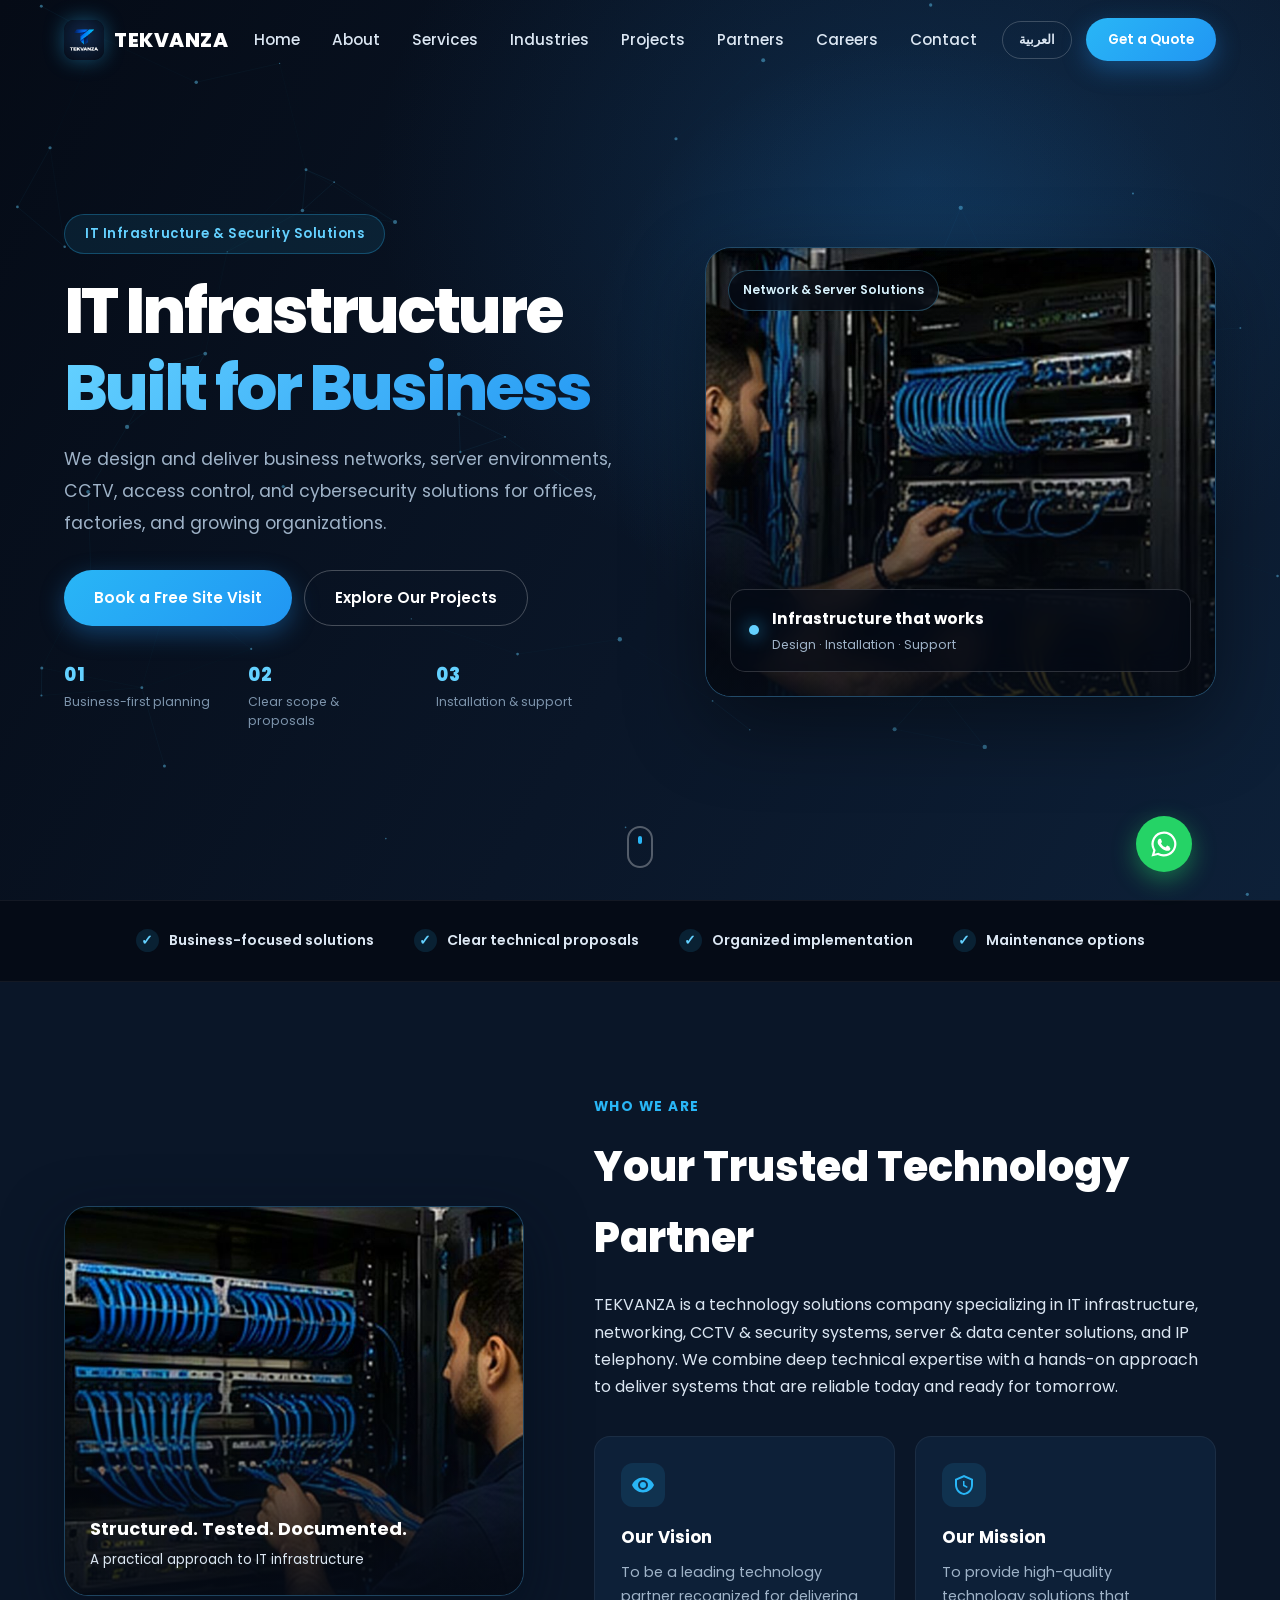
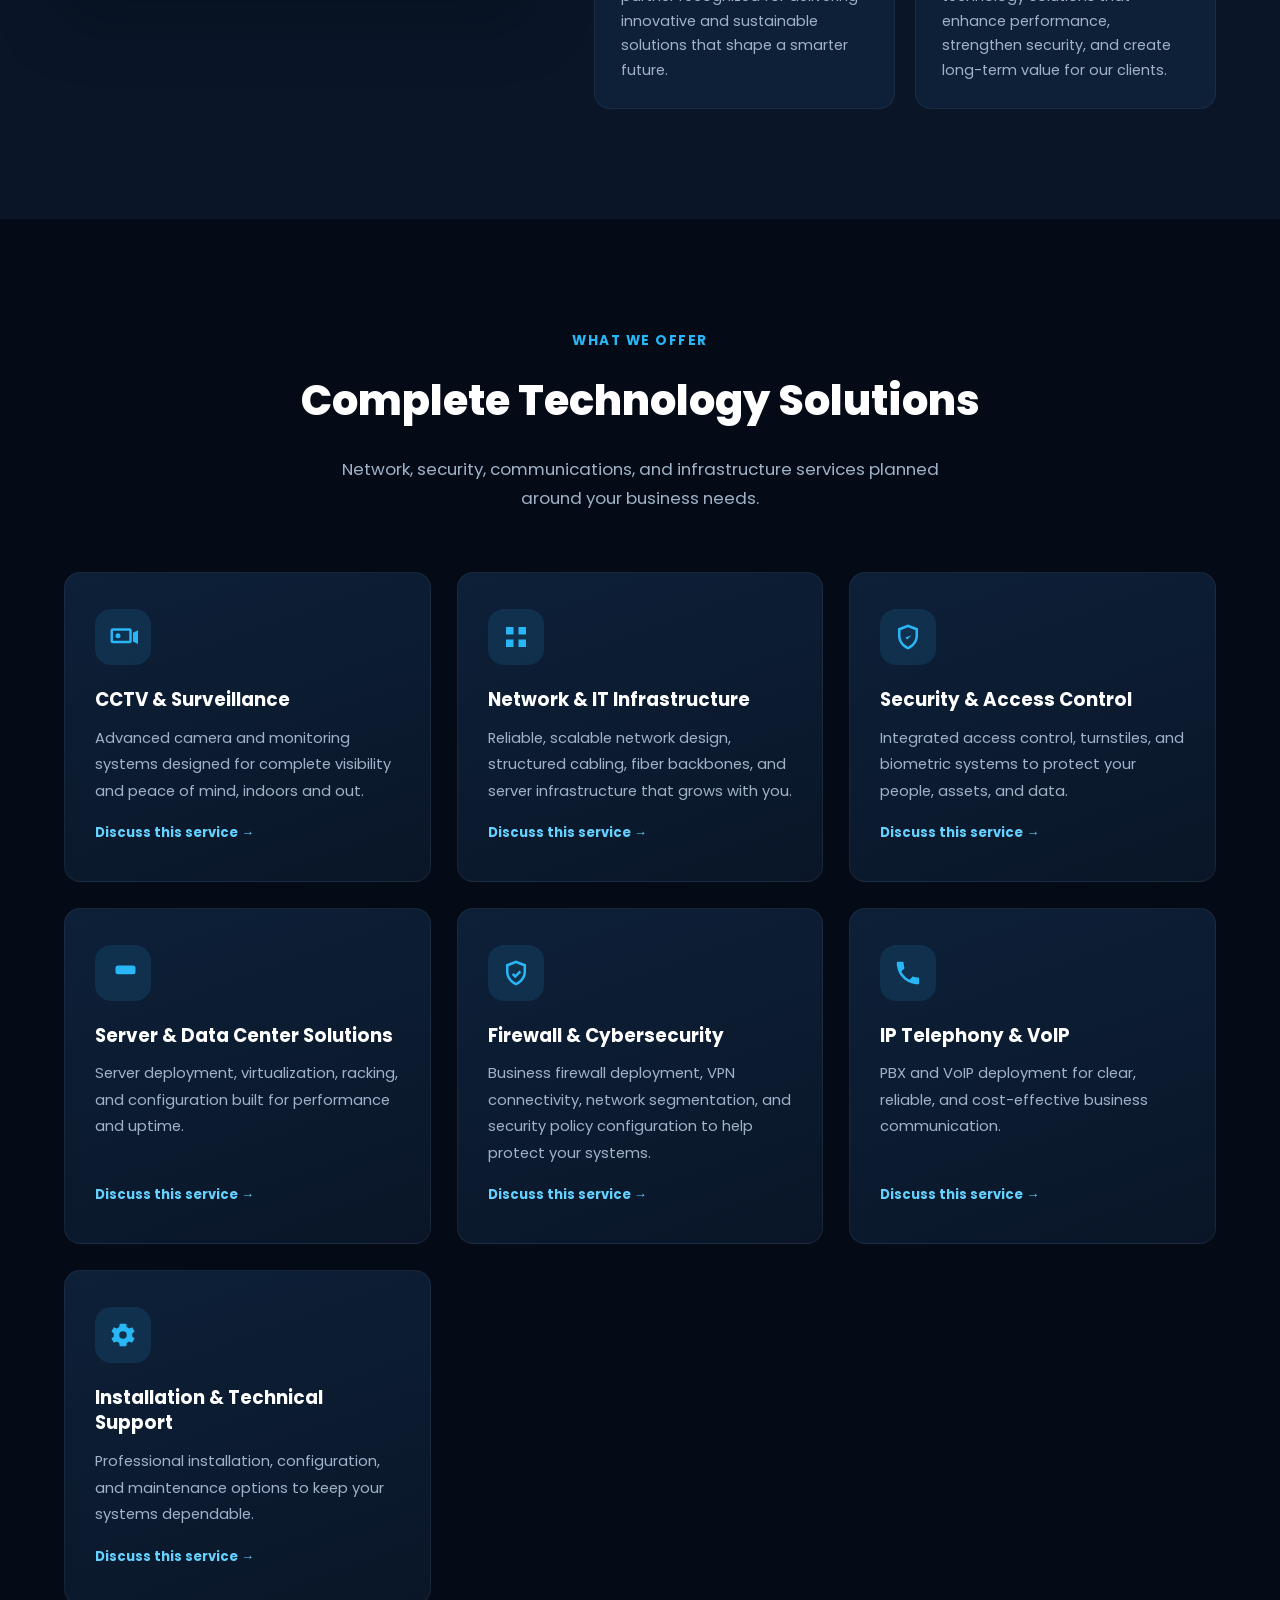
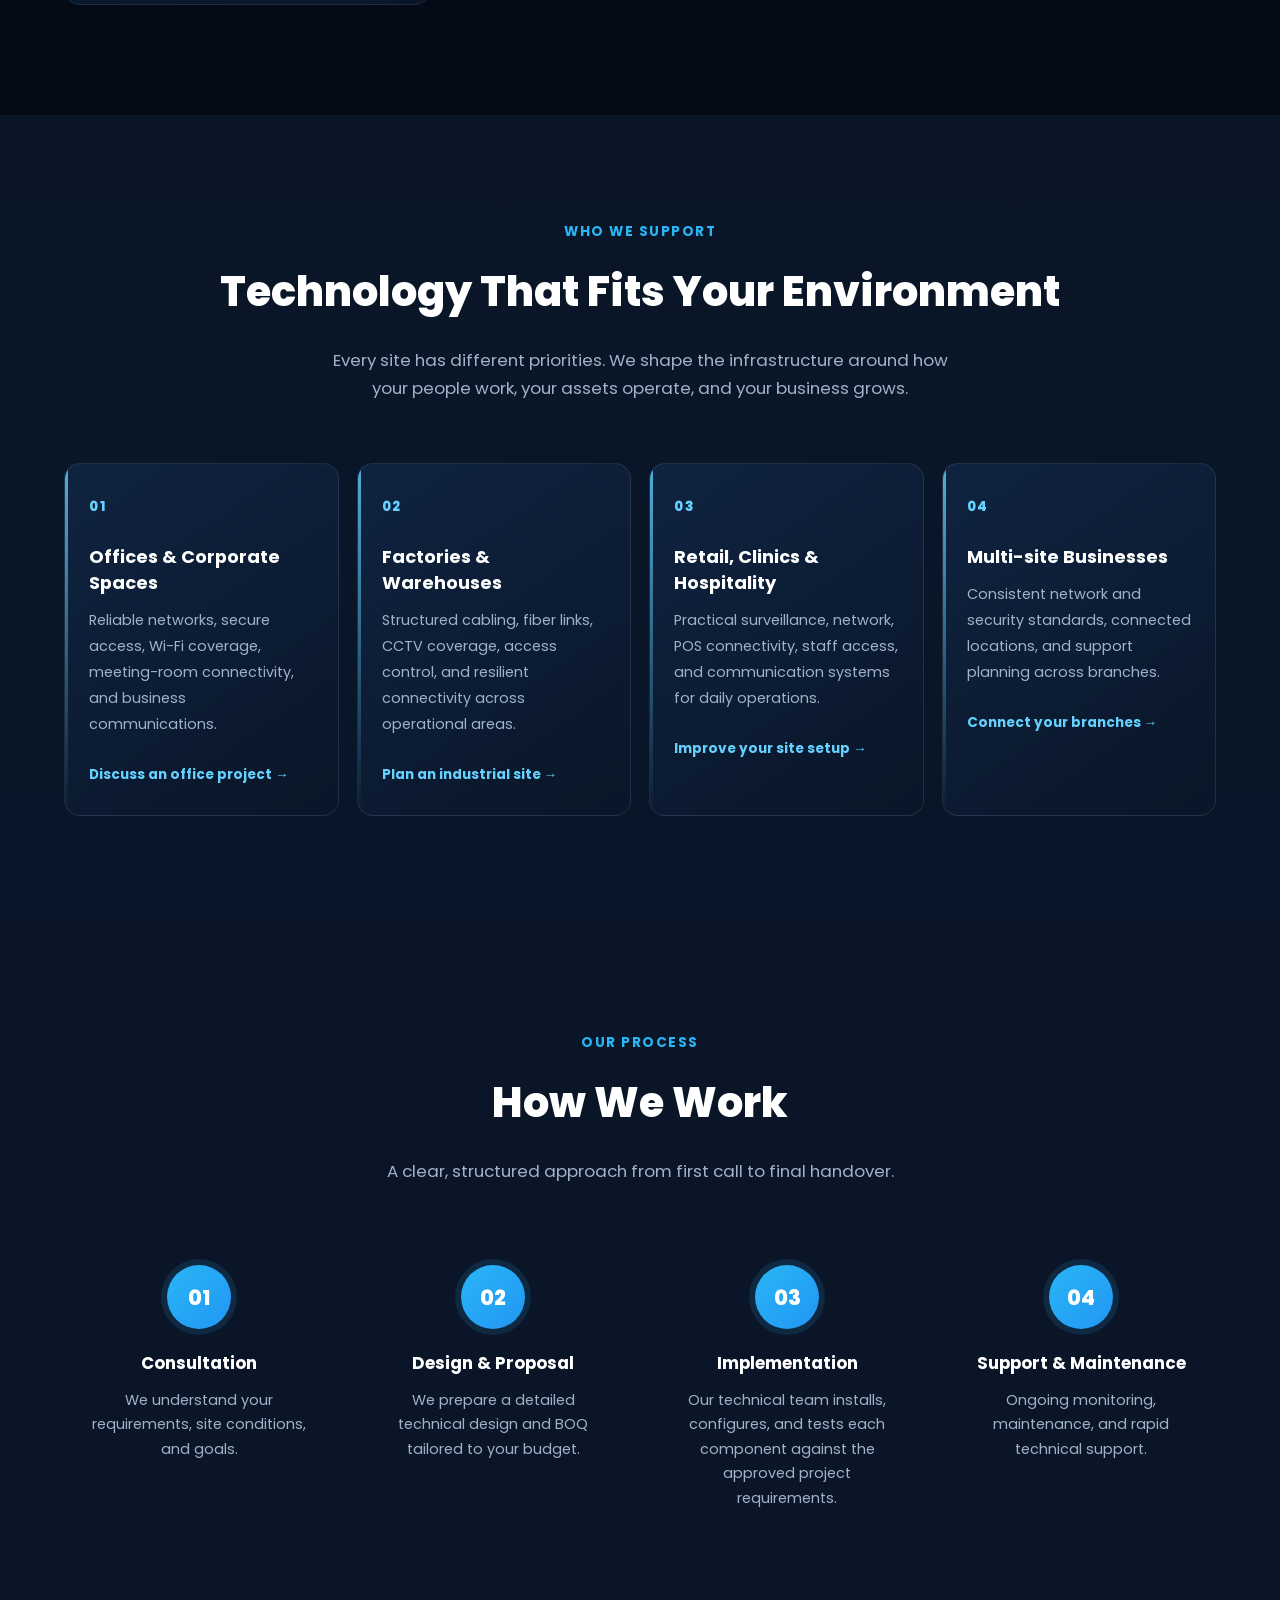
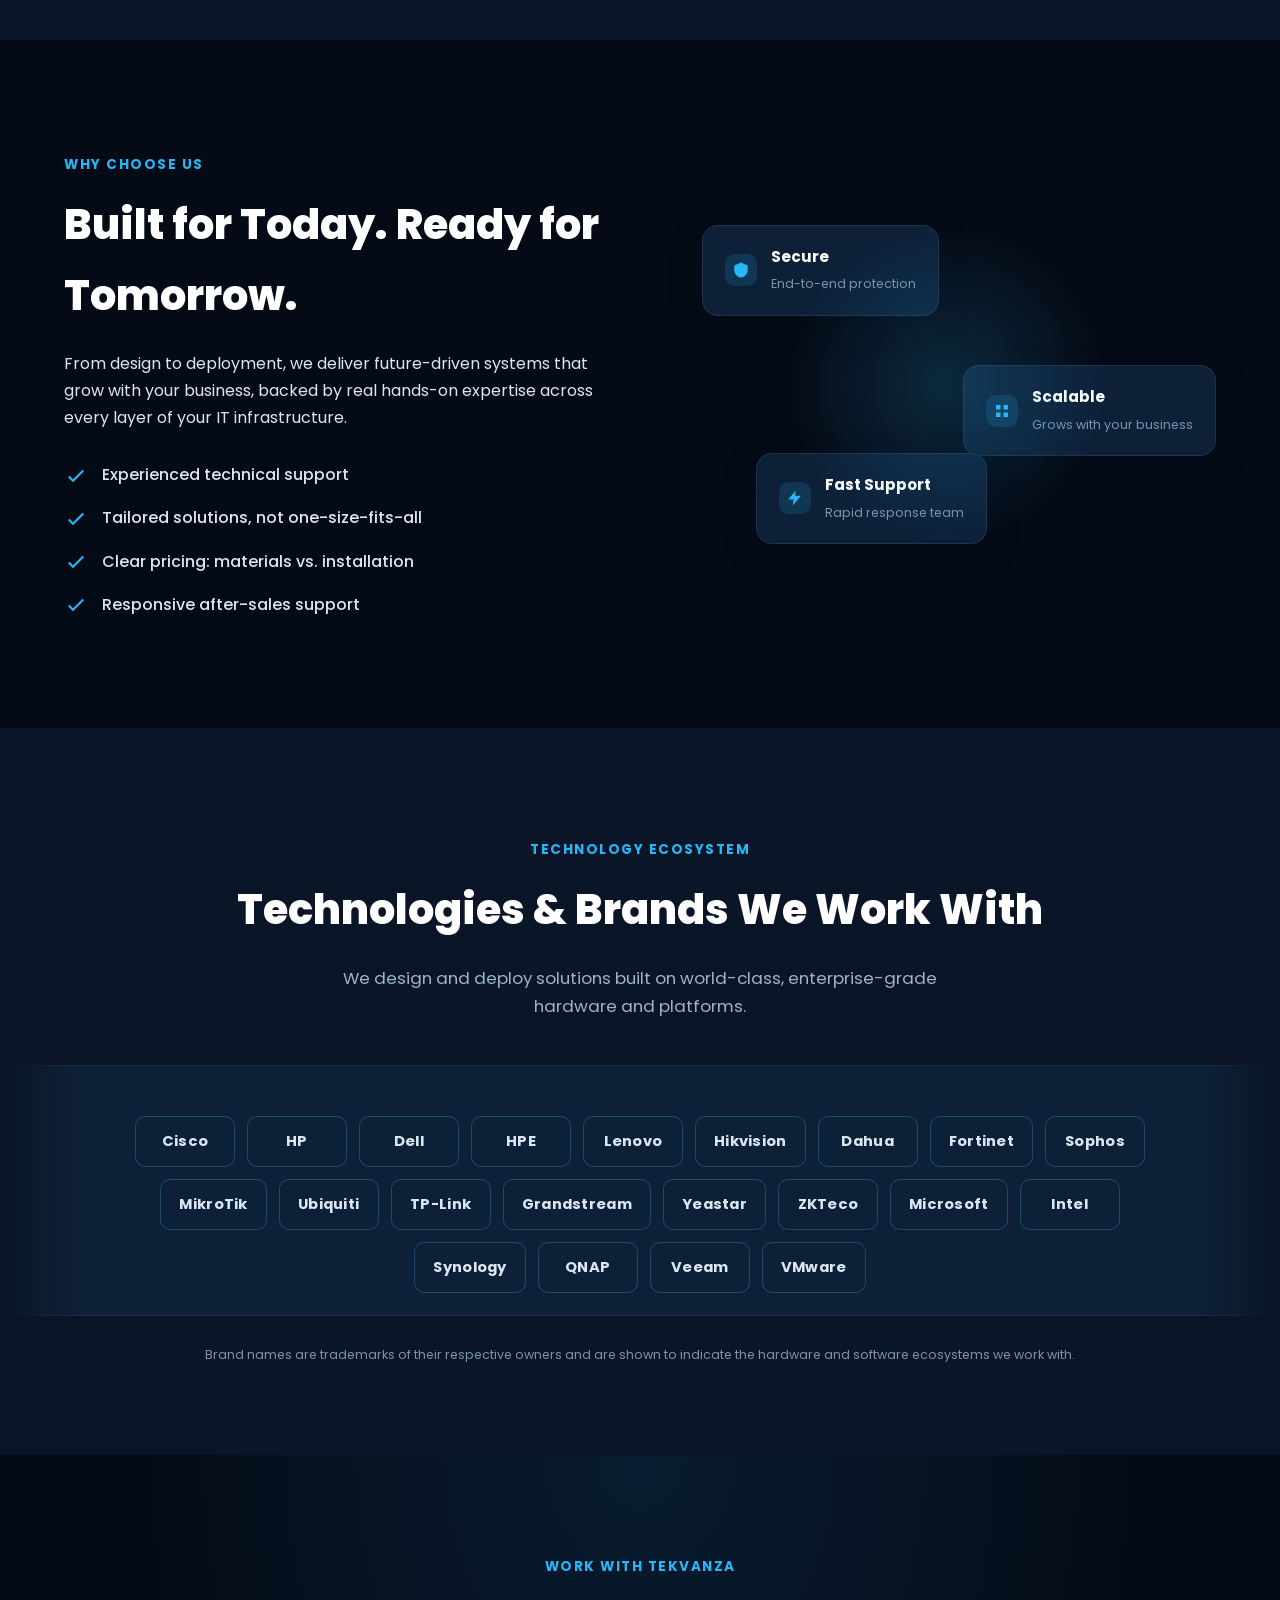
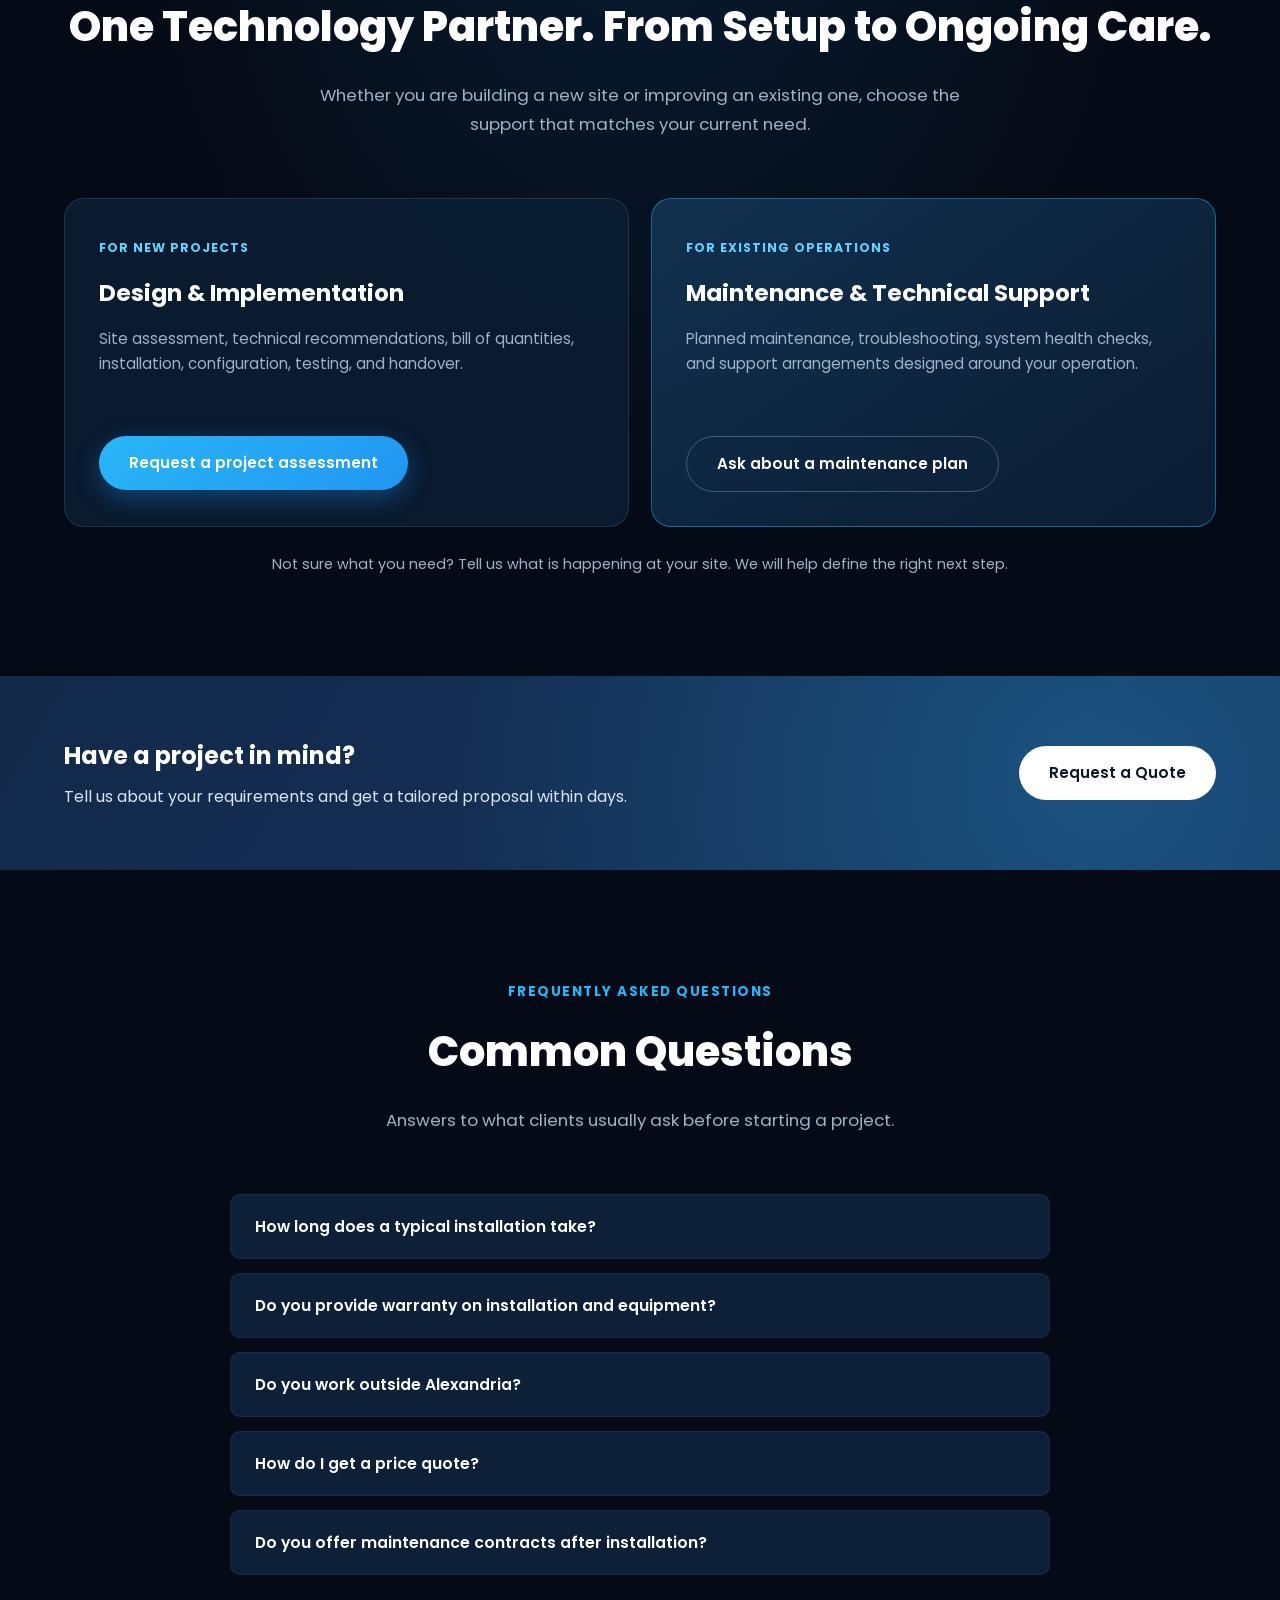
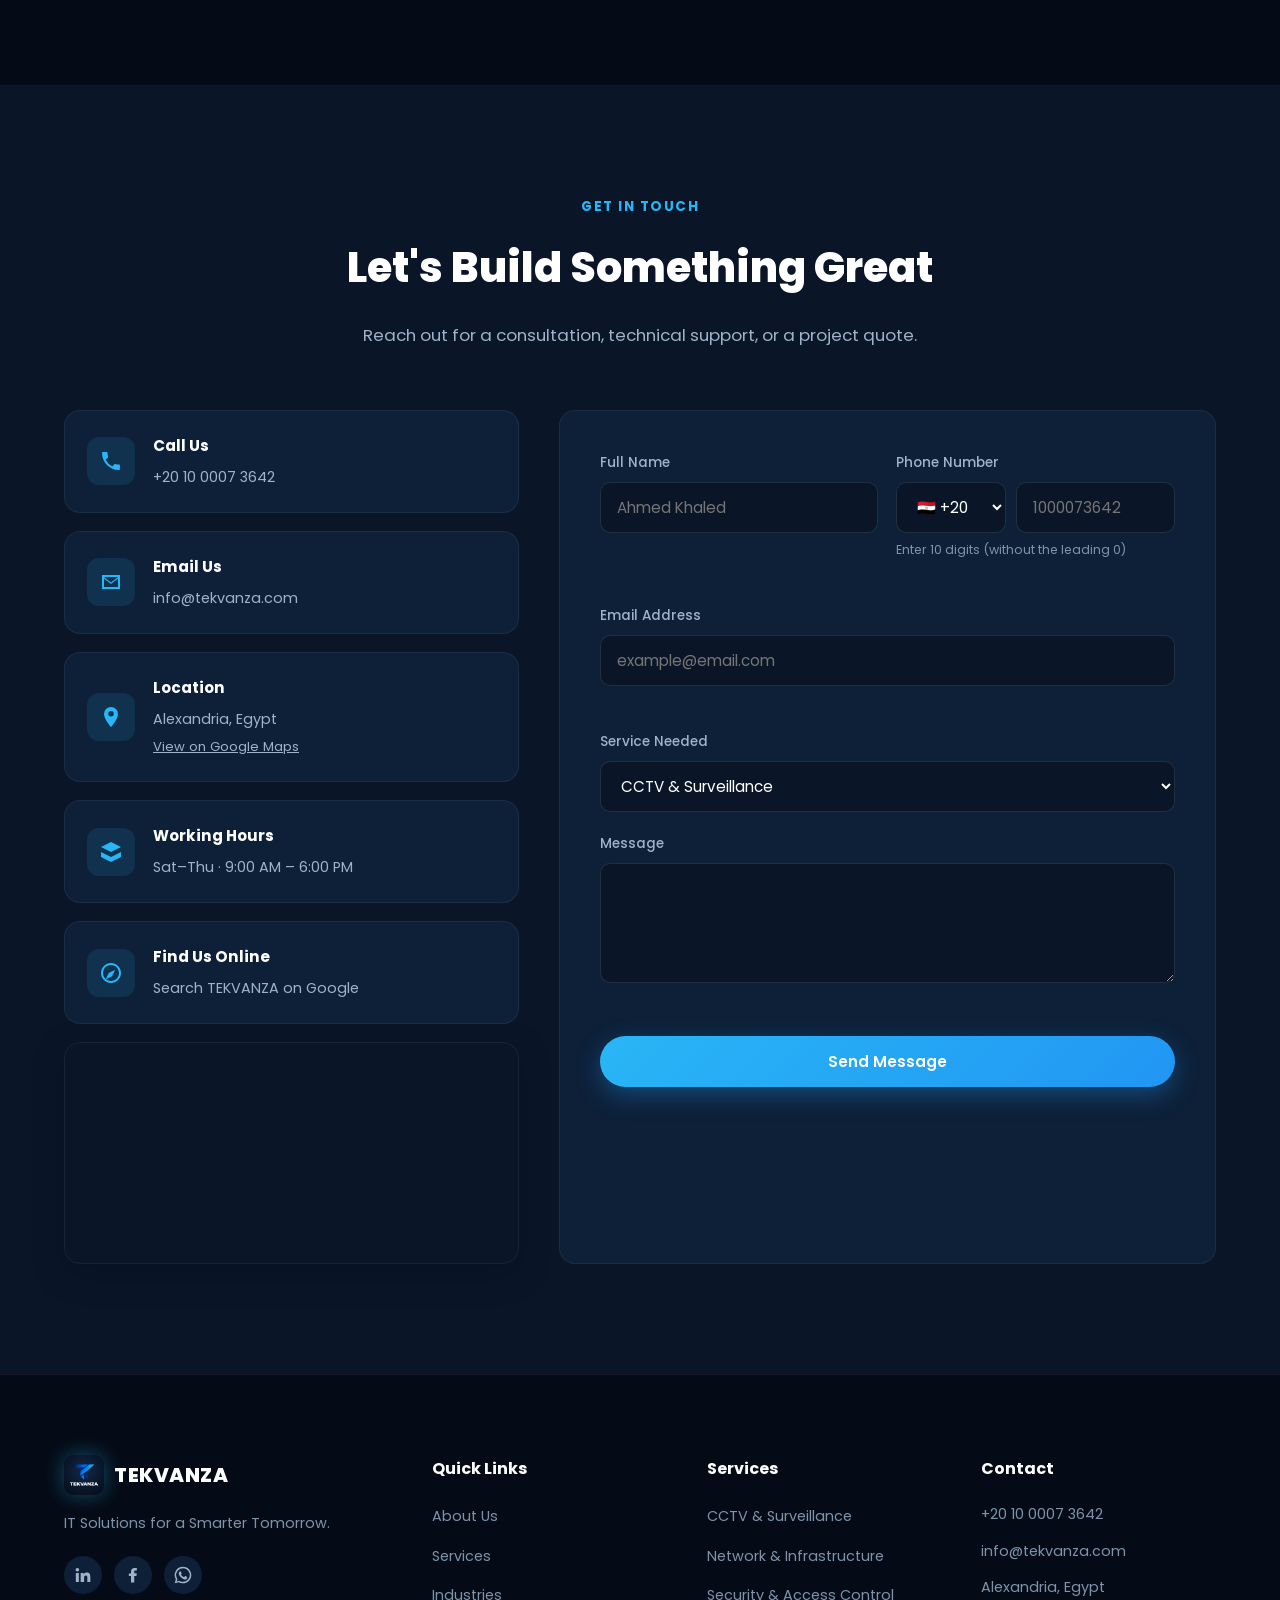
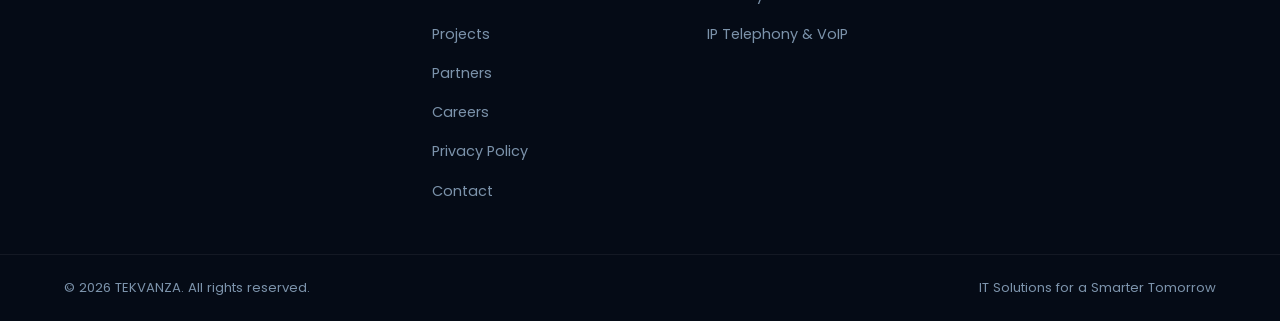
<file: index.html>
<!DOCTYPE html>

<html id="htmlRoot" lang="en">
<head>
<meta charset="utf-8"/>
<meta content="width=device-width, initial-scale=1.0" name="viewport"/>
<title>TEKVANZA | IT Infrastructure &amp; Network Solutions in Alexandria</title>
<meta content="TEKVANZA provides business IT infrastructure services across Alexandria, Egypt, including structured cabling, networking, CCTV, access control, servers, firewalls and technical support." name="description"/>
<link href="https://titan-5807.github.io/tekvanza/" rel="canonical"/>
<link href="assets/favicon.ico" rel="icon" sizes="any"/>
<link href="assets/favicon-32x32.png" rel="icon" sizes="32x32" type="image/png"/>
<link href="assets/favicon-16x16.png" rel="icon" sizes="16x16" type="image/png"/>
<link href="assets/apple-touch-icon.png" rel="apple-touch-icon" sizes="180x180"/>
<link href="manifest.json" rel="manifest"/>
<meta content="#071630" name="theme-color"/>
<meta content="website" property="og:type"/>
<meta content="https://titan-5807.github.io/tekvanza/" property="og:url"/>
<meta content="TEKVANZA | IT Infrastructure &amp; Network Solutions in Alexandria" property="og:title"/>
<meta content="TEKVANZA delivers business IT infrastructure in Alexandria, Egypt: structured cabling, enterprise networking, CCTV, access control, servers, firewalls and technical support." property="og:description"/>
<meta content="https://titan-5807.github.io/tekvanza/assets/og-tekvanza.jpg" property="og:image"/>
<meta content="en_US" property="og:locale"/>
<meta content="TEKVANZA" property="og:site_name"/>
<meta content="summary_large_image" name="twitter:card"/>
<meta content="TEKVANZA | IT Infrastructure &amp; Network Solutions in Alexandria" name="twitter:title"/>
<meta content="TEKVANZA delivers business IT infrastructure in Alexandria, Egypt: structured cabling, enterprise networking, CCTV, access control, servers, firewalls and technical support." name="twitter:description"/>
<meta content="https://titan-5807.github.io/tekvanza/assets/og-tekvanza.jpg" name="twitter:image"/>
<link href="https://fonts.googleapis.com" rel="preconnect"/>
<link crossorigin="" href="https://fonts.gstatic.com" rel="preconnect"/>
<link href="https://fonts.googleapis.com/css2?family=Poppins:wght@400;500;600;700;800&amp;family=Cairo:wght@400;500;600;700;800&amp;display=swap" rel="stylesheet"/>
<link href="css/style.css" rel="stylesheet"/>
<script type="application/ld+json">
{
  "@context": "https://schema.org",
  "@type": [
    "ProfessionalService",
    "Organization"
  ],
  "name": "TEKVANZA",
  "url": "https://titan-5807.github.io/tekvanza/",
  "logo": "https://titan-5807.github.io/tekvanza/assets/logo-full.jpg",
  "image": "https://titan-5807.github.io/tekvanza/assets/og-tekvanza.jpg",
  "description": "TEKVANZA delivers business IT infrastructure in Alexandria, Egypt: structured cabling, enterprise networking, CCTV, access control, servers, firewalls and technical support.",
  "email": "info@tekvanza.com",
  "telephone": "+201000073642",
  "areaServed": {
    "@type": "City",
    "name": "Alexandria, Egypt"
  },
  "contactPoint": {
    "@type": "ContactPoint",
    "contactType": "sales and general enquiries",
    "email": "info@tekvanza.com",
    "telephone": "+201000073642",
    "availableLanguage": [
      "English",
      "Arabic"
    ]
  },
  "knowsAbout": [
    "IT infrastructure",
    "structured cabling",
    "enterprise networking",
    "CCTV surveillance",
    "access control",
    "server rooms",
    "firewall deployment",
    "IP telephony",
    "technical support"
  ]
}
</script>
<!-- Analytics is intentionally disabled until the property owner and privacy/consent setup are confirmed. -->
<meta content="index,follow,max-image-preview:large,max-snippet:-1,max-video-preview:-1" name="robots"/><meta content="1200" property="og:image:width"/><meta content="630" property="og:image:height"/><meta content="image/jpeg" property="og:image:type"/><meta content="TEKVANZA — IT Solutions for a Smarter Tomorrow" property="og:image:alt"/><meta content="TEKVANZA — IT Solutions for a Smarter Tomorrow" name="twitter:image:alt"/></head>
<body>
<div class="preloader" id="preloader">
<div class="loader-logo"><img alt="TEKVANZA" src="assets/logo-icon.jpg"/></div>
</div>
<header class="header" id="header">
<div class="container header-inner">
<a class="brand" href="index.html">
<img alt="TEKVANZA Logo" class="brand-logo" src="assets/logo-icon.jpg"/>
<span class="brand-text">TEKVANZA</span>
</a>
<nav class="nav" id="mainNav">
<ul>
<li><a data-ar="الرئيسية" data-en="Home" href="index.html#home">Home</a></li>
<li><a data-ar="من نحن" data-en="About" href="index.html#about">About</a></li>
<li><a data-ar="خدماتنا" data-en="Services" href="index.html#services">Services</a></li>
<li><a data-ar="القطاعات" data-en="Industries" href="index.html#industries">Industries</a></li>
<li><a data-ar="مشاريعنا" data-en="Projects" href="projects.html">Projects</a></li>
<li><a data-ar="منظومة التقنيات" data-en="Partners" href="index.html#partners">Partners</a></li>
<li><a data-ar="وظائف" data-en="Careers" href="careers.html">Careers</a></li>
<li><a data-ar="تواصل معنا" data-en="Contact" href="index.html#contact">Contact</a></li>
</ul>
</nav>
<div class="header-actions">
<button aria-label="Switch language" class="lang-toggle" id="langToggle"><span id="langLabel">العربية</span></button>
<a class="btn btn-primary btn-sm" data-ar="اطلب عرض سعر" data-en="Get a Quote" href="index.html#contact">Get a Quote</a>
<button aria-label="Menu" class="burger" id="burger"><span></span><span></span><span></span></button>
</div>
</div>
</header>
<section class="hero" id="home">
<canvas id="networkCanvas"></canvas>
<div class="hero-glow"></div>
<div class="container hero-inner">
<div class="hero-copy">
<div class="hero-badge" data-ar="حلول البنية التحتية وأمن المعلومات" data-en="IT Infrastructure &amp; Security Solutions">IT Infrastructure &amp; Security Solutions</div>
<h1 class="hero-title">
<span data-ar="بنية تحتية تقنية" data-en="IT Infrastructure">IT Infrastructure</span>
<span class="accent" data-ar="مصممة للأعمال" data-en="Built for Business">Built for Business</span>
</h1>
<p class="hero-subtitle" data-ar="نصمم وننفذ شبكات الأعمال وبيئات السيرفرات وأنظمة المراقبة والتحكم في الدخول وحلول الأمن السيبراني للمكاتب والمصانع والمنشآت النامية." data-en="We design and deliver business networks, server environments, CCTV, access control, and cybersecurity solutions for offices, factories, and growing organizations.">We design and deliver business networks, server environments, CCTV, access control, and cybersecurity solutions for offices, factories, and growing organizations.</p>
<div class="hero-cta">
<a class="btn btn-primary" data-ar="احجز معاينة مجانية للموقع" data-en="Book a Free Site Visit" href="#contact">Book a Free Site Visit</a>
<a class="btn btn-outline" data-ar="استكشف مشاريعنا" data-en="Explore Our Projects" href="projects.html">Explore Our Projects</a>
</div>
<div class="hero-stats hero-proof-points">
<div class="hstat"><span class="proof-mark">01</span><small data-ar="تخطيط يبدأ من احتياج العمل" data-en="Business-first planning">Business-first planning</small></div>
<div class="hstat"><span class="proof-mark">02</span><small data-ar="نطاق عمل وعروض فنية واضحة" data-en="Clear scope &amp; proposals">Clear scope &amp; proposals</small></div>
<div class="hstat"><span class="proof-mark">03</span><small data-ar="تنفيذ ودعم فني" data-en="Installation &amp; support">Installation &amp; support</small></div>
</div>
</div>
<div aria-label="Network infrastructure installation" class="hero-visual">
<img alt="Technician working on an organized network rack" decoding="async" fetchpriority="high" src="assets/projects/project-server-room.jpg"/>
<div class="hero-visual-shade"></div>
<div class="hero-visual-caption"><span class="hero-caption-dot"></span><div><strong data-ar="بنية تقنية يعتمد عليها" data-en="Infrastructure that works">Infrastructure that works</strong><small data-ar="تصميم · تنفيذ · دعم فني" data-en="Design · Installation · Support">Design · Installation · Support</small></div></div>
<div class="hero-visual-tag" data-ar="الشبكات وحلول السيرفرات" data-en="Network &amp; Server Solutions">Network &amp; Server Solutions</div>
</div>
</div>
<div class="scroll-indicator"><span></span></div>
</section>
<section class="trust-strip">
<div class="container trust-grid">
<div class="trust-item"><span class="trust-dot">✓</span><span data-ar="حلول تناسب طبيعة نشاطك" data-en="Business-focused solutions">Business-focused solutions</span></div>
<div class="trust-item"><span class="trust-dot">✓</span><span data-ar="عروض فنية واضحة" data-en="Clear technical proposals">Clear technical proposals</span></div>
<div class="trust-item"><span class="trust-dot">✓</span><span data-ar="تنفيذ منظم ومدروس" data-en="Organized implementation">Organized implementation</span></div>
<div class="trust-item"><span class="trust-dot">✓</span><span data-ar="خيارات للصيانة والمتابعة" data-en="Maintenance options">Maintenance options</span></div>
</div>
</section>
<section class="about" id="about">
<div class="container about-grid">
<div class="about-visual about-photo-visual">
<figure class="about-photo-frame">
<img alt="Structured cabling and patch panel installation" decoding="async" loading="lazy" src="assets/projects/project-cabling.jpg"/>
<figcaption><strong data-ar="تمديدات منظمة. اختبار. توثيق." data-en="Structured. Tested. Documented.">Structured. Tested. Documented.</strong><span data-ar="منهج عملي لتنفيذ البنية التحتية التقنية" data-en="A practical approach to IT infrastructure">A practical approach to IT infrastructure</span></figcaption>
</figure>
</div>
<div class="about-content">
<span class="section-tag" data-ar="من نحن" data-en="Who We Are">Who We Are</span>
<h2 data-ar="شريكك التقني الموثوق" data-en="Your Trusted Technology Partner">Your Trusted Technology Partner</h2>
<p data-ar="TEKVANZA شركة متخصصة في تقديم حلول تقنية متكاملة تشمل البنية التحتية لتكنولوجيا المعلومات، الشبكات، أنظمة المراقبة والأمان، حلول السيرفرات ومراكز البيانات، وأنظمة الاتصالات (IP Telephony). نجمع بين الخبرة التقنية العميقة والتنفيذ الاحترافي لنقدم أنظمة موثوقة اليوم وجاهزة للمستقبل." data-en="TEKVANZA is a technology solutions company specializing in IT infrastructure, networking, CCTV &amp; security systems, server &amp; data center solutions, and IP telephony. We combine deep technical expertise with a hands-on approach to deliver systems that are reliable today and ready for tomorrow.">TEKVANZA is a technology solutions company specializing in IT infrastructure, networking, CCTV &amp; security systems, server &amp; data center solutions, and IP telephony. We combine deep technical expertise with a hands-on approach to deliver systems that are reliable today and ready for tomorrow.</p>
<div class="vm-grid">
<div class="vm-card">
<div class="vm-icon"><svg viewbox="0 0 24 24"><path d="M12 4.5C7 4.5 2.7 7.9 1 12c1.7 4.1 6 7.5 11 7.5s9.3-3.4 11-7.5c-1.7-4.1-6-7.5-11-7.5Zm0 12.5a5 5 0 1 1 0-10 5 5 0 0 1 0 10Zm0-2a3 3 0 1 0 0-6 3 3 0 0 0 0 6Z"></path></svg></div>
<h4 data-ar="رؤيتنا" data-en="Our Vision">Our Vision</h4>
<p data-ar="أن نكون الشريك التقني الأول المعروف بتقديم حلول مبتكرة ومستدامة تصنع مستقبلاً أذكى." data-en="To be a leading technology partner recognized for delivering innovative and sustainable solutions that shape a smarter future.">To be a leading technology partner recognized for delivering innovative and sustainable solutions that shape a smarter future.</p>
</div>
<div class="vm-card">
<div class="vm-icon"><svg viewbox="0 0 24 24"><path d="M12 2 3 6v6c0 5 3.8 9.4 9 10 5.2-.6 9-5 9-10V6l-9-4Zm0 2.2 7 3.1v4.7c0 4-2.9 7.4-7 8-4.1-.6-7-4-7-8V7.3l7-3.1ZM11 8v5l4 2 .7-1.3-3.2-1.9V8H11Z"></path></svg></div>
<h4 data-ar="رسالتنا" data-en="Our Mission">Our Mission</h4>
<p data-ar="تقديم حلول تقنية عالية الجودة تعزز الأداء، وتقوّي الأمان، وتخلق قيمة طويلة المدى لعملائنا." data-en="To provide high-quality technology solutions that enhance performance, strengthen security, and create long-term value for our clients.">To provide high-quality technology solutions that enhance performance, strengthen security, and create long-term value for our clients.</p>
</div>
</div>
</div>
</div>
</section>
<section class="services" id="services">
<div class="container">
<div class="section-head">
<span class="section-tag center" data-ar="ماذا نقدم" data-en="What We Offer">What We Offer</span>
<h2 class="center" data-ar="حلول تقنية متكاملة" data-en="Complete Technology Solutions">Complete Technology Solutions</h2>
<p class="center sub" data-ar="الشبكات والأمن والاتصالات والبنية التحتية ضمن حلول مصممة وفق احتياجات عملك." data-en="Network, security, communications, and infrastructure services planned around your business needs.">Network, security, communications, and infrastructure services planned around your business needs.</p>
</div>
<div class="services-grid">
<div class="service-card"><div class="service-icon"><svg viewbox="0 0 24 24"><path d="M4 5h13a2 2 0 0 1 2 2v8a2 2 0 0 1-2 2H4a2 2 0 0 1-2-2V7a2 2 0 0 1 2-2Zm0 2v8h13V7H4Zm16 1.5 4-2v11l-4-2v-7ZM8 9a2 2 0 1 1 0 4 2 2 0 0 1 0-4Z"></path></svg></div><h3 data-ar="أنظمة المراقبة CCTV" data-en="CCTV &amp; Surveillance">CCTV &amp; Surveillance</h3><p data-ar="أنظمة كاميرات ومراقبة متطورة توفر رؤية كاملة وراحة بال داخل وخارج منشأتك." data-en="Advanced camera and monitoring systems designed for complete visibility and peace of mind, indoors and out.">Advanced camera and monitoring systems designed for complete visibility and peace of mind, indoors and out.</p><a class="service-link" data-ar="استفسر عن الخدمة ←" data-en="Discuss this service →" href="#contact">Discuss this service →</a></div>
<div class="service-card"><div class="service-icon"><svg viewbox="0 0 24 24"><path d="M4 4h6v6H4V4Zm10 0h6v6h-6V4ZM4 14h6v6H4v-6Zm10 0h6v6h-6v-6ZM10 7h4M7 10v4M17 10v4M10 17h4"></path></svg></div><h3 data-ar="الشبكات والبنية التحتية" data-en="Network &amp; IT Infrastructure">Network &amp; IT Infrastructure</h3><p data-ar="تصميم شبكات موثوقة وقابلة للتوسع، وتمديدات كابلات منظمة، وبنية تحتية للسيرفرات تنمو مع أعمالك." data-en="Reliable, scalable network design, structured cabling, fiber backbones, and server infrastructure that grows with you.">Reliable, scalable network design, structured cabling, fiber backbones, and server infrastructure that grows with you.</p><a class="service-link" data-ar="استفسر عن الخدمة ←" data-en="Discuss this service →" href="#contact">Discuss this service →</a></div>
<div class="service-card"><div class="service-icon"><svg viewbox="0 0 24 24"><path d="M12 2 4 5v6c0 5 3.4 9 8 11 4.6-2 8-6 8-11V5l-8-3Zm0 2.2 6 2.3v4.5c0 3.9-2.6 7.2-6 8.7-3.4-1.5-6-4.8-6-8.7V6.5l6-2.3ZM9.8 12.4l1.6 1.6 3.4-3.4"></path></svg></div><h3 data-ar="الأمان والتحكم بالدخول" data-en="Security &amp; Access Control">Security &amp; Access Control</h3><p data-ar="أنظمة تحكم دخول متكاملة، بوابات دوارة، وأنظمة بصمة لحماية موظفيك وأصولك وبياناتك." data-en="Integrated access control, turnstiles, and biometric systems to protect your people, assets, and data.">Integrated access control, turnstiles, and biometric systems to protect your people, assets, and data.</p><a class="service-link" data-ar="استفسر عن الخدمة ←" data-en="Discuss this service →" href="#contact">Discuss this service →</a></div>
<div class="service-card"><div class="service-icon"><svg viewbox="0 0 24 24"><path d="M6 8h16M6 8a2 2 0 0 1 2-2h12a2 2 0 0 1 2 2M6 8v3a2 2 0 0 0 2 2h12a2 2 0 0 0 2-2V8M9 19h10M11 13v6M17 13v6M9 6.5h.01M12 6.5h.01"></path></svg></div><h3 data-ar="حلول السيرفرات ومراكز البيانات" data-en="Server &amp; Data Center Solutions">Server &amp; Data Center Solutions</h3><p data-ar="تركيب السيرفرات، الفرتشوال، تجهيز الراكات، والتهيئة الكاملة لأعلى أداء واستمرارية عمل." data-en="Server deployment, virtualization, racking, and configuration built for performance and uptime.">Server deployment, virtualization, racking, and configuration built for performance and uptime.</p><a class="service-link" data-ar="استفسر عن الخدمة ←" data-en="Discuss this service →" href="#contact">Discuss this service →</a></div>
<div class="service-card"><div class="service-icon"><svg viewbox="0 0 24 24"><path d="M12 2 4 5v6c0 5 3.4 9 8 11 4.6-2 8-6 8-11V5l-8-3Zm0 2.2 6 2.3v4.5c0 3.9-2.6 7.2-6 8.7-3.4-1.5-6-4.8-6-8.7V6.5l6-2.3ZM10 12l1.4 1.4L14.8 10l1.4 1.4-4.8 4.8L8.6 13.4 10 12Z"></path></svg></div><h3 data-ar="الجدران النارية والأمن السيبراني" data-en="Firewall &amp; Cybersecurity">Firewall &amp; Cybersecurity</h3><p data-ar="تركيب الجدران النارية للشركات، وربط VPN، وتقسيم الشبكات، وتهيئة سياسات الحماية للمساعدة في تأمين أنظمتك." data-en="Business firewall deployment, VPN connectivity, network segmentation, and security policy configuration to help protect your systems.">Business firewall deployment, VPN connectivity, network segmentation, and security policy configuration to help protect your systems.</p><a class="service-link" data-ar="استفسر عن الخدمة ←" data-en="Discuss this service →" href="#contact">Discuss this service →</a></div>
<div class="service-card"><div class="service-icon"><svg viewbox="0 0 24 24"><path d="M6.6 10.8a15.9 15.9 0 0 0 6.6 6.6l2.2-2.2c.3-.3.7-.4 1-.2 1.1.4 2.3.6 3.5.6.6 0 1 .4 1 1V20c0 .6-.4 1-1 1C10.6 21 3 13.4 3 4c0-.6.4-1 1-1h3.5c.6 0 1 .4 1 1 0 1.2.2 2.4.6 3.5.1.3 0 .7-.2 1L6.6 10.8Z"></path></svg></div><h3 data-ar="أنظمة الاتصالات IP Telephony" data-en="IP Telephony &amp; VoIP">IP Telephony &amp; VoIP</h3><p data-ar="تركيب أنظمة PBX وVoIP لاتصالات واضحة وموثوقة واقتصادية لعملك." data-en="PBX and VoIP deployment for clear, reliable, and cost-effective business communication.">PBX and VoIP deployment for clear, reliable, and cost-effective business communication.</p><a class="service-link" data-ar="استفسر عن الخدمة ←" data-en="Discuss this service →" href="#contact">Discuss this service →</a></div>
<div class="service-card"><div class="service-icon"><svg viewbox="0 0 24 24"><path d="M12 15a3 3 0 1 0 0-6 3 3 0 0 0 0 6Zm7.4-3a7.4 7.4 0 0 1-.1 1.2l2 1.6-2 3.4-2.3-1a7.6 7.6 0 0 1-2 1.2L14.6 21H9.4l-.4-2.6a7.6 7.6 0 0 1-2-1.2l-2.3 1-2-3.4 2-1.6A7.4 7.4 0 0 1 4.6 12c0-.4 0-.8.1-1.2l-2-1.6 2-3.4 2.3 1c.6-.5 1.3-.9 2-1.2L9.4 3h5.2l.4 2.6c.7.3 1.4.7 2 1.2l2.3-1 2 3.4-2 1.6c.1.4.1.8.1 1.2Z"></path></svg></div><h3 data-ar="التركيب والدعم الفني" data-en="Installation &amp; Technical Support">Installation &amp; Technical Support</h3><p data-ar="تركيب احترافي وتهيئة كاملة مع خيارات صيانة تساعد على استقرار أنظمتك." data-en="Professional installation, configuration, and maintenance options to keep your systems dependable.">Professional installation, configuration, and maintenance options to keep your systems dependable.</p><a class="service-link" data-ar="استفسر عن الخدمة ←" data-en="Discuss this service →" href="#contact">Discuss this service →</a></div>
</div>
</div>
</section>
<section class="industries" id="industries">
<div class="container">
<div class="section-head">
<span class="section-tag center" data-ar="القطاعات التي نخدمها" data-en="Who We Support">Who We Support</span>
<h2 class="center" data-ar="حلول تقنية تناسب طبيعة منشأتك" data-en="Technology That Fits Your Environment">Technology That Fits Your Environment</h2>
<p class="center sub" data-ar="لكل منشأة أولويات مختلفة. نصمم البنية التقنية وفق طريقة عمل فريقك وطبيعة أصولك وخطط نمو نشاطك." data-en="Every site has different priorities. We shape the infrastructure around how your people work, your assets operate, and your business grows.">Every site has different priorities. We shape the infrastructure around how your people work, your assets operate, and your business grows.</p>
</div>
<div class="industry-grid">
<article class="industry-card"><span class="industry-index">01</span><h3 data-ar="المكاتب ومقار الشركات" data-en="Offices &amp; Corporate Spaces">Offices &amp; Corporate Spaces</h3><p data-ar="شبكات مستقرة، وتأمين الدخول، وتغطية Wi-Fi، وربط قاعات الاجتماعات، وأنظمة اتصالات الأعمال." data-en="Reliable networks, secure access, Wi-Fi coverage, meeting-room connectivity, and business communications.">Reliable networks, secure access, Wi-Fi coverage, meeting-room connectivity, and business communications.</p><a data-ar="ناقش مشروع مكتبك ←" data-en="Discuss an office project →" href="#contact">Discuss an office project →</a></article>
<article class="industry-card"><span class="industry-index">02</span><h3 data-ar="المصانع والمخازن" data-en="Factories &amp; Warehouses">Factories &amp; Warehouses</h3><p data-ar="تمديدات منظمة، وربط فايبر، وتغطية كاميرات، وتحكم في الدخول، واتصال يعتمد عليه في مناطق التشغيل." data-en="Structured cabling, fiber links, CCTV coverage, access control, and resilient connectivity across operational areas.">Structured cabling, fiber links, CCTV coverage, access control, and resilient connectivity across operational areas.</p><a data-ar="خطط لتجهيز موقع صناعي ←" data-en="Plan an industrial site →" href="#contact">Plan an industrial site →</a></article>
<article class="industry-card"><span class="industry-index">03</span><h3 data-ar="التجزئة والعيادات والضيافة" data-en="Retail, Clinics &amp; Hospitality">Retail, Clinics &amp; Hospitality</h3><p data-ar="أنظمة مراقبة وشبكات وربط نقاط البيع والتحكم في دخول العاملين والاتصالات لدعم التشغيل اليومي." data-en="Practical surveillance, network, POS connectivity, staff access, and communication systems for daily operations.">Practical surveillance, network, POS connectivity, staff access, and communication systems for daily operations.</p><a data-ar="طوّر تجهيزات منشأتك ←" data-en="Improve your site setup →" href="#contact">Improve your site setup →</a></article>
<article class="industry-card"><span class="industry-index">04</span><h3 data-ar="الشركات متعددة الفروع" data-en="Multi-site Businesses">Multi-site Businesses</h3><p data-ar="معايير موحدة للشبكات والأمان، وربط الفروع، وتخطيط الدعم الفني عبر المواقع المختلفة." data-en="Consistent network and security standards, connected locations, and support planning across branches.">Consistent network and security standards, connected locations, and support planning across branches.</p><a data-ar="اربط فروع شركتك ←" data-en="Connect your branches →" href="#contact">Connect your branches →</a></article>
</div>
</div>
</section>
<section class="process" id="process">
<div class="container">
<div class="section-head">
<span class="section-tag center" data-ar="آلية العمل" data-en="Our Process">Our Process</span>
<h2 class="center" data-ar="كيف نعمل" data-en="How We Work">How We Work</h2>
<p class="center sub" data-ar="منهجية واضحة ومنظمة من أول اتصال وحتى التسليم النهائي." data-en="A clear, structured approach from first call to final handover.">A clear, structured approach from first call to final handover.</p>
</div>
<div class="process-grid">
<div class="process-step"><div class="step-num">01</div><h4 data-ar="الاستشارة" data-en="Consultation">Consultation</h4><p data-ar="نفهم متطلباتك وطبيعة الموقع وأهدافك." data-en="We understand your requirements, site conditions, and goals.">We understand your requirements, site conditions, and goals.</p></div>
<div class="process-step"><div class="step-num">02</div><h4 data-ar="التصميم والعرض" data-en="Design &amp; Proposal">Design &amp; Proposal</h4><p data-ar="نجهز تصميماً تقنياً وBOQ تفصيلي يتناسب مع ميزانيتك." data-en="We prepare a detailed technical design and BOQ tailored to your budget.">We prepare a detailed technical design and BOQ tailored to your budget.</p></div>
<div class="process-step"><div class="step-num">03</div><h4 data-ar="التنفيذ" data-en="Implementation">Implementation</h4><p data-ar="يقوم فريقنا الفني بتركيب وتهيئة واختبار كل مكون وفق متطلبات المشروع المعتمدة." data-en="Our technical team installs, configures, and tests each component against the approved project requirements.">Our technical team installs, configures, and tests each component against the approved project requirements.</p></div>
<div class="process-step"><div class="step-num">04</div><h4 data-ar="الدعم والصيانة" data-en="Support &amp; Maintenance">Support &amp; Maintenance</h4><p data-ar="متابعة مستمرة، صيانة دورية، ودعم فني سريع." data-en="Ongoing monitoring, maintenance, and rapid technical support.">Ongoing monitoring, maintenance, and rapid technical support.</p></div>
</div>
</div>
</section>
<section class="why" id="why">
<div class="container why-grid">
<div class="why-content">
<span class="section-tag" data-ar="لماذا تختارنا" data-en="Why Choose Us">Why Choose Us</span>
<h2 data-ar="بُني لليوم. جاهز للغد." data-en="Built for Today. Ready for Tomorrow.">Built for Today. Ready for Tomorrow.</h2>
<p data-ar="من التصميم إلى التنفيذ، نقدم أنظمة تواكب المستقبل وتنمو مع أعمالك، مدعومة بخبرة عملية حقيقية في كل طبقة من طبقات بنيتك التحتية." data-en="From design to deployment, we deliver future-driven systems that grow with your business, backed by real hands-on expertise across every layer of your IT infrastructure.">From design to deployment, we deliver future-driven systems that grow with your business, backed by real hands-on expertise across every layer of your IT infrastructure.</p>
<ul class="why-list">
<li><svg viewbox="0 0 24 24"><path d="m9 16.2-3.5-3.5L4 14.2l5 5 11-11-1.5-1.5L9 16.2Z"></path></svg><span data-ar="دعم فني بخبرة عملية" data-en="Experienced technical support">Experienced technical support</span></li>
<li><svg viewbox="0 0 24 24"><path d="m9 16.2-3.5-3.5L4 14.2l5 5 11-11-1.5-1.5L9 16.2Z"></path></svg><span data-ar="حلول مخصصة تناسب احتياجك الفعلي" data-en="Tailored solutions, not one-size-fits-all">Tailored solutions, not one-size-fits-all</span></li>
<li><svg viewbox="0 0 24 24"><path d="m9 16.2-3.5-3.5L4 14.2l5 5 11-11-1.5-1.5L9 16.2Z"></path></svg><span data-ar="فصل واضح بين تكلفة التوريد والتركيب" data-en="Clear pricing: materials vs. installation">Clear pricing: materials vs. installation</span></li>
<li><svg viewbox="0 0 24 24"><path d="m9 16.2-3.5-3.5L4 14.2l5 5 11-11-1.5-1.5L9 16.2Z"></path></svg><span data-ar="دعم فني سريع بعد التركيب" data-en="Responsive after-sales support">Responsive after-sales support</span></li>
</ul>
</div>
<div class="why-visual">
<div class="floating-card fc-1"><svg viewbox="0 0 24 24"><path d="M12 2 3 6v6c0 5 3.8 9.4 9 10 5.2-.6 9-5 9-10V6l-9-4Z"></path></svg><div><strong data-ar="آمن" data-en="Secure">Secure</strong><small data-ar="حماية شاملة" data-en="End-to-end protection">End-to-end protection</small></div></div>
<div class="floating-card fc-2"><svg viewbox="0 0 24 24"><path d="M4 4h6v6H4V4Zm10 0h6v6h-6V4ZM4 14h6v6H4v-6Zm10 0h6v6h-6v-6Z"></path></svg><div><strong data-ar="قابل للتوسع" data-en="Scalable">Scalable</strong><small data-ar="ينمو مع أعمالك" data-en="Grows with your business">Grows with your business</small></div></div>
<div class="floating-card fc-3"><svg viewbox="0 0 24 24"><path d="M13 2 3 14h7l-1 8 11-13h-8l1-7Z"></path></svg><div><strong data-ar="دعم سريع" data-en="Fast Support">Fast Support</strong><small data-ar="فريق استجابة سريعة" data-en="Rapid response team">Rapid response team</small></div></div>
<div class="why-orb"></div>
</div>
</div>
</section>
<section class="partners" id="partners">
<div class="container">
<div class="section-head">
<span class="section-tag center" data-ar="منظومة التقنيات" data-en="Technology Ecosystem">Technology Ecosystem</span>
<h2 class="center" data-ar="التقنيات والعلامات التجارية التي نعمل بها" data-en="Technologies &amp; Brands We Work With">Technologies &amp; Brands We Work With</h2>
<p class="center sub" data-ar="نصمم وننفذ حلولنا باستخدام أجهزة ومنصات عالمية موثوقة بمستوى المؤسسات." data-en="We design and deploy solutions built on world-class, enterprise-grade hardware and platforms.">We design and deploy solutions built on world-class, enterprise-grade hardware and platforms.</p>
</div>
</div>
<div class="partners-carousel" id="partnersCarousel">
<div class="partners-static-list" aria-label="Technology ecosystems referenced by TEKVANZA">
<span class="brand-chip">Cisco</span>
<span class="brand-chip">HP</span>
<span class="brand-chip">Dell</span>
<span class="brand-chip">HPE</span>
<span class="brand-chip">Lenovo</span>
<span class="brand-chip">Hikvision</span>
<span class="brand-chip">Dahua</span>
<span class="brand-chip">Fortinet</span>
<span class="brand-chip">Sophos</span>
<span class="brand-chip">MikroTik</span>
<span class="brand-chip">Ubiquiti</span>
<span class="brand-chip">TP-Link</span>
<span class="brand-chip">Grandstream</span>
<span class="brand-chip">Yeastar</span>
<span class="brand-chip">ZKTeco</span>
<span class="brand-chip">Microsoft</span>
<span class="brand-chip">Intel</span>
<span class="brand-chip">Synology</span>
<span class="brand-chip">QNAP</span>
<span class="brand-chip">Veeam</span>
<span class="brand-chip">VMware</span>
</div></div>
<div class="container">
<p class="partners-note" data-ar="أسماء العلامات التجارية هي ملك لأصحابها، وتظهر هنا فقط للإشارة إلى منظومات الأجهزة والبرمجيات التي نعمل بها." data-en="Brand names are trademarks of their respective owners and are shown to indicate the hardware and software ecosystems we work with.">Brand names are trademarks of their respective owners and are shown to indicate the hardware and software ecosystems we work with.</p>
</div>
</section>
<section class="engagement" id="engagement">
<div class="container">
<div class="section-head">
<span class="section-tag center" data-ar="ابدأ التعاون مع TEKVANZA" data-en="Work With TEKVANZA">Work With TEKVANZA</span>
<h2 class="center" data-ar="شريك تقني واحد؛ من التأسيس إلى المتابعة والصيانة." data-en="One Technology Partner. From Setup to Ongoing Care.">One Technology Partner. From Setup to Ongoing Care.</h2>
<p class="center sub" data-ar="سواء كنت تجهز موقعاً جديداً أو تطور أنظمة قائمة، اختار نوع التعاون المناسب لاحتياجك الحالي." data-en="Whether you are building a new site or improving an existing one, choose the support that matches your current need.">Whether you are building a new site or improving an existing one, choose the support that matches your current need.</p>
</div>
<div class="engagement-grid">
<article class="engagement-card"><span class="engagement-label" data-ar="للمشروعات الجديدة" data-en="For new projects">For new projects</span><h3 data-ar="التصميم والتنفيذ" data-en="Design &amp; Implementation">Design &amp; Implementation</h3><p data-ar="معاينة الموقع، والتوصيات الفنية، وحصر الكميات، والتركيب، والتهيئة، والاختبار، والتسليم." data-en="Site assessment, technical recommendations, bill of quantities, installation, configuration, testing, and handover.">Site assessment, technical recommendations, bill of quantities, installation, configuration, testing, and handover.</p><a class="btn btn-primary" data-ar="اطلب معاينة لمشروعك" data-en="Request a project assessment" href="#contact">Request a project assessment</a></article>
<article class="engagement-card engagement-card-featured"><span class="engagement-label" data-ar="للمنشآت العاملة بالفعل" data-en="For existing operations">For existing operations</span><h3 data-ar="الصيانة والدعم الفني" data-en="Maintenance &amp; Technical Support">Maintenance &amp; Technical Support</h3><p data-ar="صيانة دورية، وحل الأعطال، وفحص حالة الأنظمة، وترتيبات دعم تتناسب مع طبيعة تشغيل منشأتك." data-en="Planned maintenance, troubleshooting, system health checks, and support arrangements designed around your operation.">Planned maintenance, troubleshooting, system health checks, and support arrangements designed around your operation.</p><a class="btn btn-outline" data-ar="استفسر عن عقد صيانة" data-en="Ask about a maintenance plan" href="https://wa.me/201000073642?text=Hello%20TEKVANZA%2C%20I%27m%20interested%20in%20a%20maintenance%20agreement." rel="noopener noreferrer" target="_blank">Ask about a maintenance plan</a></article>
</div>
<p class="engagement-note" data-ar="مش متأكد من الحل المناسب؟ احكيلنا عن احتياج موقعك ونساعدك تحدد الخطوة الفنية الصحيحة." data-en="Not sure what you need? Tell us what is happening at your site. We will help define the right next step.">Not sure what you need? Tell us what is happening at your site. We will help define the right next step.</p>
</div>
</section>
<section class="cta-banner">
<div class="container cta-inner">
<div><h3 data-ar="عندك مشروع محتاج تنفيذ؟" data-en="Have a project in mind?">Have a project in mind?</h3><p data-ar="احكيلنا عن احتياجاتك واحصل على عرض مخصص خلال أيام." data-en="Tell us about your requirements and get a tailored proposal within days.">Tell us about your requirements and get a tailored proposal within days.</p></div>
<a class="btn btn-light" data-ar="اطلب عرض سعر" data-en="Request a Quote" href="#contact">Request a Quote</a>
</div>
</section>
<section class="faq" id="faq">
<div class="container">
<div class="section-head">
<span class="section-tag center" data-ar="الأسئلة الشائعة" data-en="Frequently Asked Questions">Frequently Asked Questions</span>
<h2 class="center" data-ar="أسئلة شائعة" data-en="Common Questions">Common Questions</h2>
<p class="center sub" data-ar="إجابات على الأسئلة التي يسألها عملاؤنا عادة قبل بدء أي مشروع." data-en="Answers to what clients usually ask before starting a project.">Answers to what clients usually ask before starting a project.</p>
</div>
<div class="faq-list">
<div class="faq-item"><button aria-expanded="false" class="faq-question" type="button"><span data-ar="كام المدة المتوقعة لتنفيذ مشروع عادي؟" data-en="How long does a typical installation take?">How long does a typical installation take?</span><svg class="faq-icon" viewbox="0 0 24 24"><path d="M12 5v14M5 12h14"></path></svg></button><div class="faq-answer"><p data-ar="المدة بتعتمد على ظروف الموقع وحجم المشروع وتوفر المعدات وخطة التنفيذ المعتمدة. بنحدد الجدول المتوقع في العرض الفني." data-en="Timelines depend on site conditions, project scope, equipment availability, and the approved implementation plan. We confirm the expected schedule in the project proposal.">Timelines depend on site conditions, project scope, equipment availability, and the approved implementation plan. We confirm the expected schedule in the project proposal.</p></div></div>
<div class="faq-item"><button aria-expanded="false" class="faq-question" type="button"><span data-ar="هل يوجد ضمان على التركيب والمعدات؟" data-en="Do you provide warranty on installation and equipment?">Do you provide warranty on installation and equipment?</span><svg class="faq-icon" viewbox="0 0 24 24"><path d="M12 5v14M5 12h14"></path></svg></button><div class="faq-answer"><p data-ar="ضمان المعدات بيكون وفق شروط الشركة المصنعة. وأي ضمان على أعمال التركيب أو التزام بالخدمة بيتم توضيحه صراحةً في عرض السعر أو الاتفاق." data-en="Equipment warranty is provided according to the manufacturer's applicable terms. Any workmanship warranty or service commitment is stated clearly in the project quotation or agreement.">Equipment warranty is provided according to the manufacturer's applicable terms. Any workmanship warranty or service commitment is stated clearly in the project quotation or agreement.</p></div></div>
<div class="faq-item"><button aria-expanded="false" class="faq-question" type="button"><span data-ar="هل تعملوا خارج الإسكندرية؟" data-en="Do you work outside Alexandria?">Do you work outside Alexandria?</span><svg class="faq-icon" viewbox="0 0 24 24"><path d="M12 5v14M5 12h14"></path></svg></button><div class="faq-answer"><p data-ar="نطاق خدمتنا الأساسي هو الإسكندرية. ويمكن دراسة المشروعات في مناطق أخرى حسب حجم المشروع والجدول ومتطلبات الموقع." data-en="Our primary service area is Alexandria. Projects in other locations can be reviewed based on scope, schedule, and site requirements.">Our primary service area is Alexandria. Projects in other locations can be reviewed based on scope, schedule, and site requirements.</p></div></div>
<div class="faq-item"><button aria-expanded="false" class="faq-question" type="button"><span data-ar="إزاي أطلب عرض سعر؟" data-en="How do I get a price quote?">How do I get a price quote?</span><svg class="faq-icon" viewbox="0 0 24 24"><path d="M12 5v14M5 12h14"></path></svg></button><div class="faq-answer"><p data-ar="املأ نموذج التواصل تحت أو اتصل بينا مباشرة. هنحدد استشارة، نفهم احتياجاتك، ونبعتلك عرض سعر تفصيلي خلال أيام قليلة." data-en="Fill out the contact form below or call us directly. We'll schedule a consultation, understand your requirements, and send a detailed quote within a few days.">Fill out the contact form below or call us directly. We'll schedule a consultation, understand your requirements, and send a detailed quote within a few days.</p></div></div>
<div class="faq-item"><button aria-expanded="false" class="faq-question" type="button"><span data-ar="هل يوجد عقود صيانة بعد التركيب؟" data-en="Do you offer maintenance contracts after installation?">Do you offer maintenance contracts after installation?</span><svg class="faq-icon" viewbox="0 0 24 24"><path d="M12 5v14M5 12h14"></path></svg></button><div class="faq-answer"><p data-ar="يمكن تصميم ترتيبات الصيانة حسب طبيعة الموقع ونطاق العمل المتفق عليه. ويحدد عرض السعر أو العقد عدد الزيارات وآلية الاستجابة والخدمات المشمولة." data-en="Maintenance arrangements can be tailored to the site and agreed scope. The quotation or contract defines visit frequency, response arrangements, and included services.">Maintenance arrangements can be tailored to the site and agreed scope. The quotation or contract defines visit frequency, response arrangements, and included services.</p></div></div>
</div>
</div>
</section>
<section class="contact" id="contact">
<div class="container">
<div class="section-head">
<span class="section-tag center" data-ar="تواصل معنا" data-en="Get In Touch">Get In Touch</span>
<h2 class="center" data-ar="لنبني شيئاً عظيماً معاً" data-en="Let's Build Something Great">Let's Build Something Great</h2>
<p class="center sub" data-ar="تواصل معنا لطلب استشارة، دعم فني، أو عرض سعر لمشروعك." data-en="Reach out for a consultation, technical support, or a project quote.">Reach out for a consultation, technical support, or a project quote.</p>
</div>
<div class="contact-grid">
<div class="contact-info">
<div class="info-card"><div class="info-icon"><svg viewbox="0 0 24 24"><path d="M6.6 10.8a15.9 15.9 0 0 0 6.6 6.6l2.2-2.2c.3-.3.7-.4 1-.2 1.1.4 2.3.6 3.5.6.6 0 1 .4 1 1V20c0 .6-.4 1-1 1C10.6 21 3 13.4 3 4c0-.6.4-1 1-1h3.5c.6 0 1 .4 1 1 0 1.2.2 2.4.6 3.5.1.3 0 .7-.2 1L6.6 10.8Z"></path></svg></div><div><h4 data-ar="اتصل بنا" data-en="Call Us">Call Us</h4><a href="tel:+201000073642">+20 10 0007 3642</a></div></div>
<div class="info-card"><div class="info-icon"><svg viewbox="0 0 24 24"><path d="M3 5h18v14H3V5Zm2 2 7 5.5L19 7M5 17h14V8.4l-7 5.5-7-5.5V17Z"></path></svg></div><div><h4 data-ar="راسلنا" data-en="Email Us">Email Us</h4><a href="mailto:info@tekvanza.com">info@tekvanza.com</a></div></div>
<div class="info-card"><div class="info-icon"><svg viewbox="0 0 24 24"><path d="M12 2a7 7 0 0 0-7 7c0 5.2 7 13 7 13s7-7.8 7-13a7 7 0 0 0-7-7Zm0 9.5A2.5 2.5 0 1 1 12 6a2.5 2.5 0 0 1 0 5.5Z"></path></svg></div><div><h4 data-ar="الموقع" data-en="Location">Location</h4><span data-ar="الإسكندرية، مصر" data-en="Alexandria, Egypt">Alexandria, Egypt</span><br/><a data-ar="شاهد على خرائط جوجل" data-en="View on Google Maps" href="https://www.google.com/maps/place/Alexandria,+Egypt" rel="noopener noreferrer" style="font-size:.82rem; text-decoration:underline;" target="_blank">View on Google Maps</a></div></div>
<div class="info-card"><div class="info-icon"><svg viewbox="0 0 24 24"><path d="M12 2 2 7l10 5 10-5-10-5Zm0 15L2 12v5l10 5 10-5v-5l-10 5Z"></path></svg></div><div><h4 data-ar="ساعات العمل" data-en="Working Hours">Working Hours</h4><span data-ar="السبت–الخميس · 9 ص – 6 م" data-en="Sat–Thu · 9:00 AM – 6:00 PM">Sat–Thu · 9:00 AM – 6:00 PM</span></div></div>
<div class="info-card"><div class="info-icon"><svg viewbox="0 0 24 24"><path d="M12 2C6.5 2 2 6.5 2 12s4.5 10 10 10 10-4.5 10-10S17.5 2 12 2Zm0 18c-4.4 0-8-3.6-8-8s3.6-8 8-8 8 3.6 8 8-3.6 8-8 8Zm4.2-11.2-6.4 3.2-3.2 6.4 6.4-3.2 3.2-6.4Z"></path></svg></div><div><h4 data-ar="تابعنا أونلاين" data-en="Find Us Online">Find Us Online</h4><a data-ar="ابحث عن TEKVANZA على جوجل" data-en="Search TEKVANZA on Google" href="https://www.google.com/search?q=TEKVANZA+Alexandria+Egypt" rel="noopener noreferrer" target="_blank">Search TEKVANZA on Google</a></div></div>
<div class="map-embed"><iframe allowfullscreen="" height="220" loading="lazy" referrerpolicy="no-referrer-when-downgrade" src="https://www.google.com/maps?q=Alexandria,Egypt&amp;output=embed" style="border:0;" title="TEKVANZA location on Google Maps" width="100%"></iframe></div>
</div>
<form action="https://formspree.io/f/mljrgybl" class="contact-form" id="contactForm" method="POST" novalidate="">
<input type="text" name="_gotcha" tabindex="-1" autocomplete="off" aria-hidden="true" class="form-honeypot">
<div class="form-row">
<div class="form-group">
<label data-ar="الاسم بالكامل" data-en="Full Name" for="nameInput">Full Name</label>
<input aria-describedby="nameError" autocomplete="name" data-placeholder-ar="أحمد خالد" data-placeholder-en="Ahmed Khaled" id="nameInput" maxlength="50" minlength="3" name="name" placeholder="Ahmed Khaled" required="" title="Letters only, first and last name" type="text"/>
<small class="field-error" id="nameError"></small>
</div>
<div class="form-group">
<label data-ar="رقم الهاتف" data-en="Phone Number" for="phoneInput">Phone Number</label>
<div class="phone-group">
<select aria-label="Country code" class="country-select" id="countryCode">
<option data-digits="10" data-hint-ar="أدخل 10 أرقام (بدون الصفر في البداية)" data-hint-en="Enter 10 digits (without the leading 0)" data-ph="1000073642" value="20">🇪🇬 +20</option>
<option data-digits="9" data-hint-ar="أدخل 9 أرقام (بدون الصفر في البداية)" data-hint-en="Enter 9 digits (without the leading 0)" data-ph="512345678" value="966">🇸🇦 +966</option>
<option data-digits="9" data-hint-ar="أدخل 9 أرقام (بدون الصفر في البداية)" data-hint-en="Enter 9 digits (without the leading 0)" data-ph="501234567" value="971">🇦🇪 +971</option>
<option data-digits="8" data-hint-ar="أدخل 8 أرقام" data-hint-en="Enter 8 digits" data-ph="51234567" value="965">🇰🇼 +965</option>
<option data-digits="8" data-hint-ar="أدخل 8 أرقام" data-hint-en="Enter 8 digits" data-ph="33123456" value="974">🇶🇦 +974</option>
<option data-digits="8" data-hint-ar="أدخل 8 أرقام" data-hint-en="Enter 8 digits" data-ph="36123456" value="973">🇧🇭 +973</option>
<option data-digits="8" data-hint-ar="أدخل 8 أرقام" data-hint-en="Enter 8 digits" data-ph="91234567" value="968">🇴🇲 +968</option>
<option data-digits="9" data-hint-ar="أدخل 9 أرقام (بدون الصفر في البداية)" data-hint-en="Enter 9 digits (without the leading 0)" data-ph="791234567" value="962">🇯🇴 +962</option>
<option data-digits="10" data-hint-ar="أدخل 10 أرقام (بدون الصفر في البداية)" data-hint-en="Enter 10 digits (without the leading 0)" data-ph="7912345678" value="964">🇮🇶 +964</option>
<option data-digits="9" data-hint-ar="أدخل 9 أرقام (بدون الصفر في البداية)" data-hint-en="Enter 9 digits (without the leading 0)" data-ph="912345678" value="218">🇱🇾 +218</option>
<option data-digits="10" data-hint-ar="أدخل 10 أرقام" data-hint-en="Enter 10 digits" data-ph="2015550123" value="1">🇺🇸 +1</option>
<option data-digits="10" data-hint-ar="أدخل 10 أرقام (بدون الصفر في البداية)" data-hint-en="Enter 10 digits (without the leading 0)" data-ph="7911123456" value="44">🇬🇧 +44</option>
</select>
<input aria-describedby="phoneHint phoneError" autocomplete="tel-national" id="phoneInput" inputmode="numeric" pattern="[0-9]*" placeholder="1000073642" required="" type="tel"/>
</div>
<small class="input-hint" data-ar="أدخل 10 أرقام (بدون الصفر في البداية)" data-en="Enter 10 digits (without the leading 0)" id="phoneHint">Enter 10 digits (without the leading 0)</small>
<small class="field-error" id="phoneError"></small>
<input id="phoneFull" name="phone" type="hidden"/>
</div>
</div>
<div class="form-group">
<label data-ar="البريد الإلكتروني" data-en="Email Address" for="emailInput">Email Address</label>
<input aria-describedby="emailError" autocomplete="email" id="emailInput" maxlength="100" name="email" placeholder="example@email.com" required="" title="Please enter a valid email address" type="email"/>
<small class="field-error" id="emailError"></small>
</div>
<div class="form-group">
<label data-ar="الخدمة المطلوبة" data-en="Service Needed" for="serviceSelect">Service Needed</label>
<select id="serviceSelect" name="service">
<option data-ar="أنظمة المراقبة" data-en="CCTV &amp; Surveillance">CCTV &amp; Surveillance</option>
<option data-ar="الشبكات والبنية التحتية" data-en="Network &amp; IT Infrastructure">Network &amp; IT Infrastructure</option>
<option data-ar="الأمان والتحكم بالدخول" data-en="Security &amp; Access Control">Security &amp; Access Control</option>
<option data-ar="السيرفرات ومراكز البيانات" data-en="Server &amp; Data Center">Server &amp; Data Center</option>
<option data-ar="أنظمة الاتصالات" data-en="IP Telephony &amp; VoIP">IP Telephony &amp; VoIP</option>
<option data-ar="أخرى" data-en="Other">Other</option>
</select>
</div>
<div class="form-group">
<label data-ar="رسالتك" data-en="Message" for="messageInput">Message</label>
<textarea aria-describedby="messageError" id="messageInput" maxlength="1000" minlength="10" name="message" required="" rows="4"></textarea>
<small class="field-error" id="messageError"></small>
</div>
<div aria-hidden="true" class="form-honey"><label for="companyWebsite">Leave this field empty</label><input autocomplete="off" id="companyWebsite" name="_gotcha" tabindex="-1" type="text"/></div>
<input name="_subject" type="hidden" value="New inquiry from TEKVANZA website"/>
<button class="btn btn-primary btn-full" data-ar="إرسال الرسالة" data-en="Send Message" id="submitBtn" type="submit">Send Message</button>
<p class="form-note" id="formNote"></p>
</form>
</div>
</div>
</section>
<footer class="footer">
<div class="container footer-grid">
<div class="footer-brand">
<a class="brand" href="index.html"><img alt="TEKVANZA Logo" class="brand-logo" decoding="async" loading="lazy" src="assets/logo-icon.jpg"/><span class="brand-text">TEKVANZA</span></a>
<p data-ar="نبني أنظمة تواكب المستقبل." data-en="IT Solutions for a Smarter Tomorrow.">IT Solutions for a Smarter Tomorrow.</p>
<div class="socials">
<a aria-label="LinkedIn" href="https://www.linkedin.com/company/tekvance-eg/" rel="noopener noreferrer" target="_blank" title="LinkedIn"><svg aria-hidden="true" viewbox="0 0 24 24"><path d="M5.2 3.5a2.2 2.2 0 1 0 0 4.4 2.2 2.2 0 0 0 0-4.4ZM3.4 9.5H7v11H3.4v-11Zm5.8 0h3.4V11h.1c.5-.9 1.7-1.9 3.6-1.9 3.8 0 4.5 2.5 4.5 5.7v5.7h-3.6v-5.1c0-1.2 0-2.8-1.8-2.8s-2.1 1.3-2.1 2.7v5.2H9.2v-11Z"></path></svg></a>
<a aria-label="Facebook" href="https://www.facebook.com/share/1Bs9Wa1GCy/"><svg viewbox="0 0 24 24"><path d="M13.5 21v-7.9h2.6l.4-3.1h-3V8c0-.9.2-1.5 1.6-1.5H16.6V3.7C16.1 3.6 15 3.5 13.8 3.5c-2.5 0-4.2 1.5-4.2 4.3v2.4H7v3.1h2.6V21h3.9Z"></path></svg></a>
<a aria-label="WhatsApp" href="https://wa.me/201000073642?text=Hello%20TEKVANZA%2C%20I%27d%20like%20to%20ask%20about%20your%20services."><svg viewbox="0 0 24 24"><path d="M12 2a10 10 0 0 0-8.6 15.1L2 22l5-1.3A10 10 0 1 0 12 2Zm0 18.2a8.2 8.2 0 0 1-4.2-1.1l-.3-.2-3 .8.8-2.9-.2-.3A8.2 8.2 0 1 1 12 20.2Zm4.5-6.1c-.2-.1-1.4-.7-1.6-.8-.2-.1-.4-.1-.6.1s-.6.8-.8 1c-.1.2-.3.2-.5.1-.2-.1-1-.4-2-1.2-.7-.7-1.2-1.5-1.4-1.7-.1-.2 0-.4.1-.5l.4-.4c.1-.1.2-.3.2-.4.1-.2 0-.3 0-.4l-.7-1.7c-.2-.4-.4-.4-.6-.4h-.5c-.2 0-.5.1-.7.3-.2.2-.9.9-.9 2.2s.9 2.5 1.1 2.7c.1.2 1.8 2.7 4.3 3.8.6.3 1.1.4 1.4.5.6.2 1.2.2 1.6.1.5-.1 1.4-.6 1.6-1.1.2-.5.2-1 .1-1.1-.1-.1-.2-.2-.5-.3Z"></path></svg></a>
</div>
</div>
<div class="footer-links"><h4 data-ar="روابط سريعة" data-en="Quick Links">Quick Links</h4><ul><li><a data-ar="من نحن" data-en="About Us" href="index.html#about">About Us</a></li><li><a data-ar="خدماتنا" data-en="Services" href="index.html#services">Services</a></li>
<li><a data-ar="القطاعات" data-en="Industries" href="index.html#industries">Industries</a></li><li><a data-ar="مشاريعنا" data-en="Projects" href="projects.html">Projects</a></li><li><a data-ar="منظومة التقنيات" data-en="Partners" href="index.html#partners">Partners</a></li><li><a data-ar="وظائف" data-en="Careers" href="careers.html">Careers</a></li><li><a data-ar="سياسة الخصوصية" data-en="Privacy Policy" href="privacy.html">Privacy Policy</a></li><li><a data-ar="تواصل معنا" data-en="Contact" href="index.html#contact">Contact</a></li></ul></div>
<div class="footer-links"><h4 data-ar="خدماتنا" data-en="Services">Services</h4><ul><li><a data-ar="أنظمة المراقبة" data-en="CCTV &amp; Surveillance" href="index.html#services">CCTV &amp; Surveillance</a></li><li><a data-ar="الشبكات والبنية التحتية" data-en="Network &amp; Infrastructure" href="index.html#services">Network &amp; Infrastructure</a></li><li><a data-ar="الأمان والتحكم بالدخول" data-en="Security &amp; Access Control" href="index.html#services">Security &amp; Access Control</a></li><li><a data-ar="أنظمة الاتصالات" data-en="IP Telephony &amp; VoIP" href="index.html#services">IP Telephony &amp; VoIP</a></li></ul></div>
<div class="footer-contact"><h4 data-ar="تواصل معنا" data-en="Contact">Contact</h4><ul><li>+20 10 0007 3642</li><li>info@tekvanza.com</li><li data-ar="الإسكندرية، مصر" data-en="Alexandria, Egypt">Alexandria, Egypt</li></ul></div>
</div>
<div class="footer-bottom"><div class="container footer-bottom-inner"><span>© <span id="year"></span> TEKVANZA. <span data-ar="جميع الحقوق محفوظة." data-en="All rights reserved.">All rights reserved.</span></span><span data-ar="نبني أنظمة تواكب المستقبل" data-en="IT Solutions for a Smarter Tomorrow">IT Solutions for a Smarter Tomorrow</span></div></div>
</footer>
<a aria-label="Chat with us on WhatsApp" class="whatsapp-float" href="https://wa.me/201000073642?text=Hello%20TEKVANZA%2C%20I%27d%20like%20to%20ask%20about%20your%20services." id="whatsappFloat" rel="noopener noreferrer" target="_blank"><svg viewbox="0 0 24 24"><path d="M12 2a10 10 0 0 0-8.6 15.1L2 22l5-1.3A10 10 0 1 0 12 2Zm0 18.2a8.2 8.2 0 0 1-4.2-1.1l-.3-.2-3 .8.8-2.9-.2-.3A8.2 8.2 0 1 1 12 20.2Zm4.5-6.1c-.2-.1-1.4-.7-1.6-.8-.2-.1-.4-.1-.6.1s-.6.8-.8 1c-.1.2-.3.2-.5.1-.2-.1-1-.4-2-1.2-.7-.7-1.2-1.5-1.4-1.7-.1-.2 0-.4.1-.5l.4-.4c.1-.1.2-.3.2-.4.1-.2 0-.3 0-.4l-.7-1.7c-.2-.4-.4-.4-.6-.4h-.5c-.2 0-.5.1-.7.3-.2.2-.9.9-.9 2.2s.9 2.5 1.1 2.7c.1.2 1.8 2.7 4.3 3.8.6.3 1.1.4 1.4.5.6.2 1.2.2 1.6.1.5-.1 1.4-.6 1.6-1.1.2-.5.2-1 .1-1.1-.1-.1-.2-.2-.5-.3Z"></path></svg><span class="whatsapp-tooltip" data-ar="راسلنا واتساب" data-en="Chat with us">Chat with us</span></a>
<a aria-label="Back to top" class="back-to-top" href="#home" id="backToTop"><svg viewbox="0 0 24 24"><path d="m12 6-7 7 1.4 1.4L11 9.8V19h2V9.8l4.6 4.6L19 13l-7-7Z"></path></svg></a>
<div class="sticky-cta-mobile" id="stickyCtaMobile">
<a class="sticky-cta-btn sticky-cta-call" href="tel:+201000073642"><svg viewbox="0 0 24 24"><path d="M6.6 10.8a15.9 15.9 0 0 0 6.6 6.6l2.2-2.2c.3-.3.7-.4 1-.2 1.1.4 2.3.6 3.5.6.6 0 1 .4 1 1V20c0 .6-.4 1-1 1C10.6 21 3 13.4 3 4c0-.6.4-1 1-1h3.5c.6 0 1 .4 1 1 0 1.2.2 2.4.6 3.5.1.3 0 .7-.2 1L6.6 10.8Z"></path></svg><span data-ar="اتصل الآن" data-en="Call Now">Call Now</span></a>
<a class="sticky-cta-btn sticky-cta-quote" href="#contact"><span data-ar="اطلب عرض سعر" data-en="Get a Quote">Get a Quote</span></a>
</div>
<script src="js/script.js"></script>
</body>
</html>
</file>
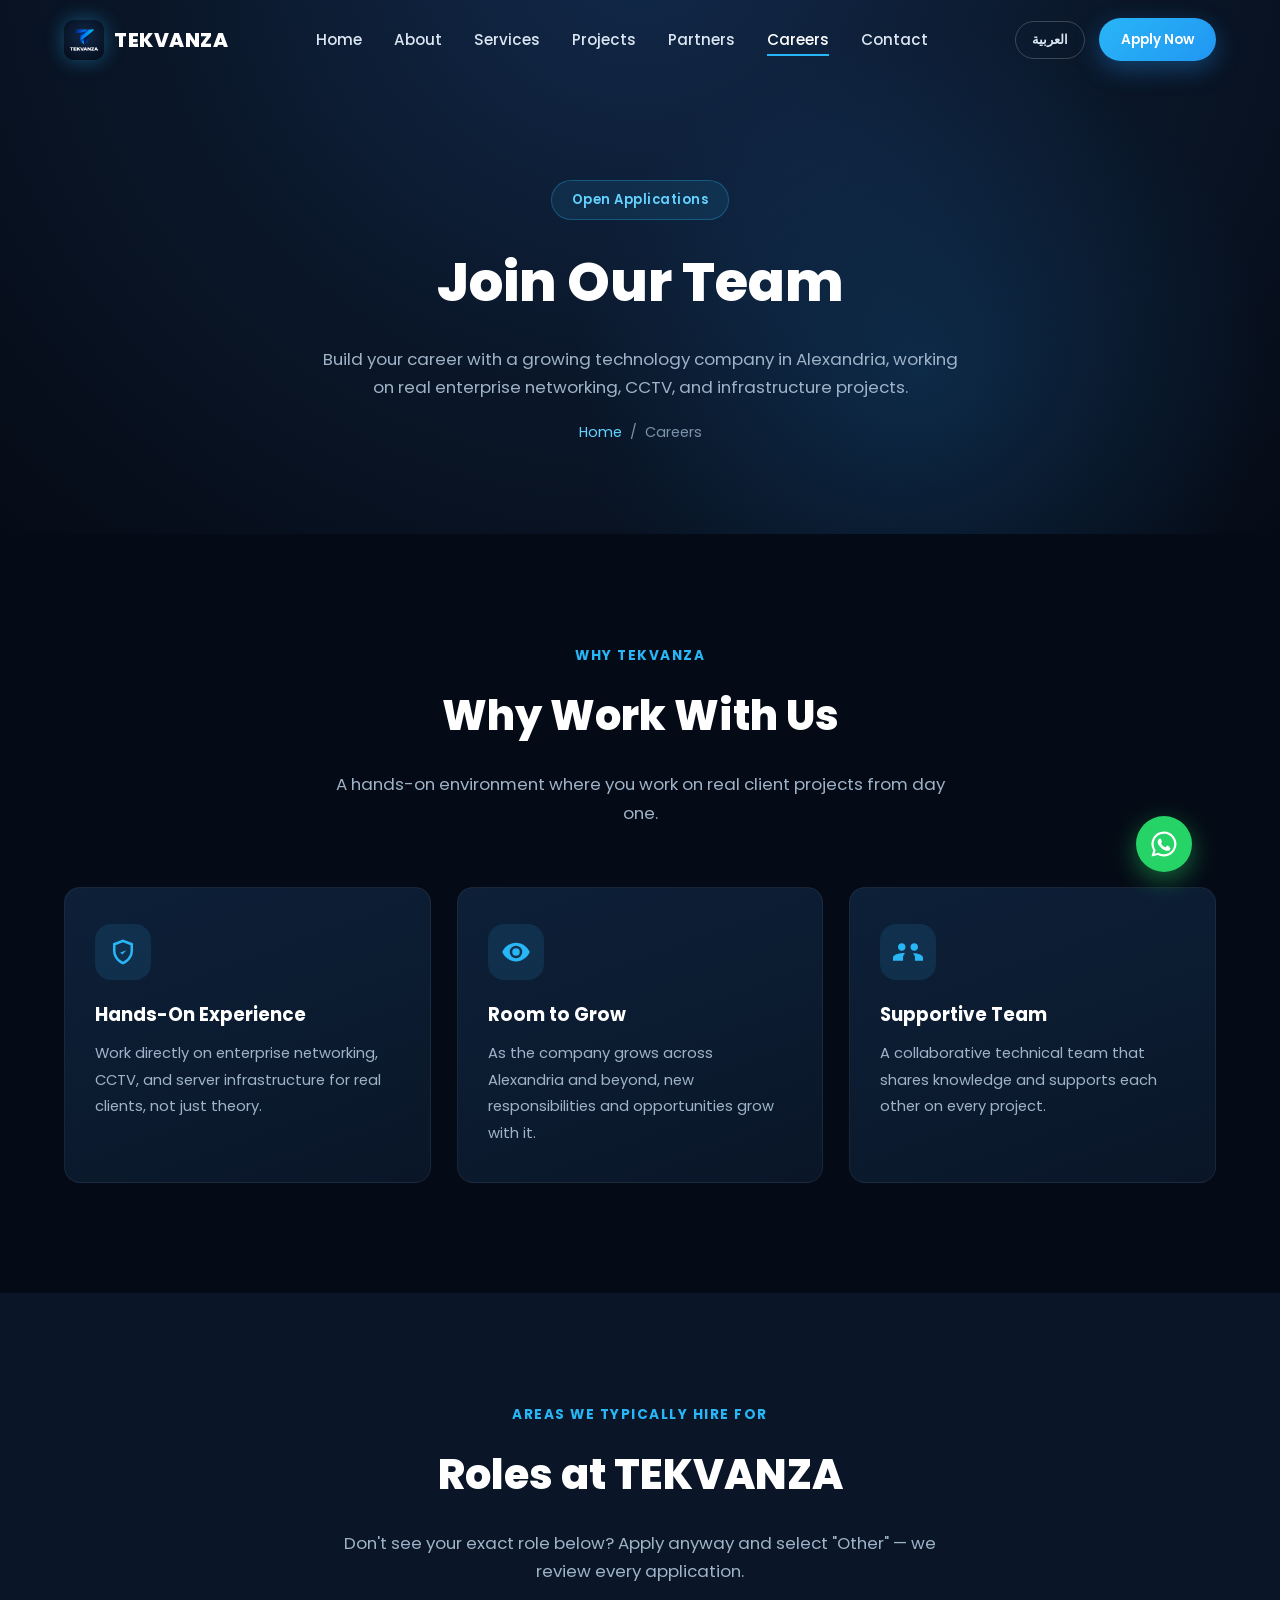
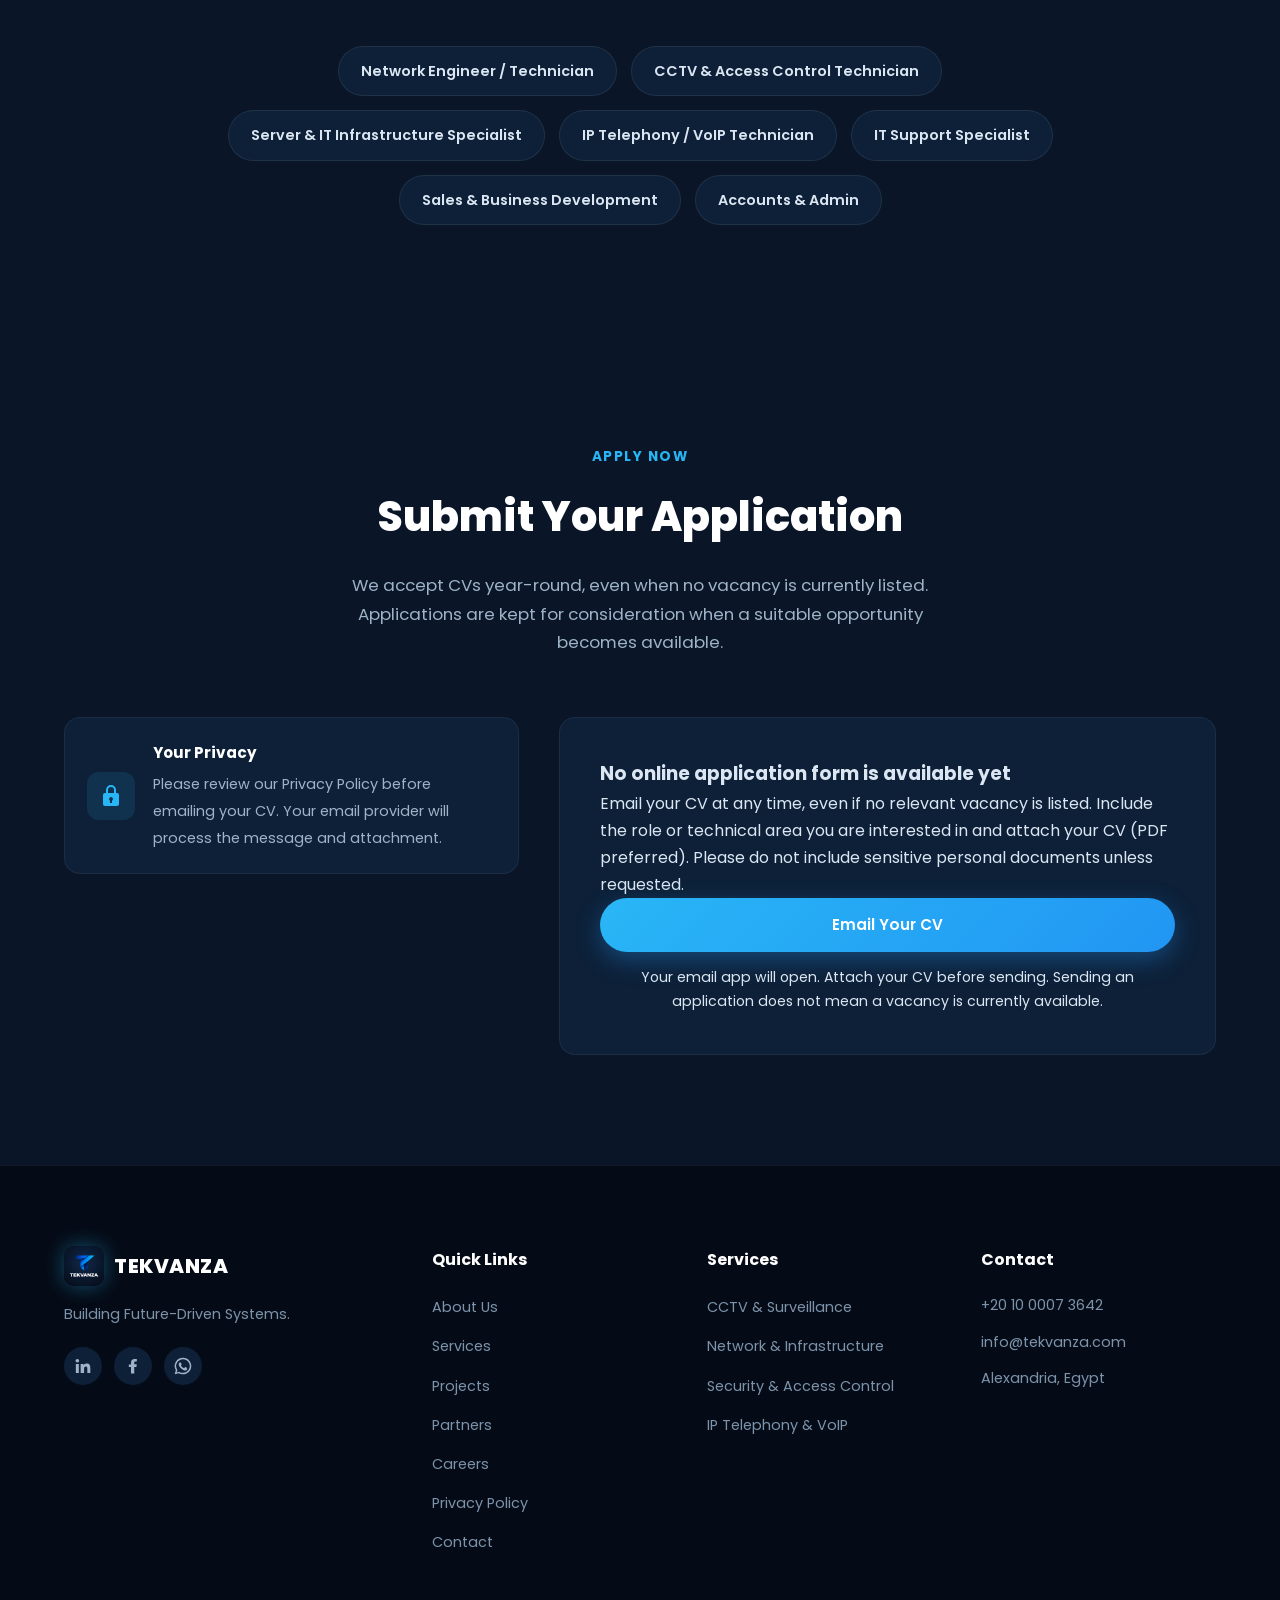
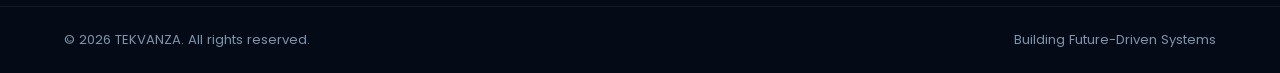
<file: careers.html>
<!DOCTYPE html>

<html id="htmlRoot" lang="en">
<head>
<meta charset="utf-8"/>
<meta content="width=device-width, initial-scale=1.0" name="viewport"/>
<title>Careers &amp; CV Submissions | TEKVANZA</title>
<meta content="Send your CV to TEKVANZA at any time. We welcome expressions of interest from networking, CCTV, IT infrastructure, server and technical support professionals." name="description"/>
<link href="https://titan-5807.github.io/tekvanza/careers.html" rel="canonical"/>
<link href="assets/favicon.ico" rel="icon" sizes="any"/>
<link href="assets/favicon-32x32.png" rel="icon" sizes="32x32" type="image/png"/>
<link href="assets/favicon-16x16.png" rel="icon" sizes="16x16" type="image/png"/>
<link href="assets/apple-touch-icon.png" rel="apple-touch-icon" sizes="180x180"/>
<link href="manifest.json" rel="manifest"/>
<meta content="#071630" name="theme-color"/>
<meta content="website" property="og:type"/>
<meta content="https://titan-5807.github.io/tekvanza/careers.html" property="og:url"/>
<meta content="Careers &amp; CV Submissions | TEKVANZA" property="og:title"/>
<meta content="Send your CV to TEKVANZA at any time. We welcome expressions of interest from networking, CCTV, IT infrastructure, server and technical support professionals." property="og:description"/>
<meta content="https://titan-5807.github.io/tekvanza/assets/og-tekvanza.jpg" property="og:image"/>
<meta content="en_US" property="og:locale"/>
<meta content="TEKVANZA" property="og:site_name"/>
<meta content="summary_large_image" name="twitter:card"/>
<meta content="Careers &amp; CV Submissions | TEKVANZA" name="twitter:title"/>
<meta content="Send your CV to TEKVANZA at any time. We welcome expressions of interest from networking, CCTV, IT infrastructure, server and technical support professionals." name="twitter:description"/>
<meta content="https://titan-5807.github.io/tekvanza/assets/og-tekvanza.jpg" name="twitter:image"/>
<link href="https://fonts.googleapis.com" rel="preconnect"/>
<link crossorigin="" href="https://fonts.gstatic.com" rel="preconnect"/>
<link href="https://fonts.googleapis.com/css2?family=Poppins:wght@400;500;600;700;800&amp;family=Cairo:wght@400;500;600;700;800&amp;display=swap" rel="stylesheet"/>
<link href="css/style.css" rel="stylesheet"/>
<meta content="index,follow,max-image-preview:large,max-snippet:-1,max-video-preview:-1" name="robots"/><meta content="1200" property="og:image:width"/><meta content="630" property="og:image:height"/><meta content="image/jpeg" property="og:image:type"/><meta content="TEKVANZA — IT Solutions for a Smarter Tomorrow" property="og:image:alt"/><meta content="TEKVANZA — IT Solutions for a Smarter Tomorrow" name="twitter:image:alt"/><script type="application/ld+json">
{
  "@context": "https://schema.org",
  "@type": "BreadcrumbList",
  "itemListElement": [
    {
      "@type": "ListItem",
      "position": 1,
      "name": "Home",
      "item": "https://titan-5807.github.io/tekvanza/"
    },
    {
      "@type": "ListItem",
      "position": 2,
      "name": "Careers",
      "item": "https://titan-5807.github.io/tekvanza/careers.html"
    }
  ]
}
</script></head>
<body>
<div class="preloader" id="preloader"><div class="loader-logo"><img alt="TEKVANZA" src="assets/logo-icon.jpg"/></div></div>
<header class="header" id="header">
<div class="container header-inner">
<a class="brand" href="index.html"><img alt="TEKVANZA Logo" class="brand-logo" src="assets/logo-icon.jpg"/><span class="brand-text">TEKVANZA</span></a>
<nav class="nav" id="mainNav">
<ul>
<li><a data-ar="الرئيسية" data-en="Home" href="index.html#home">Home</a></li>
<li><a data-ar="من نحن" data-en="About" href="index.html#about">About</a></li>
<li><a data-ar="خدماتنا" data-en="Services" href="index.html#services">Services</a></li>
<li><a data-ar="مشاريعنا" data-en="Projects" href="projects.html">Projects</a></li>
<li><a data-ar="شركاؤنا" data-en="Partners" href="index.html#partners">Partners</a></li>
<li><a class="active" data-ar="وظائف" data-en="Careers" href="careers.html">Careers</a></li>
<li><a data-ar="تواصل معنا" data-en="Contact" href="index.html#contact">Contact</a></li>
</ul>
</nav>
<div class="header-actions">
<button aria-label="Switch language" class="lang-toggle" id="langToggle"><span id="langLabel">العربية</span></button>
<a class="btn btn-primary btn-sm" data-ar="قدّم الآن" data-en="Apply Now" href="#apply">Apply Now</a>
<button aria-label="Menu" class="burger" id="burger"><span></span><span></span><span></span></button>
</div>
</div>
</header>
<section class="page-header">
<div class="hero-glow"></div>
<div class="container page-header-inner">
<span class="hero-badge" data-ar="استقبال طلبات التوظيف" data-en="Open Applications">Open Applications</span>
<h1 data-ar="انضم لفريقنا" data-en="Join Our Team">Join Our Team</h1>
<p class="sub center" data-ar="ابنِ مسيرتك المهنية مع شركة تقنية في تطور مستمر بالإسكندرية، وشارك في مشاريع حقيقية للشبكات وأنظمة المراقبة والبنية التحتية." data-en="Build your career with a growing technology company in Alexandria, working on real enterprise networking, CCTV, and infrastructure projects.">Build your career with a growing technology company in Alexandria, working on real enterprise networking, CCTV, and infrastructure projects.</p>
<div class="breadcrumbs"><a data-ar="الرئيسية" data-en="Home" href="index.html">Home</a><span>/</span><span data-ar="وظائف" data-en="Careers">Careers</span></div>
</div>
</section>
<section class="services" id="why-join">
<div class="container">
<div class="section-head">
<span class="section-tag center" data-ar="ليه تشتغل معانا" data-en="Why TEKVANZA">Why TEKVANZA</span>
<h2 class="center" data-ar="ليه تنضم لفريقنا" data-en="Why Work With Us">Why Work With Us</h2>
<p class="center sub" data-ar="بيئة عمل عملية بتشتغل فيها على مشاريع عملاء حقيقية من أول يوم." data-en="A hands-on environment where you work on real client projects from day one.">A hands-on environment where you work on real client projects from day one.</p>
</div>
<div class="services-grid">
<div class="service-card"><div class="service-icon"><svg viewbox="0 0 24 24"><path d="M12 2 4 5v6c0 5 3.4 9 8 11 4.6-2 8-6 8-11V5l-8-3Zm0 2.2 6 2.3v4.5c0 3.9-2.6 7.2-6 8.7-3.4-1.5-6-4.8-6-8.7V6.5l6-2.3ZM9.8 12.4l1.6 1.6 3.4-3.4"></path></svg></div><h3 data-ar="خبرة عملية حقيقية" data-en="Hands-On Experience">Hands-On Experience</h3><p data-ar="تشتغل مباشرة على مشاريع شبكات ومراقبة وسيرفرات حقيقية لعملاء فعليين، مش نظري بس." data-en="Work directly on enterprise networking, CCTV, and server infrastructure for real clients, not just theory.">Work directly on enterprise networking, CCTV, and server infrastructure for real clients, not just theory.</p></div>
<div class="service-card"><div class="service-icon"><svg viewbox="0 0 24 24"><path d="M12 4.5C7 4.5 2.7 7.9 1 12c1.7 4.1 6 7.5 11 7.5s9.3-3.4 11-7.5c-1.7-4.1-6-7.5-11-7.5Zm0 12.5a5 5 0 1 1 0-10 5 5 0 0 1 0 10Zm0-2a3 3 0 1 0 0-6 3 3 0 0 0 0 6Z"></path></svg></div><h3 data-ar="مساحة للتطور" data-en="Room to Grow">Room to Grow</h3><p data-ar="مع نمو الشركة في الإسكندرية وخارجها، بتنفتح فرص ومسؤوليات جديدة قدامك." data-en="As the company grows across Alexandria and beyond, new responsibilities and opportunities grow with it.">As the company grows across Alexandria and beyond, new responsibilities and opportunities grow with it.</p></div>
<div class="service-card"><div class="service-icon"><svg viewbox="0 0 24 24"><path d="M17 11c1.7 0 3-1.3 3-3s-1.3-3-3-3-3 1.3-3 3 1.3 3 3 3Zm-10 0c1.7 0 3-1.3 3-3S8.7 5 7 5 4 6.3 4 8s1.3 3 3 3Zm0 2c-2.3 0-7 1.2-7 3.5V19h8v-2.5c0-.9.3-2.3 1.6-3.4C8.6 12.7 7.8 13 7 13Zm10 0c-.3 0-.6 0-1 .1 1.3 1.1 1.6 2.5 1.6 3.4V19h6.4v-2.5c0-2.3-4.7-3.5-7-3.5Z"></path></svg></div><h3 data-ar="فريق داعم" data-en="Supportive Team">Supportive Team</h3><p data-ar="فريق فني متعاون بيتبادل الخبرة ويدعم بعضه في كل مشروع." data-en="A collaborative technical team that shares knowledge and supports each other on every project.">A collaborative technical team that shares knowledge and supports each other on every project.</p></div>
</div>
</div>
</section>
<section class="roles" id="roles">
<div class="container">
<div class="section-head">
<span class="section-tag center" data-ar="المجالات اللي بنوظف فيها عادة" data-en="Areas We Typically Hire For">Areas We Typically Hire For</span>
<h2 class="center" data-ar="الوظائف في TEKVANZA" data-en="Roles at TEKVANZA">Roles at TEKVANZA</h2>
<p class="center sub" data-ar='مش لاقي وظيفتك بالظبط تحت؟ قدّم برضو واختار "أخرى" — بنراجع كل طلب بيوصلنا.' data-en="Don't see your exact role below? Apply anyway and select &quot;Other&quot; — we review every application.">Don't see your exact role below? Apply anyway and select "Other" — we review every application.</p>
</div>
<div class="role-chips">
<span class="role-chip" data-ar="مهندس / فني شبكات" data-en="Network Engineer / Technician">Network Engineer / Technician</span>
<span class="role-chip" data-ar="فني أنظمة مراقبة وتحكم بالدخول" data-en="CCTV &amp; Access Control Technician">CCTV &amp; Access Control Technician</span>
<span class="role-chip" data-ar="أخصائي سيرفرات وبنية تحتية" data-en="Server &amp; IT Infrastructure Specialist">Server &amp; IT Infrastructure Specialist</span>
<span class="role-chip" data-ar="فني أنظمة اتصالات IP" data-en="IP Telephony / VoIP Technician">IP Telephony / VoIP Technician</span>
<span class="role-chip" data-ar="أخصائي دعم فني" data-en="IT Support Specialist">IT Support Specialist</span>
<span class="role-chip" data-ar="مبيعات وتطوير أعمال" data-en="Sales &amp; Business Development">Sales &amp; Business Development</span>
<span class="role-chip" data-ar="حسابات وشؤون إدارية" data-en="Accounts &amp; Admin">Accounts &amp; Admin</span>
</div>
</div>
</section>
<section class="contact" id="apply">
<div class="container">
<div class="section-head">
<span class="section-tag center" data-ar="قدّم الآن" data-en="Apply Now">Apply Now</span>
<h2 class="center" data-ar="أرسل طلب التقديم" data-en="Submit Your Application">Submit Your Application</h2>
<p class="center sub" data-ar="نستقبل السير الذاتية طوال العام حتى في حالة عدم وجود وظائف شاغرة معلنة، ونراجعها عند توفر فرصة مناسبة." data-en="We accept CVs year-round, even when no vacancy is currently listed. Applications are kept for consideration when a suitable opportunity becomes available.">We accept CVs year-round, even when no vacancy is currently listed. Applications are kept for consideration when a suitable opportunity becomes available.</p>
</div>
<div class="contact-grid apply-grid">
<div class="contact-info">
<div class="info-card"><div class="info-icon"><svg viewbox="0 0 24 24"><path d="M12 1a5 5 0 0 0-5 5v3H6a2 2 0 0 0-2 2v9a2 2 0 0 0 2 2h12a2 2 0 0 0 2-2v-9a2 2 0 0 0-2-2h-1V6a5 5 0 0 0-5-5Zm-3 5a3 3 0 0 1 6 0v3H9V6Zm3 7a2 2 0 0 1 1 3.7V19h-2v-2.3A2 2 0 0 1 12 13Z"></path></svg></div><div><h4 data-ar="خصوصيتك" data-en="Your Privacy">Your Privacy</h4><span data-ar="يرجى مراجعة سياسة الخصوصية قبل إرسال سيرتك الذاتية بالبريد الإلكتروني. سيقوم مزود بريدك بمعالجة الرسالة والمرفق." data-en="Please review our Privacy Policy before emailing your CV. Your email provider will process the message and attachment.">Please review our Privacy Policy before emailing your CV. Your email provider will process the message and attachment.</span></div></div>
</div>
<div class="contact-form career-email-panel">
<h3 data-ar="نموذج التقديم الإلكتروني غير متاح حاليًا" data-en="No online application form is available yet">No online application form is available yet</h3>
<p data-ar="يمكنك إرسال سيرتك الذاتية في أي وقت حتى لو لم توجد وظيفة مناسبة معلنة. اذكر المجال أو الوظيفة التي تهتم بها وأرفق سيرتك الذاتية (يفضل PDF). لا ترسل مستندات شخصية حساسة إلا إذا طُلبت منك." data-en="Email your CV at any time, even if no relevant vacancy is listed. Include the role or technical area you are interested in and attach your CV (PDF preferred). Please do not include sensitive personal documents unless requested.">Email your CV at any time, even if no relevant vacancy is listed. Include the role or technical area you are interested in and attach your CV (PDF preferred). Please do not include sensitive personal documents unless requested.</p>
<a class="btn btn-primary btn-full" data-ar="أرسل سيرتك الذاتية بالبريد" data-en="Email Your CV" href="mailto:info@tekvanza.com?subject=Open%20Application%20-%20TEKVANZA&amp;body=Hello%20TEKVANZA%2C%0A%0AI%20would%20like%20to%20submit%20my%20CV%20for%20future%20opportunities.%0A%0AArea%20of%20interest%3A%20%0A%0APlease%20find%20my%20CV%20attached.%0A">Email Your CV</a>
<p class="form-note" data-ar="سيفتح تطبيق البريد الإلكتروني. أرفق سيرتك الذاتية قبل الإرسال. استقبال الطلب لا يعني وجود وظيفة شاغرة حاليًا." data-en="Your email app will open. Attach your CV before sending. Sending an application does not mean a vacancy is currently available.">Your email app will open. Attach your CV before sending. Sending an application does not mean a vacancy is currently available.</p>
</div>
</div>
</div>
</section>
<footer class="footer">
<div class="container footer-grid">
<div class="footer-brand">
<a class="brand" href="index.html"><img alt="TEKVANZA Logo" class="brand-logo" decoding="async" loading="lazy" src="assets/logo-icon.jpg"/><span class="brand-text">TEKVANZA</span></a>
<p data-ar="نبني أنظمة تواكب المستقبل." data-en="Building Future-Driven Systems.">Building Future-Driven Systems.</p>
<div class="socials">
<a aria-label="LinkedIn" href="https://www.linkedin.com/company/tekvance-eg/" rel="noopener noreferrer" target="_blank" title="LinkedIn"><svg aria-hidden="true" viewbox="0 0 24 24"><path d="M5.2 3.5a2.2 2.2 0 1 0 0 4.4 2.2 2.2 0 0 0 0-4.4ZM3.4 9.5H7v11H3.4v-11Zm5.8 0h3.4V11h.1c.5-.9 1.7-1.9 3.6-1.9 3.8 0 4.5 2.5 4.5 5.7v5.7h-3.6v-5.1c0-1.2 0-2.8-1.8-2.8s-2.1 1.3-2.1 2.7v5.2H9.2v-11Z"></path></svg></a>
<a aria-label="Facebook" href="https://www.facebook.com/share/1Bs9Wa1GCy/"><svg viewbox="0 0 24 24"><path d="M13.5 21v-7.9h2.6l.4-3.1h-3V8c0-.9.2-1.5 1.6-1.5H16.6V3.7C16.1 3.6 15 3.5 13.8 3.5c-2.5 0-4.2 1.5-4.2 4.3v2.4H7v3.1h2.6V21h3.9Z"></path></svg></a>
<a aria-label="WhatsApp" href="https://wa.me/201000073642?text=Hello%20TEKVANZA%2C%20I%27d%20like%20to%20ask%20about%20your%20services."><svg viewbox="0 0 24 24"><path d="M12 2a10 10 0 0 0-8.6 15.1L2 22l5-1.3A10 10 0 1 0 12 2Zm0 18.2a8.2 8.2 0 0 1-4.2-1.1l-.3-.2-3 .8.8-2.9-.2-.3A8.2 8.2 0 1 1 12 20.2Zm4.5-6.1c-.2-.1-1.4-.7-1.6-.8-.2-.1-.4-.1-.6.1s-.6.8-.8 1c-.1.2-.3.2-.5.1-.2-.1-1-.4-2-1.2-.7-.7-1.2-1.5-1.4-1.7-.1-.2 0-.4.1-.5l.4-.4c.1-.1.2-.3.2-.4.1-.2 0-.3 0-.4l-.7-1.7c-.2-.4-.4-.4-.6-.4h-.5c-.2 0-.5.1-.7.3-.2.2-.9.9-.9 2.2s.9 2.5 1.1 2.7c.1.2 1.8 2.7 4.3 3.8.6.3 1.1.4 1.4.5.6.2 1.2.2 1.6.1.5-.1 1.4-.6 1.6-1.1.2-.5.2-1 .1-1.1-.1-.1-.2-.2-.5-.3Z"></path></svg></a>
</div>
</div>
<div class="footer-links"><h4 data-ar="روابط سريعة" data-en="Quick Links">Quick Links</h4><ul><li><a data-ar="من نحن" data-en="About Us" href="index.html#about">About Us</a></li><li><a data-ar="خدماتنا" data-en="Services" href="index.html#services">Services</a></li><li><a data-ar="مشاريعنا" data-en="Projects" href="projects.html">Projects</a></li><li><a data-ar="شركاؤنا" data-en="Partners" href="index.html#partners">Partners</a></li><li><a data-ar="وظائف" data-en="Careers" href="careers.html">Careers</a></li><li><a data-ar="سياسة الخصوصية" data-en="Privacy Policy" href="privacy.html">Privacy Policy</a></li><li><a data-ar="تواصل معنا" data-en="Contact" href="index.html#contact">Contact</a></li></ul></div>
<div class="footer-links"><h4 data-ar="خدماتنا" data-en="Services">Services</h4><ul><li><a data-ar="أنظمة المراقبة" data-en="CCTV &amp; Surveillance" href="index.html#services">CCTV &amp; Surveillance</a></li><li><a data-ar="الشبكات والبنية التحتية" data-en="Network &amp; Infrastructure" href="index.html#services">Network &amp; Infrastructure</a></li><li><a data-ar="الأمان والتحكم بالدخول" data-en="Security &amp; Access Control" href="index.html#services">Security &amp; Access Control</a></li><li><a data-ar="أنظمة الاتصالات" data-en="IP Telephony &amp; VoIP" href="index.html#services">IP Telephony &amp; VoIP</a></li></ul></div>
<div class="footer-contact"><h4 data-ar="تواصل معنا" data-en="Contact">Contact</h4><ul><li>+20 10 0007 3642</li><li>info@tekvanza.com</li><li data-ar="الإسكندرية، مصر" data-en="Alexandria, Egypt">Alexandria, Egypt</li></ul></div>
</div>
<div class="footer-bottom"><div class="container footer-bottom-inner"><span>© <span id="year"></span> TEKVANZA. <span data-ar="جميع الحقوق محفوظة." data-en="All rights reserved.">All rights reserved.</span></span><span data-ar="نبني أنظمة تواكب المستقبل" data-en="Building Future-Driven Systems">Building Future-Driven Systems</span></div></div>
</footer>
<a aria-label="Chat with us on WhatsApp" class="whatsapp-float" href="https://wa.me/201000073642?text=Hello%20TEKVANZA%2C%20I%27d%20like%20to%20ask%20about%20job%20openings." id="whatsappFloat" rel="noopener noreferrer" target="_blank"><svg viewbox="0 0 24 24"><path d="M12 2a10 10 0 0 0-8.6 15.1L2 22l5-1.3A10 10 0 1 0 12 2Zm0 18.2a8.2 8.2 0 0 1-4.2-1.1l-.3-.2-3 .8.8-2.9-.2-.3A8.2 8.2 0 1 1 12 20.2Zm4.5-6.1c-.2-.1-1.4-.7-1.6-.8-.2-.1-.4-.1-.6.1s-.6.8-.8 1c-.1.2-.3.2-.5.1-.2-.1-1-.4-2-1.2-.7-.7-1.2-1.5-1.4-1.7-.1-.2 0-.4.1-.5l.4-.4c.1-.1.2-.3.2-.4.1-.2 0-.3 0-.4l-.7-1.7c-.2-.4-.4-.4-.6-.4h-.5c-.2 0-.5.1-.7.3-.2.2-.9.9-.9 2.2s.9 2.5 1.1 2.7c.1.2 1.8 2.7 4.3 3.8.6.3 1.1.4 1.4.5.6.2 1.2.2 1.6.1.5-.1 1.4-.6 1.6-1.1.2-.5.2-1 .1-1.1-.1-.1-.2-.2-.5-.3Z"></path></svg><span class="whatsapp-tooltip" data-ar="راسلنا واتساب" data-en="Chat with us">Chat with us</span></a>
<a aria-label="Back to top" class="back-to-top" href="#home" id="backToTop"><svg viewbox="0 0 24 24"><path d="m12 6-7 7 1.4 1.4L11 9.8V19h2V9.8l4.6 4.6L19 13l-7-7Z"></path></svg></a>
<div class="sticky-cta-mobile" id="stickyCtaMobile">
<a class="sticky-cta-btn sticky-cta-call" href="tel:+201000073642"><svg viewbox="0 0 24 24"><path d="M6.6 10.8a15.9 15.9 0 0 0 6.6 6.6l2.2-2.2c.3-.3.7-.4 1-.2 1.1.4 2.3.6 3.5.6.6 0 1 .4 1 1V20c0 .6-.4 1-1 1C10.6 21 3 13.4 3 4c0-.6.4-1 1-1h3.5c.6 0 1 .4 1 1 0 1.2.2 2.4.6 3.5.1.3 0 .7-.2 1L6.6 10.8Z"></path></svg><span data-ar="اتصل الآن" data-en="Call Now">Call Now</span></a>
<a class="sticky-cta-btn sticky-cta-quote" href="#apply"><span data-ar="قدّم الآن" data-en="Apply Now">Apply Now</span></a>
</div>
<script src="js/script.js"></script>
</body>
</html>
</file>
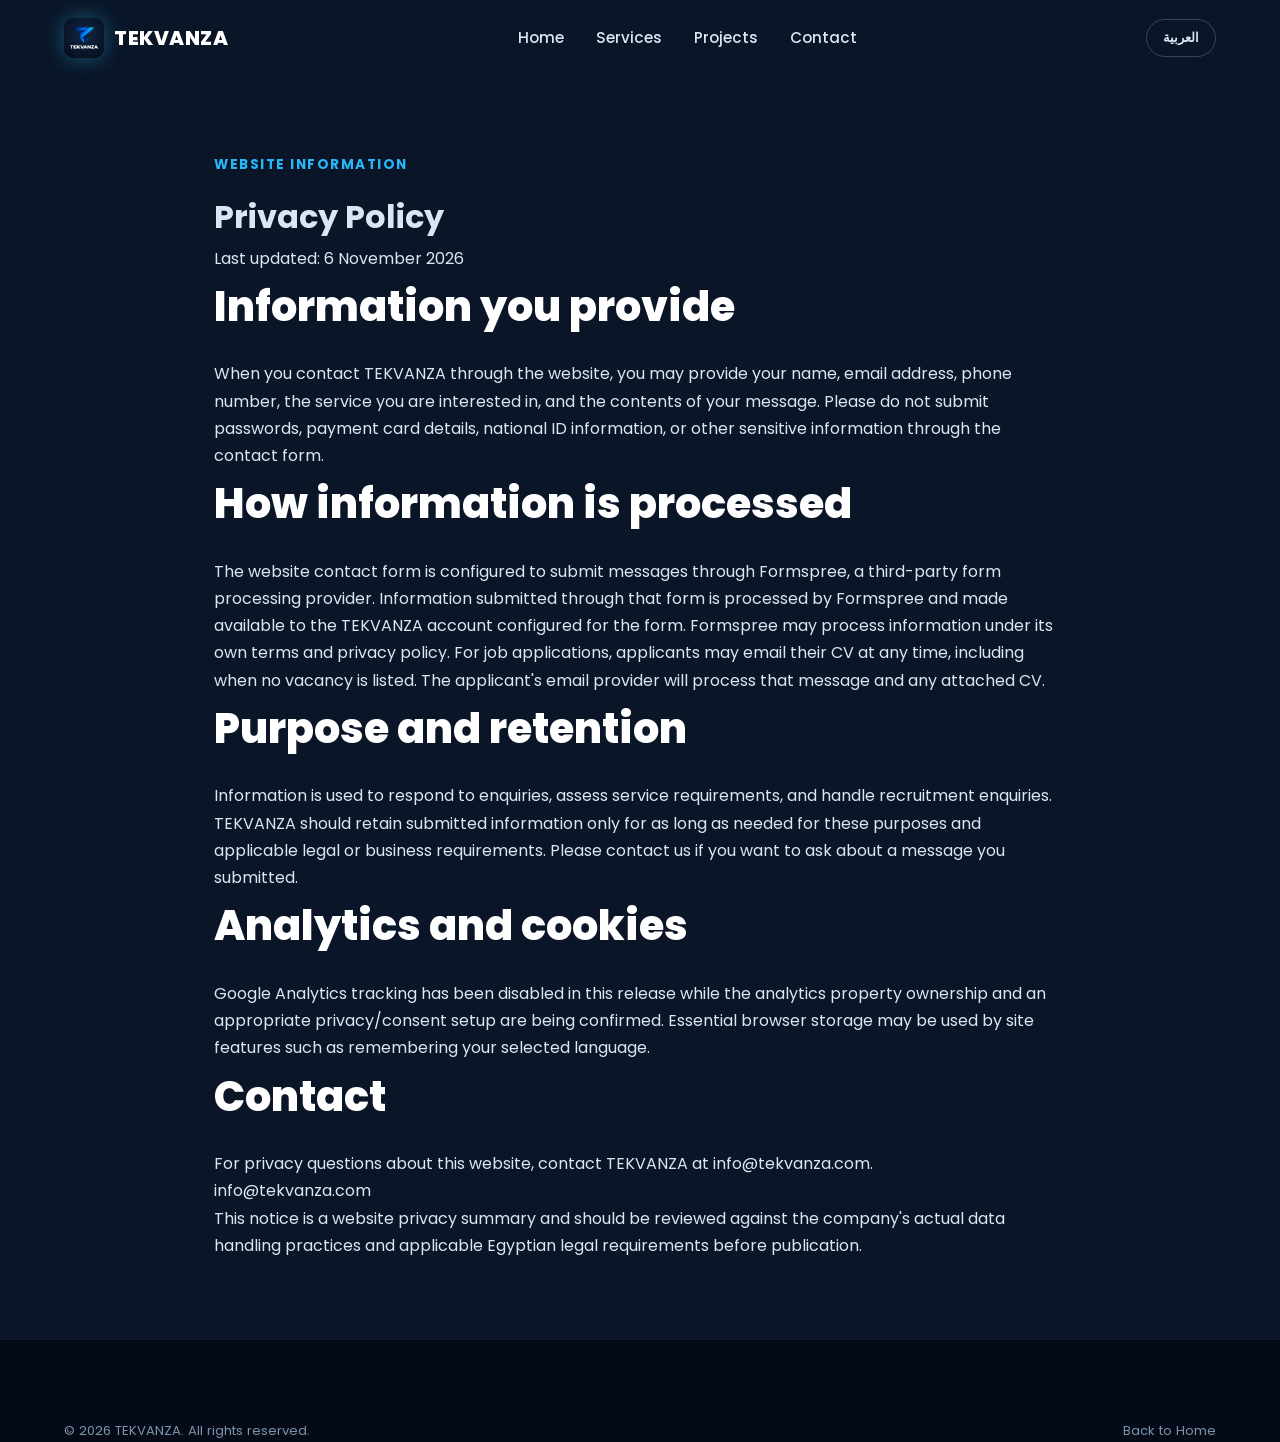
<file: privacy.html>
<!DOCTYPE html>

<html id="htmlRoot" lang="en">
<head>
<meta charset="utf-8"/><meta content="width=device-width, initial-scale=1.0" name="viewport"/>
<title>Privacy Policy | TEKVANZA</title>
<meta content="Read how TEKVANZA handles contact enquiries and CV submissions made through its website, including service providers used to process submissions." name="description"/>
<link href="https://titan-5807.github.io/tekvanza/privacy.html" rel="canonical"/>
<link href="assets/favicon.ico" rel="icon"/><link href="css/style.css" rel="stylesheet"/>
<link href="https://fonts.googleapis.com" rel="preconnect"/><link crossorigin="" href="https://fonts.gstatic.com" rel="preconnect"/>
<link href="https://fonts.googleapis.com/css2?family=Poppins:wght@400;500;600;700;800&amp;family=Cairo:wght@400;500;600;700;800&amp;display=swap" rel="stylesheet"/>
<meta content="index,follow,max-image-preview:large,max-snippet:-1,max-video-preview:-1" name="robots"/><meta content="#071630" name="theme-color"/><meta content="website" property="og:type"/><meta content="https://titan-5807.github.io/tekvanza/privacy.html" property="og:url"/><meta content="Privacy Policy | TEKVANZA" property="og:title"/><meta content="Read how TEKVANZA handles contact enquiries and CV submissions made through its website, including service providers used to process submissions." property="og:description"/><meta content="TEKVANZA" property="og:site_name"/><meta content="en_US" property="og:locale"/><meta content="https://titan-5807.github.io/tekvanza/assets/og-tekvanza.jpg" property="og:image"/><meta content="1200" property="og:image:width"/><meta content="630" property="og:image:height"/><meta content="image/jpeg" property="og:image:type"/><meta content="TEKVANZA — IT Solutions for a Smarter Tomorrow" property="og:image:alt"/><meta content="summary_large_image" name="twitter:card"/><meta content="Privacy Policy | TEKVANZA" name="twitter:title"/><meta content="Read how TEKVANZA handles contact enquiries and CV submissions made through its website, including service providers used to process submissions." name="twitter:description"/><meta content="https://titan-5807.github.io/tekvanza/assets/og-tekvanza.jpg" name="twitter:image"/><meta content="TEKVANZA — IT Solutions for a Smarter Tomorrow" name="twitter:image:alt"/><script type="application/ld+json">
{
  "@context": "https://schema.org",
  "@type": "BreadcrumbList",
  "itemListElement": [
    {
      "@type": "ListItem",
      "position": 1,
      "name": "Home",
      "item": "https://titan-5807.github.io/tekvanza/"
    },
    {
      "@type": "ListItem",
      "position": 2,
      "name": "Privacy Policy",
      "item": "https://titan-5807.github.io/tekvanza/privacy.html"
    }
  ]
}
</script></head>
<body>
<header class="header"><div class="container header-inner"><a class="brand" href="index.html"><img alt="TEKVANZA Logo" class="brand-logo" src="assets/logo-icon.jpg"/><span class="brand-text">TEKVANZA</span></a><nav class="nav"><ul><li><a data-ar="الرئيسية" data-en="Home" href="index.html">Home</a></li><li><a data-ar="خدماتنا" data-en="Services" href="index.html#services">Services</a></li><li><a data-ar="مشاريعنا" data-en="Projects" href="projects.html">Projects</a></li><li><a data-ar="تواصل معنا" data-en="Contact" href="index.html#contact">Contact</a></li></ul></nav><div class="header-actions"><button aria-label="Switch language" class="lang-toggle" id="langToggle"><span id="langLabel">العربية</span></button></div></div></header>
<main class="section" style="padding:150px 0 80px"><div class="container" style="max-width:900px"><span class="section-tag" data-ar="معلومات الموقع" data-en="Website Information">Website Information</span><h1 data-ar="سياسة الخصوصية" data-en="Privacy Policy">Privacy Policy</h1>
<p data-ar="آخر تحديث: 6 نوفمبر 2026" data-en="Last updated: 6 November 2026">Last updated: 6 November 2026</p>
<h2 data-ar="المعلومات التي تقدمها" data-en="Information you provide">Information you provide</h2><p data-ar="عند التواصل مع TEKVANZA عبر الموقع، قد تقدم اسمك وبريدك الإلكتروني ورقم هاتفك والخدمة التي تهتم بها ومحتوى رسالتك. يرجى عدم إرسال كلمات مرور أو بيانات بطاقات دفع أو رقم قومي أو أي معلومات حساسة عبر نموذج التواصل." data-en="When you contact TEKVANZA through the website, you may provide your name, email address, phone number, the service you are interested in, and the contents of your message. Please do not submit passwords, payment card details, national ID information, or other sensitive information through the contact form.">When you contact TEKVANZA through the website, you may provide your name, email address, phone number, the service you are interested in, and the contents of your message. Please do not submit passwords, payment card details, national ID information, or other sensitive information through the contact form.</p>
<h2 data-ar="كيفية معالجة المعلومات" data-en="How information is processed">How information is processed</h2><p data-ar="نموذج التواصل بالموقع مُعد لإرسال الرسائل عبر Formspree، وهي خدمة خارجية لمعالجة النماذج. تتم معالجة البيانات المرسلة من خلال Formspree وإتاحتها لحساب TEKVANZA المرتبط بالنموذج، وقد تخضع أيضًا لشروط وسياسة خصوصية Formspree. تفتح صفحة الوظائف تطبيق البريد الإلكتروني الخاص بالمتقدم (mailto)، ولا يوفر الموقع نموذجًا لرفع السير الذاتية أو تخزينها تلقائيًا. يرفق المتقدم سيرته الذاتية بنفسه، وقد يعالج مزود البريد الإلكتروني الخاص به ومزود البريد الإلكتروني لدى TEKVANZA الرسالة والمرفق." data-en="The website contact form is configured to submit messages through Formspree, a third-party form processing provider. Information submitted through that form is processed by Formspree and made available to the TEKVANZA account configured for the form. Formspree may process information under its own terms and privacy policy. The Careers page opens the applicant's own email application (mailto); no CV upload form or automated CV storage is provided by this website. Applicants attach their CV themselves. The applicant's email provider and TEKVANZA's email provider may process that message and attachment.">The website contact form is configured to submit messages through Formspree, a third-party form processing provider. Information submitted through that form is processed by Formspree and made available to the TEKVANZA account configured for the form. Formspree may process information under its own terms and privacy policy. For job applications, applicants may email their CV at any time, including when no vacancy is listed. The applicant's email provider will process that message and any attached CV.</p>
<h2 data-ar="الغرض والاحتفاظ بالبيانات" data-en="Purpose and retention">Purpose and retention</h2><p data-ar="تُستخدم المعلومات للرد على الاستفسارات وتقييم احتياجات الخدمات والتعامل مع استفسارات التوظيف. تهدف TEKVANZA إلى الاحتفاظ بالمعلومات للمدة اللازمة بشكل معقول لهذه الأغراض أو للمدة التي يفرضها القانون. لا توجد حاليًا مدة حذف ثابتة منشورة. يمكنك مراسلتنا على info@tekvanza.com لطلب الوصول إلى بياناتك أو تصحيحها أو حذفها، مع مراعاة المتطلبات القانونية المنطبقة." data-en="Information is used to respond to enquiries, assess service requirements, and handle recruitment enquiries. TEKVANZA aims to keep information only for as long as it is reasonably needed for these purposes or required by applicable law. No fixed deletion period is currently published. You may email info@tekvanza.com to request access to, correction of, or deletion of information you submitted; requests may be subject to applicable legal requirements.">Information is used to respond to enquiries, assess service requirements, and handle recruitment enquiries. TEKVANZA should retain submitted information only for as long as needed for these purposes and applicable legal or business requirements. Please contact us if you want to ask about a message you submitted.</p>
<h2 data-ar="التحليلات وملفات تعريف الارتباط" data-en="Analytics and cookies">Analytics and cookies</h2><p data-ar="لا يتم تفعيل تتبع Google Analytics في إصدار الموقع الحالي. قد يستخدم الموقع مساحة التخزين المحلية في المتصفح لتذكر اللغة التي اختارها الزائر. وقد تخضع الروابط أو المحتويات المضمنة من جهات خارجية لممارسات الخصوصية الخاصة بمزوديها." data-en="Google Analytics tracking is not enabled in this website release. The site may use browser local storage to remember the language selected by the visitor. Embedded third-party content or links, if used, may be subject to the relevant provider's privacy practices.">Google Analytics tracking has been disabled in this release while the analytics property ownership and an appropriate privacy/consent setup are being confirmed. Essential browser storage may be used by site features such as remembering your selected language.</p>
<h2 data-ar="التواصل" data-en="Contact">Contact</h2><p data-ar="للاستفسارات المتعلقة بخصوصية هذا الموقع، تواصل مع TEKVANZA عبر info@tekvanza.com." data-en="For privacy questions about this website, contact TEKVANZA at info@tekvanza.com.">For privacy questions about this website, contact TEKVANZA at info@tekvanza.com.</p><p><a href="mailto:info@tekvanza.com">info@tekvanza.com</a></p><p data-ar="هذه الصفحة ملخص لخصوصية الموقع، ويجب مراجعتها ومطابقتها مع ممارسات الشركة الفعلية في التعامل مع البيانات والمتطلبات القانونية المصرية قبل النشر." data-en="This notice is a website privacy summary and should be reviewed against the company's actual data handling practices and applicable Egyptian legal requirements before publication.">This notice is a website privacy summary and should be reviewed against the company's actual data handling practices and applicable Egyptian legal requirements before publication.</p>
</div></main>
<footer class="footer"><div class="container footer-bottom-inner"><span>© <span id="year"></span> TEKVANZA. All rights reserved.</span><a data-ar="العودة للرئيسية" data-en="Back to Home" href="index.html">Back to Home</a></div></footer>
<script src="js/script.js"></script></body></html>
</file>
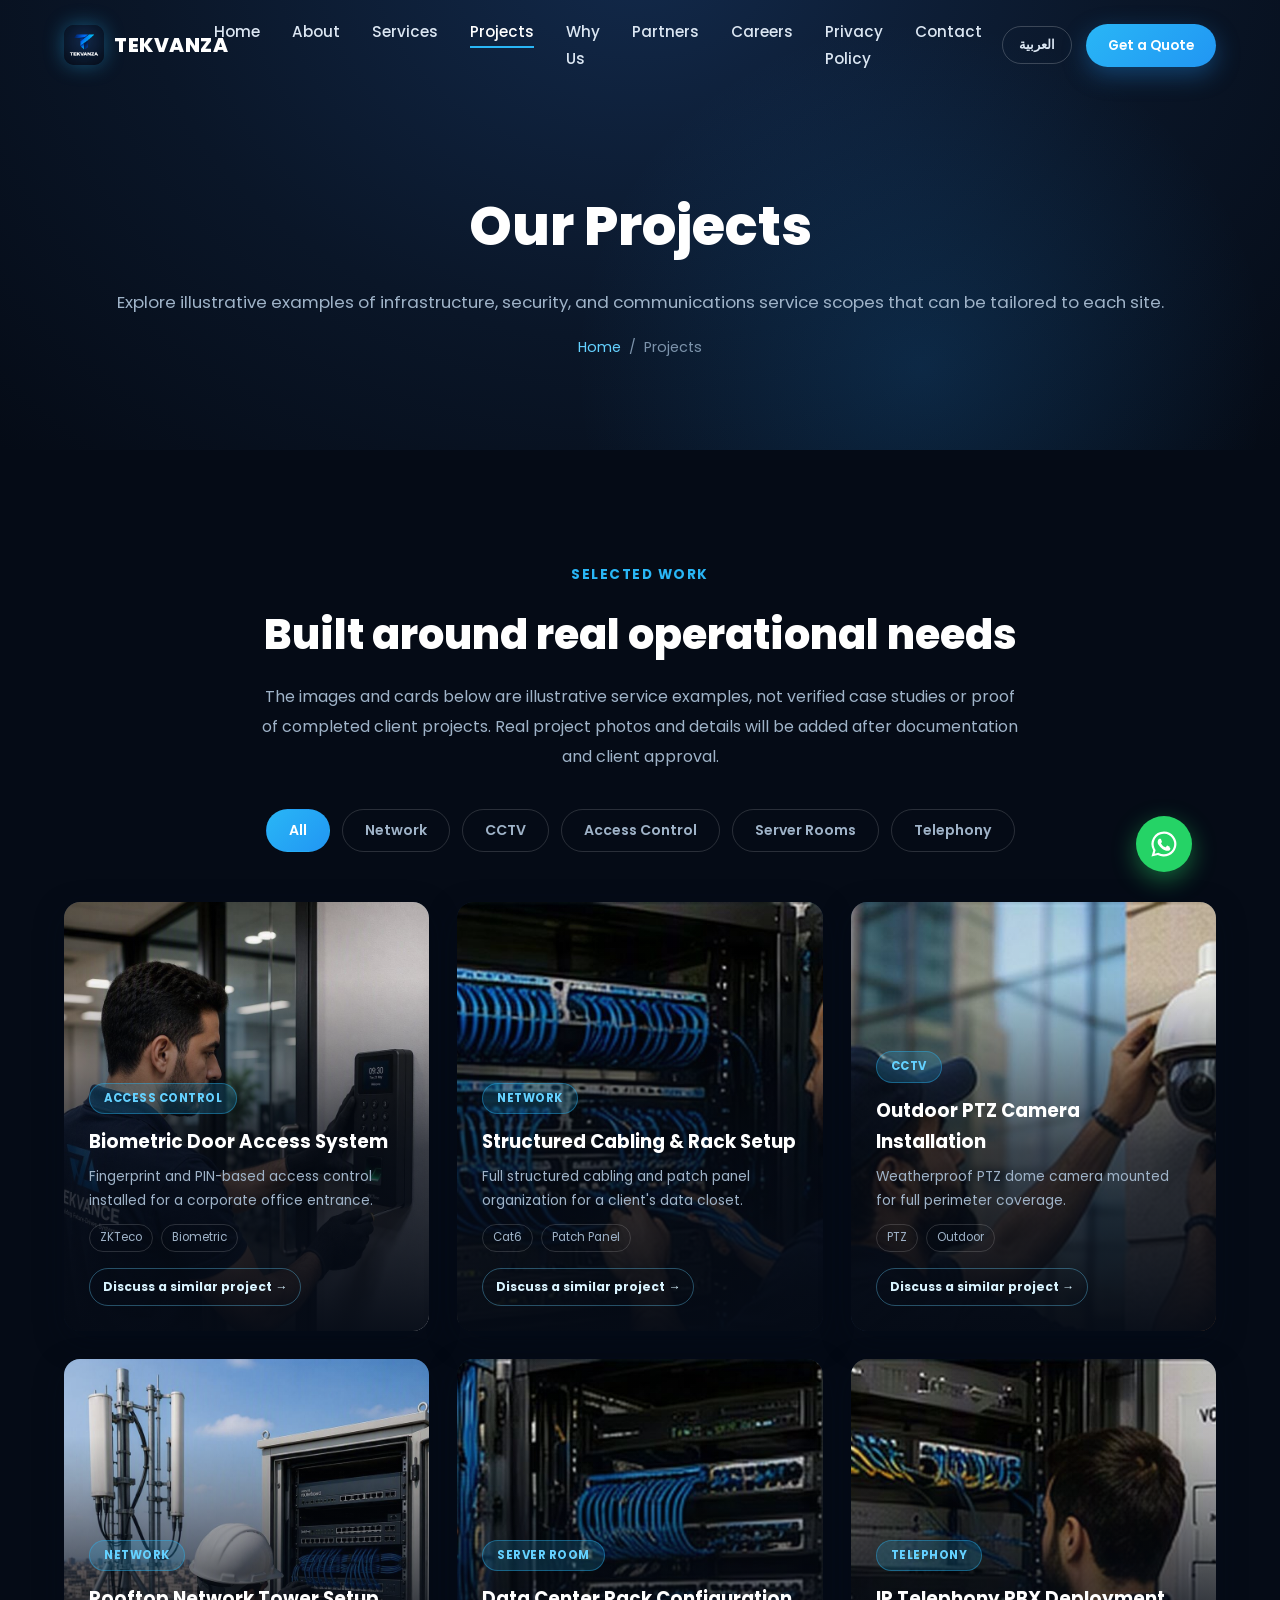
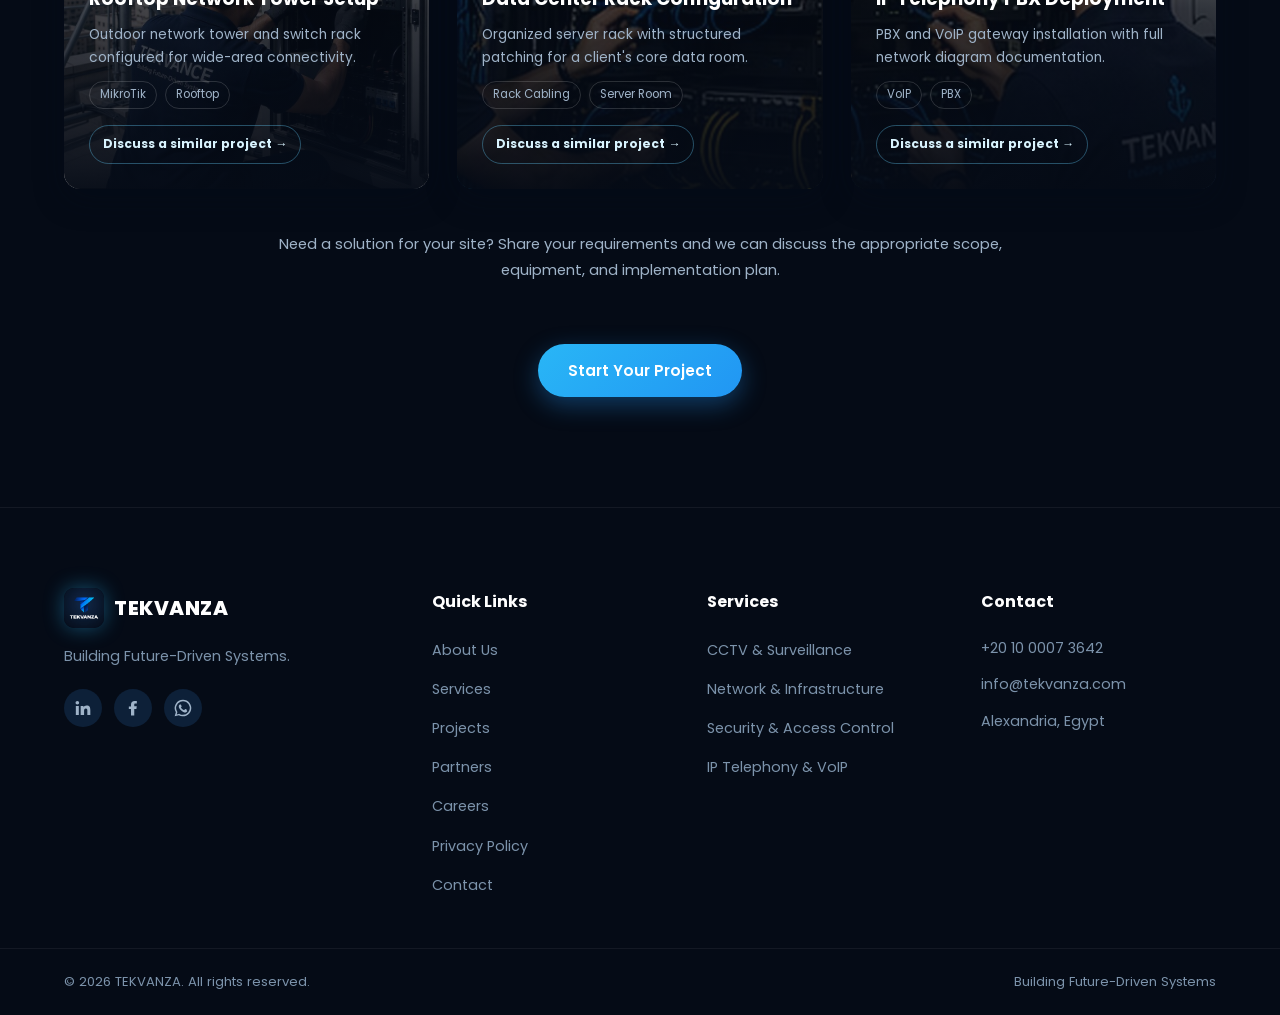
<file: projects.html>
<!DOCTYPE html>

<html id="htmlRoot" lang="en">
<head>
<meta charset="utf-8"/>
<meta content="width=device-width, initial-scale=1.0" name="viewport"/>
<title>IT Infrastructure Projects &amp; Installations | TEKVANZA</title>
<meta content="Explore TEKVANZA project work in network infrastructure, structured cabling, CCTV, access control, server rooms and IP telephony for business environments." name="description"/>
<link href="https://titan-5807.github.io/tekvanza/projects.html" rel="canonical"/>
<!-- Favicons -->
<link href="assets/favicon.ico" rel="icon" sizes="any"/>
<link href="assets/favicon-32x32.png" rel="icon" sizes="32x32" type="image/png"/>
<link href="assets/favicon-16x16.png" rel="icon" sizes="16x16" type="image/png"/>
<link href="assets/apple-touch-icon.png" rel="apple-touch-icon" sizes="180x180"/>
<link href="manifest.json" rel="manifest"/>
<meta content="#071630" name="theme-color"/>
<!-- Open Graph / Facebook / WhatsApp -->
<meta content="website" property="og:type"/>
<meta content="https://titan-5807.github.io/tekvanza/projects.html" property="og:url"/>
<meta content="IT Infrastructure Projects &amp; Installations | TEKVANZA" property="og:title"/>
<meta content="Explore TEKVANZA project work in network infrastructure, structured cabling, CCTV, access control, server rooms and IP telephony for business environments." property="og:description"/>
<meta content="https://titan-5807.github.io/tekvanza/assets/og-tekvanza.jpg" property="og:image"/>
<meta content="en_US" property="og:locale"/>
<meta content="TEKVANZA" property="og:site_name"/>
<!-- Twitter Card -->
<meta content="summary_large_image" name="twitter:card"/>
<meta content="IT Infrastructure Projects &amp; Installations | TEKVANZA" name="twitter:title"/>
<meta content="Explore TEKVANZA project work in network infrastructure, structured cabling, CCTV, access control, server rooms and IP telephony for business environments." name="twitter:description"/>
<meta content="https://titan-5807.github.io/tekvanza/assets/og-tekvanza.jpg" name="twitter:image"/>
<link href="https://fonts.googleapis.com" rel="preconnect"/>
<link crossorigin="" href="https://fonts.gstatic.com" rel="preconnect"/>
<link href="https://fonts.googleapis.com/css2?family=Poppins:wght@400;500;600;700;800&amp;family=Cairo:wght@400;500;600;700;800&amp;display=swap" rel="stylesheet"/>
<link href="css/style.css" rel="stylesheet"/>
<!-- Analytics intentionally disabled: no TEKVANZA-owned GA4 property. -->
<meta content="index,follow,max-image-preview:large,max-snippet:-1,max-video-preview:-1" name="robots"/><meta content="1200" property="og:image:width"/><meta content="630" property="og:image:height"/><meta content="image/jpeg" property="og:image:type"/><meta content="TEKVANZA — IT Solutions for a Smarter Tomorrow" property="og:image:alt"/><meta content="TEKVANZA — IT Solutions for a Smarter Tomorrow" name="twitter:image:alt"/><script type="application/ld+json">
{
  "@context": "https://schema.org",
  "@type": "BreadcrumbList",
  "itemListElement": [
    {
      "@type": "ListItem",
      "position": 1,
      "name": "Home",
      "item": "https://titan-5807.github.io/tekvanza/"
    },
    {
      "@type": "ListItem",
      "position": 2,
      "name": "Projects",
      "item": "https://titan-5807.github.io/tekvanza/projects.html"
    }
  ]
}
</script></head>
<body>
<!-- ============ Preloader ============ -->
<div class="preloader" id="preloader">
<div class="loader-logo">
<img alt="TEKVANZA" src="assets/logo-icon.jpg"/>
</div>
</div>
<!-- ============ Header ============ -->
<header class="header" id="header">
<div class="container header-inner">
<a class="brand" href="index.html">
<img alt="TEKVANZA Logo" class="brand-logo" src="assets/logo-icon.jpg"/>
<span class="brand-text">TEKVANZA</span>
</a>
<nav class="nav" id="mainNav">
<ul>
<li><a data-ar="الرئيسية" data-en="Home" href="index.html#home">Home</a></li>
<li><a data-ar="من نحن" data-en="About" href="index.html#about">About</a></li>
<li><a data-ar="خدماتنا" data-en="Services" href="index.html#services">Services</a></li>
<li><a class="active" data-ar="مشاريعنا" data-en="Projects" href="projects.html">Projects</a></li>
<li><a data-ar="لماذا نحن" data-en="Why Us" href="index.html#why">Why Us</a></li>
<li><a data-ar="شركاؤنا" data-en="Partners" href="index.html#partners">Partners</a></li>
<li><a data-ar="وظائف" data-en="Careers" href="careers.html">Careers</a></li><li><a data-ar="سياسة الخصوصية" data-en="Privacy Policy" href="privacy.html">Privacy Policy</a></li>
<li><a data-ar="تواصل معنا" data-en="Contact" href="index.html#contact">Contact</a></li>
</ul>
</nav>
<div class="header-actions">
<button aria-label="Switch language" class="lang-toggle" id="langToggle">
<span id="langLabel">العربية</span>
</button>
<a class="btn btn-primary btn-sm" data-ar="اطلب عرض سعر" data-en="Get a Quote" href="index.html#contact">Get a Quote</a>
<button aria-label="Menu" class="burger" id="burger">
<span></span><span></span><span></span>
</button>
</div>
</div>
</header>
<!-- ============ Page Header ============ -->
<section class="page-header">
<div class="hero-glow"></div>
<div class="container page-header-inner">
<h1 data-ar="مشاريعنا" data-en="Our Projects">Our Projects</h1>
<p class="sub" data-ar="استكشف أمثلة توضيحية لنطاقات خدمات البنية التحتية والأمن والاتصالات التي يمكن تنفيذها حسب احتياج كل موقع." data-en="Explore illustrative examples of infrastructure, security, and communications service scopes that can be tailored to each site.">Explore illustrative examples of infrastructure, security, and communications service scopes that can be tailored to each site.</p>
<div class="breadcrumbs">
<a data-ar="الرئيسية" data-en="Home" href="index.html">Home</a>
<span>/</span>
<span data-ar="مشاريعنا" data-en="Projects">Projects</span>
</div>
</div>
</section>
<!-- ============ Projects Grid ============ -->
<section class="projects">
<div class="container">
<div class="portfolio-intro">
<span class="section-tag" data-ar="نماذج من الأعمال" data-en="Selected Work">Selected Work</span>
<h2 data-ar="حلول تنطلق من احتياجات التشغيل الفعلية" data-en="Built around real operational needs">Built around real operational needs</h2>
<p data-ar="الصور والبطاقات التالية أمثلة توضيحية للخدمات وليست دراسات حالة موثقة أو إثباتًا لمشروعات منفذة لعملاء. سنضيف صور التنفيذ الفعلية وتفاصيل كل مشروع بعد توثيقها والحصول على موافقة العميل." data-en="The images and cards below are illustrative service examples, not verified case studies or proof of completed client projects. Real project photos and details will be added after documentation and client approval.">The images and cards below are illustrative service examples, not verified case studies or proof of completed client projects. Real project photos and details will be added after documentation and client approval.</p>
</div>
<div class="filter-bar">
<button class="filter-btn active" data-ar="الكل" data-en="All" data-filter="all">All</button>
<button class="filter-btn" data-ar="شبكات" data-en="Network" data-filter="network">Network</button>
<button class="filter-btn" data-ar="مراقبة" data-en="CCTV" data-filter="cctv">CCTV</button>
<button class="filter-btn" data-ar="تحكم بالدخول" data-en="Access Control" data-filter="access">Access Control</button>
<button class="filter-btn" data-ar="غرف السيرفرات" data-en="Server Rooms" data-filter="server">Server Rooms</button>
<button class="filter-btn" data-ar="اتصالات" data-en="Telephony" data-filter="telephony">Telephony</button>
</div>
<div class="projects-grid">
<div class="project-card" data-category="access">
<img alt="Illustrative image of an access control system" decoding="async" loading="lazy" src="assets/projects/project-access-control.jpg"/>
<div class="project-overlay">
<span class="project-cat" data-ar="تحكم بالدخول" data-en="Access Control">Access Control</span>
<h3 data-ar="نظام تحكم دخول ببصمة الإصبع" data-en="Biometric Door Access System">Biometric Door Access System</h3>
<p data-ar="تركيب نظام تحكم دخول بالبصمة والرقم السري لمدخل مكتب شركة." data-en="Fingerprint and PIN-based access control installed for a corporate office entrance.">Fingerprint and PIN-based access control installed for a corporate office entrance.</p>
<div class="project-tags">
<span data-ar="ZKTeco" data-en="ZKTeco">ZKTeco</span>
<span data-ar="بصمة" data-en="Biometric">Biometric</span>
</div>
<a class="project-inquiry" data-ar="ناقش مشروعًا مشابهًا ←" data-en="Discuss a similar project →" href="index.html#contact">Discuss a similar project →</a>
</div>
</div>
<div class="project-card" data-category="network">
<img alt="Illustrative image of structured network cabling" decoding="async" loading="lazy" src="assets/projects/project-cabling.jpg"/>
<div class="project-overlay">
<span class="project-cat" data-ar="شبكات" data-en="Network">Network</span>
<h3 data-ar="تمديدات كابلات منظمة وتجهيز راك" data-en="Structured Cabling &amp; Rack Setup">Structured Cabling &amp; Rack Setup</h3>
<p data-ar="تنظيم كامل لتمديدات الكابلات ولوحات التوزيع في غرفة بيانات العميل." data-en="Full structured cabling and patch panel organization for a client's data closet.">Full structured cabling and patch panel organization for a client's data closet.</p>
<div class="project-tags">
<span data-ar="Cat6" data-en="Cat6">Cat6</span>
<span data-ar="لوحة توزيع" data-en="Patch Panel">Patch Panel</span>
</div>
<a class="project-inquiry" data-ar="ناقش مشروعًا مشابهًا ←" data-en="Discuss a similar project →" href="index.html#contact">Discuss a similar project →</a>
</div>
</div>
<div class="project-card" data-category="cctv">
<img alt="Illustrative image of CCTV equipment" decoding="async" loading="lazy" src="assets/projects/project-cctv.jpg"/>
<div class="project-overlay">
<span class="project-cat" data-ar="مراقبة" data-en="CCTV">CCTV</span>
<h3 data-ar="تركيب كاميرا PTZ خارجية" data-en="Outdoor PTZ Camera Installation">Outdoor PTZ Camera Installation</h3>
<p data-ar="تركيب كاميرا PTZ مقاومة للعوامل الجوية لتغطية كاملة لمحيط المبنى." data-en="Weatherproof PTZ dome camera mounted for full perimeter coverage.">Weatherproof PTZ dome camera mounted for full perimeter coverage.</p>
<div class="project-tags">
<span data-ar="PTZ" data-en="PTZ">PTZ</span>
<span data-ar="خارجي" data-en="Outdoor">Outdoor</span>
</div>
<a class="project-inquiry" data-ar="ناقش مشروعًا مشابهًا ←" data-en="Discuss a similar project →" href="index.html#contact">Discuss a similar project →</a>
</div>
</div>
<div class="project-card" data-category="network">
<img alt="Rooftop network tower and rack installation" decoding="async" loading="lazy" src="assets/projects/project-network-tower.jpg"/>
<div class="project-overlay">
<span class="project-cat" data-ar="شبكات" data-en="Network">Network</span>
<h3 data-ar="تجهيز برج شبكات على السطح" data-en="Rooftop Network Tower Setup">Rooftop Network Tower Setup</h3>
<p data-ar="تجهيز برج شبكات وراك سويتشات خارجي لتغطية اتصال واسعة النطاق." data-en="Outdoor network tower and switch rack configured for wide-area connectivity.">Outdoor network tower and switch rack configured for wide-area connectivity.</p>
<div class="project-tags">
<span data-ar="MikroTik" data-en="MikroTik">MikroTik</span>
<span data-ar="سطح" data-en="Rooftop">Rooftop</span>
</div>
<a class="project-inquiry" data-ar="ناقش مشروعًا مشابهًا ←" data-en="Discuss a similar project →" href="index.html#contact">Discuss a similar project →</a>
</div>
</div>
<div class="project-card" data-category="server">
<img alt="Server room rack cabling and configuration" decoding="async" loading="lazy" src="assets/projects/project-server-room.jpg"/>
<div class="project-overlay">
<span class="project-cat" data-ar="غرفة سيرفرات" data-en="Server Room">Server Room</span>
<h3 data-ar="تجهيز راكات مركز بيانات" data-en="Data Center Rack Configuration">Data Center Rack Configuration</h3>
<p data-ar="تنظيم راك سيرفرات مع تمديدات منظمة لغرفة البيانات الرئيسية للعميل." data-en="Organized server rack with structured patching for a client's core data room.">Organized server rack with structured patching for a client's core data room.</p>
<div class="project-tags">
<span data-ar="تمديدات راك" data-en="Rack Cabling">Rack Cabling</span>
<span data-ar="غرفة سيرفرات" data-en="Server Room">Server Room</span>
</div>
<a class="project-inquiry" data-ar="ناقش مشروعًا مشابهًا ←" data-en="Discuss a similar project →" href="index.html#contact">Discuss a similar project →</a>
</div>
</div>
<div class="project-card" data-category="telephony">
<img alt="IP telephony PBX rack installation" decoding="async" loading="lazy" src="assets/projects/project-telephony.jpg"/>
<div class="project-overlay">
<span class="project-cat" data-ar="اتصالات" data-en="Telephony">Telephony</span>
<h3 data-ar="تركيب سنترال IP Telephony" data-en="IP Telephony PBX Deployment">IP Telephony PBX Deployment</h3>
<p data-ar="تركيب سنترال وبوابة VoIP مع توثيق كامل لمخطط الشبكة." data-en="PBX and VoIP gateway installation with full network diagram documentation.">PBX and VoIP gateway installation with full network diagram documentation.</p>
<div class="project-tags">
<span data-ar="VoIP" data-en="VoIP">VoIP</span>
<span data-ar="سنترال" data-en="PBX">PBX</span>
</div>
<a class="project-inquiry" data-ar="ناقش مشروعًا مشابهًا ←" data-en="Discuss a similar project →" href="index.html#contact">Discuss a similar project →</a>
</div>
</div>
</div>
<p class="portfolio-note" data-ar="تحتاج إلى حل لموقعك؟ شاركنا متطلباتك لنناقش نطاق العمل والمعدات وخطة التنفيذ المناسبة." data-en="Need a solution for your site? Share your requirements and we can discuss the appropriate scope, equipment, and implementation plan.">Need a solution for your site? Share your requirements and we can discuss the appropriate scope, equipment, and implementation plan.</p>
<div class="projects-cta">
<a class="btn btn-primary" data-ar="ابدأ مشروعك" data-en="Start Your Project" href="index.html#contact">Start Your Project</a>
</div>
</div>
</section>
<!-- ============ Footer ============ -->
<footer class="footer">
<div class="container footer-grid">
<div class="footer-brand">
<a class="brand" href="index.html">
<img alt="TEKVANZA Logo" class="brand-logo" decoding="async" loading="lazy" src="assets/logo-icon.jpg"/>
<span class="brand-text">TEKVANZA</span>
</a>
<p data-ar="نبني أنظمة تواكب المستقبل." data-en="Building Future-Driven Systems.">Building Future-Driven Systems.</p>
<div class="socials">
<a aria-label="LinkedIn" href="https://www.linkedin.com/company/tekvance-eg/" rel="noopener noreferrer" target="_blank" title="LinkedIn"><svg aria-hidden="true" viewbox="0 0 24 24"><path d="M5.2 3.5a2.2 2.2 0 1 0 0 4.4 2.2 2.2 0 0 0 0-4.4ZM3.4 9.5H7v11H3.4v-11Zm5.8 0h3.4V11h.1c.5-.9 1.7-1.9 3.6-1.9 3.8 0 4.5 2.5 4.5 5.7v5.7h-3.6v-5.1c0-1.2 0-2.8-1.8-2.8s-2.1 1.3-2.1 2.7v5.2H9.2v-11Z"></path></svg></a>
<a aria-label="Facebook" href="https://www.facebook.com/share/1Bs9Wa1GCy/"><svg viewbox="0 0 24 24"><path d="M13.5 21v-7.9h2.6l.4-3.1h-3V8c0-.9.2-1.5 1.6-1.5H16.6V3.7C16.1 3.6 15 3.5 13.8 3.5c-2.5 0-4.2 1.5-4.2 4.3v2.4H7v3.1h2.6V21h3.9Z"></path></svg></a>
<a aria-label="WhatsApp" href="https://wa.me/201000073642?text=Hello%20TEKVANZA%2C%20I%27d%20like%20to%20ask%20about%20your%20services."><svg viewbox="0 0 24 24"><path d="M12 2a10 10 0 0 0-8.6 15.1L2 22l5-1.3A10 10 0 1 0 12 2Zm0 18.2a8.2 8.2 0 0 1-4.2-1.1l-.3-.2-3 .8.8-2.9-.2-.3A8.2 8.2 0 1 1 12 20.2Zm4.5-6.1c-.2-.1-1.4-.7-1.6-.8-.2-.1-.4-.1-.6.1s-.6.8-.8 1c-.1.2-.3.2-.5.1-.2-.1-1-.4-2-1.2-.7-.7-1.2-1.5-1.4-1.7-.1-.2 0-.4.1-.5l.4-.4c.1-.1.2-.3.2-.4.1-.2 0-.3 0-.4l-.7-1.7c-.2-.4-.4-.4-.6-.4h-.5c-.2 0-.5.1-.7.3-.2.2-.9.9-.9 2.2s.9 2.5 1.1 2.7c.1.2 1.8 2.7 4.3 3.8.6.3 1.1.4 1.4.5.6.2 1.2.2 1.6.1.5-.1 1.4-.6 1.6-1.1.2-.5.2-1 .1-1.1-.1-.1-.2-.2-.5-.3Z"></path></svg></a>
</div>
</div>
<div class="footer-links">
<h4 data-ar="روابط سريعة" data-en="Quick Links">Quick Links</h4>
<ul>
<li><a data-ar="من نحن" data-en="About Us" href="index.html#about">About Us</a></li>
<li><a data-ar="خدماتنا" data-en="Services" href="index.html#services">Services</a></li>
<li><a data-ar="مشاريعنا" data-en="Projects" href="projects.html">Projects</a></li>
<li><a data-ar="شركاؤنا" data-en="Partners" href="index.html#partners">Partners</a></li>
<li><a data-ar="وظائف" data-en="Careers" href="careers.html">Careers</a></li><li><a data-ar="سياسة الخصوصية" data-en="Privacy Policy" href="privacy.html">Privacy Policy</a></li>
<li><a data-ar="تواصل معنا" data-en="Contact" href="index.html#contact">Contact</a></li>
</ul>
</div>
<div class="footer-links">
<h4 data-ar="خدماتنا" data-en="Services">Services</h4>
<ul>
<li><a data-ar="أنظمة المراقبة" data-en="CCTV &amp; Surveillance" href="index.html#services">CCTV &amp; Surveillance</a></li>
<li><a data-ar="الشبكات والبنية التحتية" data-en="Network &amp; Infrastructure" href="index.html#services">Network &amp; Infrastructure</a></li>
<li><a data-ar="الأمان والتحكم بالدخول" data-en="Security &amp; Access Control" href="index.html#services">Security &amp; Access Control</a></li>
<li><a data-ar="أنظمة الاتصالات" data-en="IP Telephony &amp; VoIP" href="index.html#services">IP Telephony &amp; VoIP</a></li>
</ul>
</div>
<div class="footer-contact">
<h4 data-ar="تواصل معنا" data-en="Contact">Contact</h4>
<ul>
<li>+20 10 0007 3642</li>
<li>info@tekvanza.com</li>
<li data-ar="الإسكندرية، مصر" data-en="Alexandria, Egypt">Alexandria, Egypt</li>
</ul>
</div>
</div>
<div class="footer-bottom">
<div class="container footer-bottom-inner">
<span>© <span id="year"></span> TEKVANZA. <span data-ar="جميع الحقوق محفوظة." data-en="All rights reserved.">All rights reserved.</span></span>
<span data-ar="نبني أنظمة تواكب المستقبل" data-en="Building Future-Driven Systems">Building Future-Driven Systems</span>
</div>
</div>
</footer>
<a aria-label="Chat with us on WhatsApp" class="whatsapp-float" href="https://wa.me/201000073642?text=Hello%20TEKVANZA%2C%20I%27d%20like%20to%20ask%20about%20your%20services." id="whatsappFloat" rel="noopener noreferrer" target="_blank">
<svg viewbox="0 0 24 24"><path d="M12 2a10 10 0 0 0-8.6 15.1L2 22l5-1.3A10 10 0 1 0 12 2Zm0 18.2a8.2 8.2 0 0 1-4.2-1.1l-.3-.2-3 .8.8-2.9-.2-.3A8.2 8.2 0 1 1 12 20.2Zm4.5-6.1c-.2-.1-1.4-.7-1.6-.8-.2-.1-.4-.1-.6.1s-.6.8-.8 1c-.1.2-.3.2-.5.1-.2-.1-1-.4-2-1.2-.7-.7-1.2-1.5-1.4-1.7-.1-.2 0-.4.1-.5l.4-.4c.1-.1.2-.3.2-.4.1-.2 0-.3 0-.4l-.7-1.7c-.2-.4-.4-.4-.6-.4h-.5c-.2 0-.5.1-.7.3-.2.2-.9.9-.9 2.2s.9 2.5 1.1 2.7c.1.2 1.8 2.7 4.3 3.8.6.3 1.1.4 1.4.5.6.2 1.2.2 1.6.1.5-.1 1.4-.6 1.6-1.1.2-.5.2-1 .1-1.1-.1-.1-.2-.2-.5-.3Z"></path></svg>
<span class="whatsapp-tooltip" data-ar="راسلنا واتساب" data-en="Chat with us">Chat with us</span>
</a>
<a aria-label="Back to top" class="back-to-top" href="#" id="backToTop">
<svg viewbox="0 0 24 24"><path d="m12 6-7 7 1.4 1.4L11 9.8V19h2V9.8l4.6 4.6L19 13l-7-7Z"></path></svg>
</a>
<!-- ============ Sticky Mobile CTA Bar ============ -->
<div class="sticky-cta-mobile" id="stickyCtaMobile">
<a class="sticky-cta-btn sticky-cta-call" href="tel:+201000073642">
<svg viewbox="0 0 24 24"><path d="M6.6 10.8a15.9 15.9 0 0 0 6.6 6.6l2.2-2.2c.3-.3.7-.4 1-.2 1.1.4 2.3.6 3.5.6.6 0 1 .4 1 1V20c0 .6-.4 1-1 1C10.6 21 3 13.4 3 4c0-.6.4-1 1-1h3.5c.6 0 1 .4 1 1 0 1.2.2 2.4.6 3.5.1.3 0 .7-.2 1L6.6 10.8Z"></path></svg>
<span data-ar="اتصل الآن" data-en="Call Now">Call Now</span>
</a>
<a class="sticky-cta-btn sticky-cta-quote" href="index.html#contact">
<span data-ar="اطلب عرض سعر" data-en="Get a Quote">Get a Quote</span>
</a>
</div>
<script src="js/script.js"></script>
</body>
</html>
</file>
<file: css/style.css>
/* =========================================================
   TEKVANZA — Building Future-Driven Systems
   ========================================================= */
:root{
  --navy-950: #050b16;
  --navy-900: #0a1628;
  --navy-800: #0d2038;
  --navy-700: #12294a;
  --navy-600: #17335c;
  --blue-500: #2196f3;
  --blue-400: #29b6f6;
  --blue-300: #64d1ff;
  --blue-glow: #3ec6ff;
  --white: #ffffff;
  --grey-200: #dbe6f2;
  --grey-400: #9fb3c8;
  --grey-500: #7c93ab;
  --radius: 16px;
  --radius-sm: 10px;
  --shadow-lg: 0 20px 60px rgba(3, 12, 26, 0.55);
  --shadow-md: 0 10px 30px rgba(3, 12, 26, 0.35);
  --font-en: 'Poppins', sans-serif;
  --font-ar: 'Cairo', sans-serif;
  --ease: cubic-bezier(.4,0,.2,1);
}
*{ margin:0; padding:0; box-sizing:border-box; }
html{ scroll-behavior:smooth; }
body{
  font-family: var(--font-en);
  background: var(--navy-900);
  color: var(--grey-200);
  overflow-x:hidden;
  line-height:1.7;
}
html[dir="rtl"] body{ font-family: var(--font-ar); }
img{ max-width:100%; display:block; }
a{ color:inherit; text-decoration:none; }
ul{ list-style:none; }
svg{ width:100%; height:100%; fill:currentColor; }
button{ font-family:inherit; cursor:pointer; border:none; background:none; }
input, select, textarea{ font-family:inherit; }
.container{ width:100%; max-width:1200px; margin:0 auto; padding:0 24px; }
.preloader{
  position:fixed; inset:0; z-index:9999;
  background: var(--navy-950);
  display:flex; align-items:center; justify-content:center;
  transition: opacity .6s ease, visibility .6s ease;
}
.preloader.hide{ opacity:0; visibility:hidden; }
.loader-logo{
  width:70px; height:70px; border-radius:50%;
  overflow:hidden;
  animation: pulse 1.2s ease-in-out infinite;
  box-shadow: 0 0 40px var(--blue-glow);
}
.loader-logo img{ width:100%; height:100%; object-fit:cover; }
@keyframes pulse{
  0%,100%{ transform:scale(1); opacity:1; }
  50%{ transform:scale(1.12); opacity:.7; }
}
.btn{
  display:inline-flex; align-items:center; justify-content:center;
  padding:14px 30px; border-radius: 999px; font-weight:600; font-size:.95rem;
  transition: all .3s var(--ease); white-space:nowrap;
}
.btn-primary{
  background: linear-gradient(135deg, var(--blue-400), var(--blue-500));
  color:#fff; box-shadow: 0 8px 24px rgba(33,150,243,.35);
}
.btn-primary:hover{ transform: translateY(-3px); box-shadow: 0 12px 30px rgba(33,150,243,.5); }
.btn-primary:disabled{ opacity:.6; cursor:not-allowed; transform:none; }
.btn-outline{ border: 1.5px solid rgba(255,255,255,.25); color:#fff; backdrop-filter: blur(6px); }
.btn-outline:hover{ border-color: var(--blue-400); background: rgba(41,182,246,.08); transform: translateY(-3px); }
.btn-light{ background:#fff; color: var(--navy-900); }
.btn-light:hover{ transform: translateY(-3px); box-shadow: 0 12px 30px rgba(0,0,0,.25); }
.btn-sm{ padding:10px 22px; font-size:.85rem; }
.btn-full{ width:100%; }
.header{
  position:fixed; top:0; left:0; right:0; z-index:1000; padding:18px 0;
  transition: all .4s var(--ease); background: transparent;
}
.header.scrolled{
  padding:12px 0; background: rgba(6,15,30,.85);
  backdrop-filter: blur(14px); box-shadow: 0 4px 24px rgba(0,0,0,.3);
}
.header-inner{ display:flex; align-items:center; justify-content:space-between; gap:20px; }
.brand{ display:flex; align-items:center; gap:10px; }
.brand-logo{ width:40px; height:40px; border-radius:10px; object-fit:cover; box-shadow: 0 0 20px rgba(41,182,246,.4); }
.brand-text{ font-weight:800; font-size:1.25rem; color:#fff; letter-spacing:.5px; }
.nav ul{ display:flex; gap:32px; }
.nav a{ font-size:.95rem; font-weight:500; color: var(--grey-200); position:relative; padding:6px 0; transition: color .3s; }
.nav a::after{ content:''; position:absolute; bottom:0; left:0; width:0; height:2px; background: var(--blue-400); transition: width .3s var(--ease); }
.nav a:hover{ color:#fff; }
.nav a:hover::after{ width:100%; }
.nav a.active{ color:#fff; }
.nav a.active::after{ width:100%; }
.header-actions{ display:flex; align-items:center; gap:14px; }
.lang-toggle{ color: var(--grey-200); border:1px solid rgba(255,255,255,.2); padding:8px 16px; border-radius:999px; font-size:.82rem; font-weight:600; transition: all .3s; }
.lang-toggle:hover{ border-color: var(--blue-400); color:#fff; }
.burger{ display:none; flex-direction:column; gap:5px; width:26px; }
.burger span{ height:2px; width:100%; background:#fff; border-radius:2px; transition:.3s; }
.burger.open span:nth-child(1){ transform: translateY(7px) rotate(45deg); }
.burger.open span:nth-child(2){ opacity:0; }
.burger.open span:nth-child(3){ transform: translateY(-7px) rotate(-45deg); }
.hero{
  position:relative; min-height:100vh; display:flex; align-items:center;
  background: radial-gradient(ellipse at 50% -10%, var(--navy-700) 0%, var(--navy-900) 55%, var(--navy-950) 100%);
  overflow:hidden; padding-top:110px;
}
#networkCanvas{ position:absolute; inset:0; width:100%; height:100%; opacity:.55; }
.hero-glow{
  position:absolute; top:-10%; left:50%; transform:translateX(-50%);
  width:900px; height:900px; border-radius:50%;
  background: radial-gradient(circle, rgba(33,150,243,.25) 0%, rgba(33,150,243,0) 70%);
  pointer-events:none;
}
.hero-inner{ position:relative; z-index:2; text-align:center; }
.hero-badge{
  display:inline-flex; align-items:center; gap:8px; padding:8px 20px; border-radius:999px;
  background: rgba(41,182,246,.1); border:1px solid rgba(41,182,246,.3);
  color: var(--blue-300); font-size:.82rem; font-weight:600; letter-spacing:.5px;
  margin-bottom:24px; animation: fadeUp .8s var(--ease) both;
}
.hero-title{ font-size: clamp(2.4rem, 6vw, 4.4rem); font-weight:800; color:#fff; line-height:1.15; margin-bottom:22px; animation: fadeUp .8s .1s var(--ease) both; }
.hero-title .accent{ background: linear-gradient(135deg, var(--blue-300), var(--blue-500)); -webkit-background-clip:text; background-clip:text; color:transparent; }
.hero-subtitle{ max-width:680px; margin:0 auto 38px; font-size:1.1rem; color: var(--grey-400); animation: fadeUp .8s .2s var(--ease) both; }
.hero-cta{ display:flex; gap:18px; justify-content:center; flex-wrap:wrap; margin-bottom:60px; animation: fadeUp .8s .3s var(--ease) both; }
.hero-stats{ display:flex; justify-content:center; gap:60px; flex-wrap:wrap; animation: fadeUp .8s .4s var(--ease) both; }
.hstat{ text-align:center; }
.hstat .num{ display:block; font-size:2.2rem; font-weight:800; color:#fff; }
.hstat small{ color: var(--grey-500); font-size:.85rem; }
@keyframes fadeUp{ from{ opacity:0; transform: translateY(24px); } to{ opacity:1; transform: translateY(0); } }
.scroll-indicator{ position:absolute; bottom:32px; left:50%; transform:translateX(-50%); width:26px; height:42px; border:2px solid rgba(255,255,255,.3); border-radius:20px; z-index:2; }
.scroll-indicator span{ position:absolute; top:8px; left:50%; transform:translateX(-50%); width:4px; height:8px; border-radius:2px; background: var(--blue-400); animation: scrollDown 1.6s infinite; }
@keyframes scrollDown{ 0%{ opacity:1; top:8px; } 100%{ opacity:0; top:22px; } }
.trust-strip{ background: var(--navy-950); padding: 28px 0; border-top: 1px solid rgba(255,255,255,.06); border-bottom: 1px solid rgba(255,255,255,.06); }
.trust-grid{ display:flex; flex-wrap:wrap; justify-content:center; align-items:center; gap:20px 40px; }
.trust-item{ display:flex; align-items:center; gap:10px; color: var(--grey-200); font-size:.88rem; font-weight:600; white-space:nowrap; }
.trust-item svg{ width:22px; height:22px; color: var(--blue-400); flex-shrink:0; }
html[dir="rtl"] .trust-item{ flex-direction:row-reverse; }
section{ position:relative; padding:110px 0; }
.section-tag{ display:inline-block; color: var(--blue-400); font-weight:700; font-size:.85rem; letter-spacing:1.5px; text-transform:uppercase; margin-bottom:14px; }
.section-tag.center{ display:block; text-align:center; }
h2{ font-size: clamp(1.8rem, 4vw, 2.6rem); color:#fff; font-weight:800; margin-bottom:18px; }
h2.center{ text-align:center; }
.sub{ color: var(--grey-400); font-size:1.05rem; }
.sub.center{ text-align:center; max-width:640px; margin:0 auto; }
.section-head{ margin-bottom:60px; }
.page-header{
  position:relative; padding:180px 0 90px;
  background: radial-gradient(ellipse at 50% -10%, var(--navy-700) 0%, var(--navy-900) 55%, var(--navy-950) 100%);
  overflow:hidden; text-align:center;
}
.page-header .hero-glow{ width:700px; height:700px; }
.page-header-inner{ position:relative; z-index:2; }
.page-header h1{ font-size: clamp(2.2rem, 5vw, 3.4rem); font-weight:800; color:#fff; margin-bottom:16px; }
.page-header .hero-badge{ margin-bottom:16px; }
.breadcrumbs{ display:flex; align-items:center; justify-content:center; gap:8px; color: var(--grey-500); font-size:.9rem; margin-top:18px; }
.breadcrumbs a{ color: var(--blue-300); transition: color .3s; }
.breadcrumbs a:hover{ color: var(--blue-400); }
.about{ background: var(--navy-900); }
.about-grid{ display:grid; grid-template-columns: 0.85fr 1.15fr; gap:70px; align-items:center; }
.about-frame{ position:relative; width:100%; max-width:380px; aspect-ratio:1; margin:0 auto; }
.orbit-logo{ position:absolute; top:50%; left:50%; transform:translate(-50%,-50%); width:120px; height:120px; border-radius:50%; overflow:hidden; box-shadow: 0 0 60px rgba(41,182,246,.5); z-index:3; }
.orbit-logo img{ width:100%; height:100%; object-fit:cover; }
.ring{ position:absolute; top:50%; left:50%; transform:translate(-50%,-50%); border-radius:50%; border:1px solid rgba(41,182,246,.25); }
.ring-1{ width:60%; height:60%; animation: spin 14s linear infinite; }
.ring-2{ width:80%; height:80%; border-style:dashed; animation: spin 22s linear infinite reverse; }
.ring-3{ width:100%; height:100%; animation: spin 30s linear infinite; }
.ring-1::before, .ring-2::before{ content:''; position:absolute; top:-4px; left:50%; width:8px; height:8px; border-radius:50%; background: var(--blue-400); box-shadow:0 0 12px var(--blue-glow); }
@keyframes spin{ from{ transform: translate(-50%,-50%) rotate(0deg);} to{ transform: translate(-50%,-50%) rotate(360deg);} }
.vm-grid{ display:grid; grid-template-columns: 1fr 1fr; gap:20px; margin-top:36px; }
.vm-card{ background: var(--navy-800); border:1px solid rgba(255,255,255,.06); border-radius: var(--radius); padding:26px; transition: transform .3s var(--ease), border-color .3s; }
.vm-card:hover{ transform: translateY(-6px); border-color: rgba(41,182,246,.4); }
.vm-icon{ width:44px; height:44px; padding:10px; border-radius:12px; background: rgba(41,182,246,.12); color: var(--blue-400); margin-bottom:16px; }
.vm-card h4{ color:#fff; font-size:1.05rem; margin-bottom:8px; }
.vm-card p{ font-size:.9rem; color: var(--grey-400); }
.services{ background: var(--navy-950); }
.services-grid{ display:grid; grid-template-columns: repeat(3, 1fr); gap:26px; }
.service-card{
  background: linear-gradient(160deg, var(--navy-800), var(--navy-900));
  border: 1px solid rgba(255,255,255,.06); border-radius: var(--radius); padding:36px 30px;
  transition: transform .35s var(--ease), box-shadow .35s, border-color .35s; position:relative; overflow:hidden;
}
.service-card::before{ content:''; position:absolute; top:0; left:0; width:100%; height:3px; background: linear-gradient(90deg, var(--blue-400), transparent); transform: scaleX(0); transform-origin:left; transition: transform .4s var(--ease); }
.service-card:hover::before{ transform: scaleX(1); }
.service-card:hover{ transform: translateY(-8px); box-shadow: var(--shadow-lg); border-color: rgba(41,182,246,.35); }
.service-icon{ width:56px; height:56px; padding:13px; border-radius:16px; background: rgba(41,182,246,.12); color: var(--blue-400); margin-bottom:22px; }
.service-card h3{ color:#fff; font-size:1.15rem; margin-bottom:12px; }
.service-card p{ color: var(--grey-400); font-size:.92rem; }
.process{ background: var(--navy-900); }
.process-grid{ display:grid; grid-template-columns: repeat(4, 1fr); gap:24px; position:relative; }
.process-step{ text-align:center; padding:20px; position:relative; }
.step-num{ width:64px; height:64px; border-radius:50%; display:flex; align-items:center; justify-content:center; margin:0 auto 20px; font-weight:800; font-size:1.3rem; color:#fff; background: linear-gradient(135deg, var(--blue-400), var(--blue-500)); box-shadow: 0 0 0 6px rgba(41,182,246,.12); }
.process-step h4{ color:#fff; margin-bottom:10px; font-size:1.05rem; }
.process-step p{ color: var(--grey-400); font-size:.9rem; }
.why{ background: var(--navy-950); overflow:hidden; }
.why-grid{ display:grid; grid-template-columns: 1fr 1fr; gap:70px; align-items:center; }
.why-list{ margin-top:30px; display:flex; flex-direction:column; gap:16px; }
.why-list li{ display:flex; align-items:center; gap:14px; }
.why-list svg{ width:24px; height:24px; color: var(--blue-400); flex-shrink:0; }
.why-list span{ color: var(--grey-200); font-weight:500; }
.why-visual{ position:relative; min-height:380px; }
.why-orb{ position:absolute; top:50%; left:50%; transform:translate(-50%,-50%); width:320px; height:320px; border-radius:50%; background: radial-gradient(circle, rgba(41,182,246,.18), transparent 70%); }
.floating-card{ position:absolute; display:flex; align-items:center; gap:14px; background: var(--navy-800); border:1px solid rgba(255,255,255,.08); padding:18px 22px; border-radius: var(--radius); box-shadow: var(--shadow-md); animation: float 5s ease-in-out infinite; }
.floating-card svg{ width:32px; height:32px; padding:7px; border-radius:10px; background: rgba(41,182,246,.15); color: var(--blue-400); flex-shrink:0; }
.floating-card strong{ display:block; color:#fff; font-size:.95rem; }
.floating-card small{ color: var(--grey-500); font-size:.78rem; }
.fc-1{ top:8%; left:5%; animation-delay:0s; }
.fc-2{ top:45%; right:0%; animation-delay:1.2s; }
.fc-3{ bottom:8%; left:15%; animation-delay:2.4s; }
@keyframes float{ 0%,100%{ transform: translateY(0); } 50%{ transform: translateY(-14px); } }

/* ===================== Partners carousel (JS-driven, directional hover scroll) =====================
   IMPORTANT: .partners-track must NOT have a CSS `animation` property.
   Its position is fully controlled by js/script.js via inline
   `transform: translateX(...)`. If a CSS keyframe animation were also
   applied to this element, it would fight with the JS-driven transform
   every frame and the strip would ignore the mouse position entirely
   (this was a real bug we fixed — keeping this note so it never comes
   back by accident in a future edit). */
.partners{ background: var(--navy-900); padding-bottom:90px; }
.partners .section-head{ margin-bottom:44px; }
.partners-carousel{
  overflow:hidden;
  position:relative;
  padding:22px 0;
  background: var(--navy-800);
  border-top:1px solid rgba(255,255,255,.06);
  border-bottom:1px solid rgba(255,255,255,.06);
  -webkit-mask-image: linear-gradient(90deg, transparent, #000 6%, #000 94%, transparent);
  mask-image: linear-gradient(90deg, transparent, #000 6%, #000 94%, transparent);
  cursor: default;
  /* Force LTR box layout on the wrapper itself (not just the track).
     Without this, when the page switches to Arabic (html[dir="rtl"]),
     this container inherits direction:rtl from its ancestors. Since it
     is a block-level box with overflow:hidden sized to the viewport
     width while its child (.partners-track) is much wider and uses
     width:max-content, an RTL box places/aligns that oversized child
     starting from the right edge instead of the left edge. The result
     is an empty gap on one side and content pushed out of view on the
     other, even though translateX(0) is applied. Forcing direction:ltr
     and text-align:left here keeps the carousel's own box (not just the
     text inside it) anchored to the left edge in both languages, so the
     JS-driven transform math (which assumes a left-edge origin) stays
     correct regardless of the page's current language/direction. */
  direction:ltr;
  text-align:left;
}
.partners-track{
  display:flex;
  align-items:center;
  gap:34px;
  width:max-content;
  direction:ltr;
  white-space:nowrap;
  will-change: transform;
  transform: translateX(0);
}
.partner-item{
  display:inline-flex;
  align-items:center;
  gap:10px;
  cursor:pointer;
  pointer-events:auto;
}
.partner-item .cat-icon{
  display:inline-flex; align-items:center; justify-content:center;
  width:26px; height:26px; padding:5px; border-radius:8px;
  background: rgba(41,182,246,.12); color: var(--blue-400); opacity:.8;
  flex-shrink:0; transition: background .3s, opacity .3s;
  pointer-events:none;
}
.partner-item:hover .cat-icon{ background: rgba(41,182,246,.22); opacity:1; }
.partner-name{
  font-size:1rem; font-weight:700; color: var(--grey-400);
  letter-spacing:.3px; transition: color .3s;
  pointer-events:none;
}
.partner-item:hover .partner-name{ color: var(--blue-300); }
@media (hover: hover) and (pointer: fine){
  .partners-carousel::before,
  .partners-carousel::after{
    content:'';
    position:absolute; top:0; bottom:0; width:15%;
    z-index:2; pointer-events:none;
    opacity:0; transition: opacity .3s;
  }
  .partners-carousel::before{ left:0; background: linear-gradient(90deg, rgba(41,182,246,.10), transparent); }
  .partners-carousel::after{ right:0; background: linear-gradient(-90deg, rgba(41,182,246,.10), transparent); }
  .partners-carousel:hover::before,
  .partners-carousel:hover::after{ opacity:1; }
}
.partners-note{ margin-top:28px; text-align:center; font-size:.78rem; color: var(--grey-500); }
@media (max-width: 768px){
  .partners-track{ gap:22px; }
  .partners-carousel{ padding:18px 0; }
  .partner-name{ font-size:.88rem; }
  .partner-item .cat-icon{ width:22px; height:22px; padding:4px; }
}

.testimonials{ background: var(--navy-900); }
.testimonials-grid{ display:grid; grid-template-columns: repeat(3, 1fr); gap:26px; }
.testimonial-card{ background: linear-gradient(160deg, var(--navy-800), var(--navy-900)); border: 1px solid rgba(255,255,255,.06); border-radius: var(--radius); padding:32px; position:relative; transition: transform .35s var(--ease), border-color .35s, box-shadow .35s; }
.testimonial-card:hover{ transform: translateY(-8px); border-color: rgba(41,182,246,.35); box-shadow: var(--shadow-lg); }
.testimonial-quote-icon{ width:36px; height:36px; color: rgba(41,182,246,.3); margin-bottom:18px; }
.testimonial-stars{ display:flex; gap:4px; margin-bottom:16px; }
.testimonial-stars svg{ width:18px; height:18px; color:#fbbf24; }
.testimonial-text{ color: var(--grey-200); font-size:.95rem; line-height:1.8; margin-bottom:26px; min-height:110px; }
.testimonial-author{ display:flex; align-items:center; gap:14px; padding-top:20px; border-top:1px solid rgba(255,255,255,.08); }
.testimonial-avatar{ width:48px; height:48px; border-radius:50%; background: linear-gradient(135deg, var(--blue-400), var(--blue-500)); display:flex; align-items:center; justify-content:center; color:#fff; font-weight:700; font-size:1.05rem; flex-shrink:0; }
.testimonial-author-info strong{ display:block; color:#fff; font-size:.92rem; }
.testimonial-author-info small{ color: var(--grey-500); font-size:.78rem; }
html[dir="rtl"] .testimonial-author{ flex-direction:row-reverse; }
.cta-banner{ padding:60px 0; background: linear-gradient(120deg, var(--navy-700), var(--navy-600)); position:relative; overflow:hidden; }
.cta-banner::before{ content:''; position:absolute; inset:0; background: radial-gradient(circle at 85% 50%, rgba(41,182,246,.25), transparent 60%); }
.cta-inner{ display:flex; align-items:center; justify-content:space-between; gap:30px; flex-wrap:wrap; position:relative; z-index:1; }
.cta-inner h3{ color:#fff; font-size:1.5rem; margin-bottom:6px; }
.cta-inner p{ color: var(--grey-200); }
.projects{ background: var(--navy-950); }
.filter-bar{ display:flex; flex-wrap:wrap; gap:12px; justify-content:center; margin-bottom:50px; }
.filter-btn{ padding:10px 22px; border-radius:999px; border:1px solid rgba(255,255,255,.15); color: var(--grey-400); font-size:.88rem; font-weight:600; transition: all .3s var(--ease); }
.filter-btn:hover{ border-color: rgba(41,182,246,.5); color:#fff; }
.filter-btn.active{ background: linear-gradient(135deg, var(--blue-400), var(--blue-500)); color:#fff; border-color: transparent; }
.projects-grid{ display:grid; grid-template-columns: repeat(3, 1fr); gap:28px; }
.project-card{ position:relative; border-radius: var(--radius); overflow:hidden; aspect-ratio: 4/5; background: var(--navy-800); box-shadow: var(--shadow-md); transition: transform .4s var(--ease), box-shadow .4s var(--ease); }
.project-card:hover{ transform: translateY(-8px); box-shadow: var(--shadow-lg); }
.project-card img{ width:100%; height:100%; object-fit:cover; transition: transform .6s var(--ease); }
.project-card:hover img{ transform: scale(1.08); }
.project-overlay{ position:absolute; inset:0; background: linear-gradient(180deg, transparent 30%, rgba(5,11,22,.75) 65%, rgba(5,11,22,.97) 100%); display:flex; flex-direction:column; justify-content:flex-end; padding:26px; }
.project-cat{ display:inline-block; align-self:flex-start; padding:5px 14px; border-radius:999px; background: rgba(41,182,246,.18); border:1px solid rgba(41,182,246,.4); color: var(--blue-300); font-size:.72rem; font-weight:700; letter-spacing:.5px; text-transform:uppercase; margin-bottom:12px; }
.project-overlay h3{ color:#fff; font-size:1.15rem; margin-bottom:8px; }
.project-overlay p{ color: var(--grey-400); font-size:.86rem; line-height:1.5; }
.project-tags{ display:flex; flex-wrap:wrap; gap:8px; margin-top:12px; }
.project-tags span{ font-size:.72rem; color: var(--grey-400); border:1px solid rgba(255,255,255,.15); padding:3px 10px; border-radius:999px; }
.projects-cta{ text-align:center; margin-top:60px; }
.faq{ background: var(--navy-950); }
.faq-list{ max-width:820px; margin:0 auto; display:flex; flex-direction:column; gap:14px; }
.faq-item{ background: var(--navy-800); border:1px solid rgba(255,255,255,.06); border-radius: var(--radius-sm); overflow:hidden; transition: border-color .3s; }
.faq-item.active{ border-color: rgba(41,182,246,.35); }
.faq-question{ width:100%; display:flex; align-items:center; justify-content:space-between; gap:16px; padding:20px 24px; text-align:start; color:#fff; font-weight:600; font-size:.98rem; cursor:pointer; }
.faq-icon{ width:20px; height:20px; color: var(--blue-400); flex-shrink:0; transition: transform .3s var(--ease); }
.faq-item.active .faq-icon{ transform: rotate(45deg); }
.faq-answer{ max-height:0; overflow:hidden; transition: max-height .35s var(--ease); }
.faq-answer p{ padding:0 24px 20px; color: var(--grey-400); font-size:.9rem; line-height:1.7; }
html[dir="rtl"] .faq-question{ flex-direction:row-reverse; text-align:right; }
.contact{ background: var(--navy-900); }
.contact-grid{ display:grid; grid-template-columns: 0.9fr 1.3fr; gap:40px; }
.contact-info{ display:flex; flex-direction:column; gap:18px; }
.info-card{ display:flex; align-items:center; gap:18px; background: var(--navy-800); border:1px solid rgba(255,255,255,.06); padding:22px; border-radius: var(--radius); transition: border-color .3s, transform .3s; }
.info-card:hover{ border-color: rgba(41,182,246,.4); transform: translateY(-4px); }
.info-icon{ width:48px; height:48px; flex-shrink:0; padding:12px; border-radius:12px; background: rgba(41,182,246,.12); color: var(--blue-400); }
.info-card h4{ color:#fff; font-size:.95rem; margin-bottom:4px; }
.info-card a, .info-card span{ color: var(--grey-400); font-size:.9rem; }
.info-card a:hover{ color: var(--blue-400); }
.map-embed{ border-radius: var(--radius); overflow:hidden; border:1px solid rgba(255,255,255,.06); box-shadow: var(--shadow-md); line-height:0; }
.map-embed iframe{ display:block; filter: grayscale(.15) contrast(1.05); }
.contact-form{ background: var(--navy-800); border:1px solid rgba(255,255,255,.06); border-radius: var(--radius); padding:40px; }
.form-row{ display:grid; grid-template-columns:1fr 1fr; gap:18px; }
.form-group{ margin-bottom:20px; }
.form-group label{ display:block; margin-bottom:8px; font-size:.85rem; color: var(--grey-400); font-weight:500; }
.form-group input, .form-group select, .form-group textarea{ width:100%; padding:13px 16px; border-radius: var(--radius-sm); background: var(--navy-900); border:1px solid rgba(255,255,255,.1); color:#fff; font-size:.95rem; transition: border-color .3s, box-shadow .3s; }
.form-group input:focus, .form-group select:focus, .form-group textarea:focus{ outline:none; border-color: var(--blue-400); }
.form-group textarea{ resize:vertical; }
.form-note{ margin-top:14px; font-size:.88rem; text-align:center; min-height:20px; }
.form-note.success{ color: #4ade80; }
.form-note.error{ color: #f87171; }
.phone-group{ display:flex; gap:10px; }
.country-select{ flex:0 0 110px; padding:13px 8px; border-radius: var(--radius-sm); background: var(--navy-900); border:1px solid rgba(255,255,255,.1); color:#fff; font-size:.92rem; cursor:pointer; }
.country-select:focus{ outline:none; border-color: var(--blue-400); }
.phone-group input{ flex:1; }
.input-hint{ display:block; margin-top:6px; font-size:.78rem; color: var(--grey-500); }
.field-error{ display:block; min-height:18px; margin-top:6px; font-size:.78rem; color:#f87171; }
.form-group input.is-invalid, .form-group textarea.is-invalid, .form-group select.is-invalid, .phone-group input.is-invalid{ border-color:#f87171 !important; box-shadow:0 0 0 3px rgba(248,113,113,.12); }
.form-group input.is-valid, .form-group textarea.is-valid, .form-group select.is-valid, .phone-group input.is-valid{ border-color: rgba(74,222,128,.5); }
.shake{ animation: shakeInvalid .4s var(--ease); }
@keyframes shakeInvalid{ 0%,100%{ transform: translateX(0); } 20%{ transform: translateX(-6px); } 40%{ transform: translateX(6px); } 60%{ transform: translateX(-4px); } 80%{ transform: translateX(4px); } }
html[dir="rtl"] .field-error, html[dir="rtl"] .input-hint{ text-align:right; }
.roles{ background: var(--navy-900); }
.role-chips{ display:flex; flex-wrap:wrap; justify-content:center; gap:14px; max-width:880px; margin:0 auto; }
.role-chip{ padding:12px 22px; border-radius:999px; background: var(--navy-800); border:1px solid rgba(255,255,255,.08); color: var(--grey-200); font-size:.9rem; font-weight:600; transition: all .3s var(--ease); }
.role-chip:hover{ border-color: rgba(41,182,246,.4); background: linear-gradient(160deg, var(--navy-800), var(--navy-700)); color:#fff; transform: translateY(-3px); }
.apply-grid{ align-items:start; }
.file-upload{ position:relative; display:flex; align-items:center; gap:12px; flex-wrap:wrap; border:1.5px dashed rgba(255,255,255,.18); border-radius: var(--radius-sm); background: var(--navy-900); padding:14px 16px; transition: border-color .3s, background .3s; }
.file-upload.drag-over{ border-color: var(--blue-400); background: rgba(41,182,246,.06); }
.file-upload.is-invalid-upload{ border-color:#f87171; background: rgba(248,113,113,.06); }
.file-upload input[type="file"]{ position:absolute; inset:0; width:100%; height:100%; opacity:0; cursor:pointer; padding:0; border:none; }
.file-upload-label{ display:flex; align-items:center; gap:10px; color: var(--grey-400); font-size:.9rem; font-weight:500; pointer-events:none; }
.file-upload-label svg{ width:22px; height:22px; color: var(--blue-400); flex-shrink:0; }
.file-name-display{ font-size:.85rem; color: var(--blue-300); font-weight:600; word-break: break-all; }
.consent-group{ margin-top:6px; }
.consent-label{ display:flex; align-items:flex-start; gap:10px; cursor:pointer; font-size:.85rem; color: var(--grey-400); line-height:1.5; }
.consent-label input[type="checkbox"]{ width:18px; height:18px; margin-top:2px; flex-shrink:0; accent-color: var(--blue-400); cursor:pointer; }
html[dir="rtl"] .consent-label{ flex-direction:row-reverse; text-align:right; }
html[dir="rtl"] .file-upload-label{ flex-direction:row-reverse; }
@media (max-width: 768px){ .role-chip{ font-size:.82rem; padding:10px 16px; } }
.footer{ background: var(--navy-950); padding-top:80px; border-top:1px solid rgba(255,255,255,.06); }
.footer-grid{ display:grid; grid-template-columns: 1.4fr 1fr 1fr 1fr; gap:40px; padding-bottom:50px; }
.footer-brand p{ color: var(--grey-500); margin:16px 0 20px; font-size:.9rem; }
.socials{ display:flex; gap:12px; }
.socials a{ width:38px; height:38px; border-radius:50%; padding:9px; background: var(--navy-800); color: var(--grey-400); transition: all .3s; }
.socials a:hover{ background: var(--blue-500); color:#fff; transform:translateY(-3px); }
.footer h4{ color:#fff; font-size:1rem; margin-bottom:20px; }
.footer-links ul, .footer-contact ul{ display:flex; flex-direction:column; gap:12px; }
.footer-links a{ color: var(--grey-500); font-size:.9rem; transition: color .3s; }
.footer-links a:hover{ color: var(--blue-400); }
.footer-contact li{ color: var(--grey-500); font-size:.9rem; }
.footer-bottom{ border-top:1px solid rgba(255,255,255,.06); padding:22px 0; }
.footer-bottom-inner{ display:flex; justify-content:space-between; flex-wrap:wrap; gap:10px; font-size:.82rem; color: var(--grey-500); }
.back-to-top{ position:fixed; bottom:28px; right:28px; z-index:900; width:48px; height:48px; border-radius:50%; background: var(--blue-500); color:#fff; padding:13px; box-shadow: 0 8px 24px rgba(33,150,243,.4); opacity:0; visibility:hidden; transform: translateY(10px); transition: all .3s var(--ease); }
.back-to-top.show{ opacity:1; visibility:visible; transform:translateY(0); }
html[dir="rtl"] .back-to-top{ right:auto; left:28px; }
.whatsapp-float{ position:fixed; bottom:28px; right:88px; z-index:901; width:56px; height:56px; border-radius:50%; background:#25D366; color:#fff; display:flex; align-items:center; justify-content:center; box-shadow: 0 8px 24px rgba(37,211,102,.45); transition: all .3s var(--ease); animation: whatsappPulse 2.4s ease-in-out infinite; }
.whatsapp-float svg{ width:30px; height:30px; }
.whatsapp-float:hover{ transform: translateY(-4px) scale(1.06); box-shadow: 0 12px 30px rgba(37,211,102,.6); animation-play-state: paused; }
@keyframes whatsappPulse{ 0%,100%{ box-shadow: 0 8px 24px rgba(37,211,102,.45), 0 0 0 0 rgba(37,211,102,.5); } 50%{ box-shadow: 0 8px 24px rgba(37,211,102,.45), 0 0 0 10px rgba(37,211,102,0); } }
.whatsapp-tooltip{ position:absolute; right:68px; top:50%; transform:translateY(-50%); background: var(--navy-800); color:#fff; padding:8px 14px; border-radius:8px; font-size:.82rem; white-space:nowrap; box-shadow: var(--shadow-md); opacity:0; visibility:hidden; pointer-events:none; transition: all .25s var(--ease); }
.whatsapp-float:hover .whatsapp-tooltip{ opacity:1; visibility:visible; }
html[dir="rtl"] .whatsapp-float{ right:auto; left:88px; }
html[dir="rtl"] .whatsapp-tooltip{ right:auto; left:68px; }
@media (max-width: 768px){
  .whatsapp-float{ right:20px; bottom:152px; width:52px; height:52px; }
  .back-to-top{ right:20px; bottom:92px; }
  html[dir="rtl"] .whatsapp-float{ right:auto; left:20px; }
  html[dir="rtl"] .back-to-top{ right:auto; left:20px; }
  .whatsapp-tooltip{ display:none; }
}
.sticky-cta-mobile{ display:none; }
@media (max-width: 768px){
  .sticky-cta-mobile{ display:flex; position:fixed; bottom:0; left:0; right:0; z-index:950; background: rgba(6,15,30,.97); backdrop-filter: blur(14px); border-top:1px solid rgba(255,255,255,.08); padding:10px 14px; gap:10px; box-shadow: 0 -8px 24px rgba(0,0,0,.35); }
  .sticky-cta-btn{ flex:1; display:flex; align-items:center; justify-content:center; gap:8px; padding:13px; border-radius:10px; font-size:.85rem; font-weight:700; }
  .sticky-cta-btn svg{ width:18px; height:18px; flex-shrink:0; }
  .sticky-cta-call{ background: rgba(255,255,255,.08); color:#fff; border:1px solid rgba(255,255,255,.15); }
  .sticky-cta-quote{ background: linear-gradient(135deg, var(--blue-400), var(--blue-500)); color:#fff; }
  body{ padding-bottom:72px; }
}
.reveal{ opacity:0; transform: translateY(36px); transition: all .8s var(--ease); }
.reveal.active{ opacity:1; transform: translateY(0); }
html[dir="rtl"] .nav ul{ direction:rtl; }
html[dir="rtl"] .why-list li{ flex-direction:row-reverse; }
html[dir="rtl"] .info-card{ flex-direction:row-reverse; }
html[dir="rtl"] .floating-card{ flex-direction:row-reverse; }
html[dir="rtl"] .cta-inner{ flex-direction:row-reverse; }
html[dir="rtl"] .footer-bottom-inner{ flex-direction:row-reverse; }
html[dir="rtl"] .project-cat{ align-self:flex-end; }
html[dir="rtl"] .phone-group{ direction:ltr; }
@media (max-width: 1024px){
  .about-grid, .why-grid{ grid-template-columns:1fr; }
  .about-visual{ order:-1; }
  .services-grid{ grid-template-columns: repeat(2, 1fr); }
  .process-grid{ grid-template-columns: repeat(2, 1fr); }
  .contact-grid{ grid-template-columns:1fr; }
  .footer-grid{ grid-template-columns: 1fr 1fr; }
  .projects-grid{ grid-template-columns: repeat(2, 1fr); }
  .testimonials-grid{ grid-template-columns: repeat(2, 1fr); }
}
@media (max-width: 768px){
  .nav{ position:fixed; top:0; right:-100%; height:100vh; width:78%; max-width:320px; background: var(--navy-950); padding:100px 30px 30px; transition: right .4s var(--ease); z-index:998; box-shadow: -10px 0 40px rgba(0,0,0,.4); }
  html[dir="rtl"] .nav{ right:auto; left:-100%; transition: left .4s var(--ease); }
  html[dir="rtl"] .nav.open{ left:0; }
  .nav.open{ right:0; }
  .nav ul{ flex-direction:column; gap:26px; }
  .burger{ display:flex; }
  .header-actions .btn-sm{ display:none; }
  .hero-stats{ gap:34px; }
  .vm-grid{ grid-template-columns:1fr; }
  .services-grid{ grid-template-columns:1fr; }
  .process-grid{ grid-template-columns:1fr 1fr; }
  .form-row{ grid-template-columns:1fr; }
  .footer-grid{ grid-template-columns:1fr; gap:34px; }
  .why-visual{ min-height:300px; }
  .floating-card{ position:static; margin-bottom:14px; animation:none; }
  .why-visual{ display:flex; flex-direction:column; }
  .why-orb{ display:none; }
  .cta-inner{ text-align:center; justify-content:center; }
  .projects-grid{ grid-template-columns: 1fr; }
  .testimonials-grid{ grid-template-columns: 1fr; }
  .country-select{ flex:0 0 95px; font-size:.85rem; }
}
@media (max-width: 480px){
  .process-grid{ grid-template-columns:1fr; }
  .hero-cta{ flex-direction:column; align-items:stretch; }
  section{ padding:80px 0; }
  .page-header{ padding:150px 0 70px; }
}

/* =========================================================
   Hybrid Corporate + Services launch enhancements
   ========================================================= */
.hero-proof-points .proof-mark{display:block;color:var(--blue-300);font-size:1.35rem;font-weight:800;letter-spacing:.08em;line-height:1.2;margin-bottom:7px}
.hero-proof-points .hstat small{max-width:170px;display:block}
.trust-dot{display:inline-flex;align-items:center;justify-content:center;width:23px;height:23px;flex:0 0 23px;border-radius:50%;background:rgba(41,182,246,.13);color:var(--blue-300);font-weight:800}
.industries{padding:105px 0;background:linear-gradient(180deg,var(--navy-900),#081629)}
.industry-grid{display:grid;grid-template-columns:repeat(4,minmax(0,1fr));gap:18px;margin-top:48px}
.industry-card{position:relative;min-height:270px;padding:28px 24px;border:1px solid rgba(255,255,255,.09);border-radius:var(--radius);background:linear-gradient(145deg,rgba(18,41,74,.72),rgba(10,22,40,.88));transition:transform .3s var(--ease),border-color .3s,box-shadow .3s;overflow:hidden}
.industry-card:before{content:"";position:absolute;inset:0 auto 0 0;width:3px;background:linear-gradient(var(--blue-300),transparent);opacity:.8}
.industry-card:hover{transform:translateY(-6px);border-color:rgba(41,182,246,.45);box-shadow:var(--shadow-md)}
.industry-index{display:inline-block;color:var(--blue-300);font-weight:800;font-size:.82rem;letter-spacing:.12em;margin-bottom:26px}
.industry-card h3{color:#fff;font-size:1.12rem;line-height:1.45;margin-bottom:12px}
.industry-card p{color:var(--grey-400);font-size:.9rem;line-height:1.8;margin-bottom:22px}
.industry-card a{color:var(--blue-300);font-size:.85rem;font-weight:700}
.industry-card a:hover{color:#fff}
.engagement{padding:100px 0;background:radial-gradient(ellipse at 50% 0,rgba(33,150,243,.12),transparent 55%),var(--navy-950)}
.engagement-grid{display:grid;grid-template-columns:repeat(2,minmax(0,1fr));gap:22px;margin-top:45px}
.engagement-card{padding:34px;border:1px solid rgba(255,255,255,.1);border-radius:20px;background:rgba(13,32,56,.75)}
.engagement-card-featured{border-color:rgba(41,182,246,.45);background:linear-gradient(145deg,rgba(20,57,91,.8),rgba(13,32,56,.85))}
.engagement-label{display:inline-block;color:var(--blue-300);font-size:.78rem;font-weight:700;text-transform:uppercase;letter-spacing:.08em;margin-bottom:16px}
.engagement-card h3{font-size:1.45rem;color:#fff;margin-bottom:12px}
.engagement-card p{color:var(--grey-400);min-height:86px;margin-bottom:24px;font-size:.94rem}
.engagement-card .btn{white-space:normal;text-align:center}
.engagement-note{text-align:center;color:var(--grey-400);font-size:.9rem;margin-top:25px}
html[dir="rtl"] .industry-card:before{left:auto;right:0}
html[dir="rtl"] .industry-card{text-align:right}
@media(max-width:1024px){.industry-grid{grid-template-columns:repeat(2,minmax(0,1fr))}}
@media(max-width:768px){.industry-grid,.engagement-grid{grid-template-columns:1fr}.industry-card{min-height:0}.engagement-card{padding:27px 22px}.engagement-card p{min-height:0}.hero-proof-points{gap:18px}.hero-proof-points .hstat{min-width:0}.hero-proof-points .hstat small{font-size:.76rem}}
@media(max-width:480px){.industries,.engagement{padding:76px 0}.industry-grid{gap:13px}.industry-card{padding:23px 20px}.engagement-card .btn{width:100%}}


/* Anti-spam honeypot: keep the field available to bots and form processors, not people. */
.form-honey{position:absolute!important;left:-10000px!important;top:auto!important;width:1px!important;height:1px!important;overflow:hidden!important;opacity:0!important;pointer-events:none!important;}

/* =========================================================
   Phase 2 — visual refinement and conversion-focused layout
   ========================================================= */
.hero{min-height:760px;min-height:min(900px,100svh);padding:132px 0 88px;background:radial-gradient(ellipse at 72% 20%,rgba(24,83,137,.34),transparent 42%),linear-gradient(120deg,#050b16 0%,#0a1628 56%,#0d2038 100%)}
.hero-glow{left:72%;top:4%;width:680px;height:680px;opacity:.65}
.hero-inner{display:grid;grid-template-columns:minmax(0,1.05fr) minmax(340px,.95fr);align-items:center;gap:clamp(36px,6vw,82px);text-align:left}
.hero-copy{max-width:660px}
.hero-badge{margin-bottom:22px}
.hero-title{font-size:clamp(2.5rem,5vw,4.45rem);line-height:1.08;letter-spacing:-.045em;margin-bottom:22px}
.hero-title span{display:block}
.hero-title .accent{margin-top:8px}
.hero-subtitle{max-width:590px;margin:0 0 30px;font-size:clamp(1rem,1.35vw,1.12rem);line-height:1.85}
.hero-cta{justify-content:flex-start;gap:12px;margin-bottom:38px}
.hero-stats{justify-content:flex-start;gap:clamp(18px,3vw,38px)}
.hero-proof-points .hstat{text-align:left;max-width:150px}
.hero-proof-points .proof-mark{font-size:1.15rem}
.hero-proof-points .hstat small{font-size:.78rem;line-height:1.5}
.hero-visual{position:relative;isolation:isolate;min-height:450px;border:1px solid rgba(100,209,255,.24);border-radius:26px;overflow:hidden;box-shadow:0 28px 80px rgba(0,0,0,.42);background:#0d2038}
.hero-visual>img{position:absolute;inset:0;width:100%;height:100%;object-fit:cover;object-position:center;filter:saturate(.88);}
.hero-visual-shade{position:absolute;inset:0;background:linear-gradient(180deg,rgba(5,11,22,.02) 35%,rgba(5,11,22,.86) 100%),linear-gradient(90deg,rgba(5,11,22,.12),transparent 55%)}
.hero-visual-caption{position:absolute;left:24px;right:24px;bottom:24px;display:flex;align-items:center;gap:13px;padding:16px 18px;border:1px solid rgba(255,255,255,.16);border-radius:15px;background:rgba(5,11,22,.72);backdrop-filter:blur(12px)}
.hero-caption-dot{width:10px;height:10px;flex:0 0 10px;border-radius:50%;background:#64d1ff;box-shadow:0 0 18px #29b6f6}
.hero-visual-caption strong,.hero-visual-caption small{display:block}
.hero-visual-caption strong{color:#fff;font-size:.96rem}
.hero-visual-caption small{color:var(--grey-400);font-size:.78rem;margin-top:2px}
.hero-visual-tag{position:absolute;top:22px;left:22px;padding:9px 14px;border:1px solid rgba(100,209,255,.3);border-radius:999px;background:rgba(5,11,22,.72);color:#d9f4ff;font-size:.76rem;font-weight:600;backdrop-filter:blur(10px)}
html[dir="rtl"] .hero-inner{text-align:right}
html[dir="rtl"] .hero-cta,html[dir="rtl"] .hero-stats{justify-content:flex-start}
html[dir="rtl"] .hero-proof-points .hstat{text-align:right}
html[dir="rtl"] .hero-visual-caption{left:24px;right:24px}
html[dir="rtl"] .hero-visual-tag{left:auto;right:22px}
.about-photo-visual{min-height:420px;display:flex;align-items:center}
.about-photo-frame{position:relative;width:100%;height:390px;overflow:hidden;border-radius:24px;border:1px solid rgba(100,209,255,.2);box-shadow:var(--shadow-lg);background:var(--navy-800)}
.about-photo-frame:after{content:"";position:absolute;inset:35% 0 0;background:linear-gradient(180deg,transparent,rgba(5,11,22,.92))}
.about-photo-frame img{width:100%;height:100%;object-fit:cover}
.about-photo-frame figcaption{position:absolute;z-index:1;left:25px;right:25px;bottom:23px}
.about-photo-frame figcaption strong,.about-photo-frame figcaption span{display:block}
.about-photo-frame figcaption strong{color:#fff;font-size:1.12rem}
.about-photo-frame figcaption span{color:var(--grey-200);font-size:.84rem;margin-top:4px}
html[dir="rtl"] .about-photo-frame figcaption{text-align:right}
.service-card{display:flex;flex-direction:column;min-height:285px}
.service-card p{line-height:1.8}
.service-card .service-icon{margin-bottom:22px}
.service-card h3{line-height:1.4}
.portfolio-intro{max-width:760px;margin:0 auto 38px;text-align:center}
.portfolio-intro h2{margin-bottom:12px}
.portfolio-intro p{color:var(--grey-400);font-size:1rem;line-height:1.85}
.project-card{aspect-ratio:4/4.7;min-height:390px}
.project-card img{filter:saturate(.9)}
.project-overlay{padding:25px;background:linear-gradient(180deg,rgba(5,11,22,.02) 18%,rgba(5,11,22,.72) 58%,rgba(5,11,22,.97) 100%)}
.project-overlay p{line-height:1.7}
.project-inquiry{display:inline-flex;align-items:center;gap:8px;width:max-content;max-width:100%;margin-top:16px;padding:8px 13px;border:1px solid rgba(100,209,255,.35);border-radius:999px;color:#d9f4ff;font-size:.76rem;font-weight:700;transition:background .2s,border-color .2s}
.project-inquiry:hover{background:rgba(41,182,246,.16);border-color:var(--blue-300)}
.portfolio-note{max-width:760px;margin:42px auto 0;text-align:center;color:var(--grey-400);font-size:.92rem;line-height:1.8}
@media(max-width:1024px){.hero-inner{grid-template-columns:minmax(0,1fr) minmax(280px,.85fr);gap:32px}.hero-visual{min-height:390px}.hero-title{font-size:clamp(2.3rem,5vw,3.6rem)}}
@media(max-width:768px){.hero{min-height:auto;padding:120px 0 78px}.hero-inner{grid-template-columns:1fr;gap:34px}.hero-copy{max-width:none}.hero-title{font-size:clamp(2.35rem,10vw,3.5rem)}.hero-visual{min-height:340px;max-width:620px;width:100%;margin:0 auto}.hero-cta{margin-bottom:30px}.hero-stats{gap:18px 25px}.hero-proof-points .hstat{max-width:120px}.about-photo-visual{min-height:0}.about-photo-frame{height:330px}.project-card{min-height:420px}.hero-glow{left:50%;width:480px;height:480px}}
@media(max-width:480px){.hero{padding-top:108px}.hero-badge{font-size:.72rem;padding:7px 13px}.hero-title{font-size:2.35rem}.hero-cta{flex-direction:column;align-items:stretch}.hero-cta .btn{width:100%}.hero-visual{min-height:285px;border-radius:18px}.hero-visual-caption{left:13px;right:13px;bottom:13px;padding:12px}.hero-visual-tag{top:13px;left:13px;font-size:.68rem}.hero-proof-points .hstat small{font-size:.7rem}.about-photo-frame{height:270px}.project-card{min-height:390px}.project-overlay{padding:20px}}
@media(prefers-reduced-motion:reduce){.hero-badge,.hero-title,.hero-subtitle,.hero-cta,.hero-stats,.floating-card,.scroll-indicator span{animation:none!important}.hero-visual,.project-card,.project-card img,.service-card{transition:none!important}}
.service-link{display:inline-flex;align-items:center;width:max-content;max-width:100%;margin-top:auto;padding-top:18px;color:var(--blue-300);font-size:.82rem;font-weight:700;transition:color .2s,gap .2s;gap:7px}
.service-link:hover{color:#fff;gap:12px}
html[dir="rtl"] .service-link{align-self:flex-start}


/* Accessibility and static technology list improvements */
.partners-static-list{display:flex;flex-wrap:wrap;justify-content:center;gap:12px;max-width:1100px;margin:28px auto 0;padding:0 20px}
.brand-chip{display:inline-flex;align-items:center;justify-content:center;min-width:100px;padding:12px 18px;border:1px solid rgba(100,209,255,.22);border-radius:10px;background:rgba(13,32,56,.72);color:var(--grey-200);font-size:.92rem;font-weight:700;letter-spacing:.02em}
.brand-chip:hover{border-color:var(--blue-300);color:#fff}
.form-honeypot{position:absolute!important;left:-10000px!important;width:1px!important;height:1px!important;overflow:hidden!important}
:where(a,button,input,select,textarea,[tabindex]):focus-visible{outline:3px solid var(--blue-300);outline-offset:3px}
@media(prefers-reduced-motion:reduce){*,*::before,*::after{scroll-behavior:auto!important;animation-duration:.01ms!important;animation-iteration-count:1!important;transition-duration:.01ms!important}}


/* =========================================================
   Arabic RTL mobile layout corrections
   Keep the mobile drawer on the right and align RTL content
   without changing the English (LTR) layout.
   ========================================================= */
html[dir="rtl"] body{direction:rtl;text-align:right}
html[dir="rtl"] .header-inner,
html[dir="rtl"] .header-actions{direction:rtl}
html[dir="rtl"] .nav ul{direction:rtl;text-align:right}
html[dir="rtl"] .hero-inner{direction:rtl;text-align:right}
html[dir="rtl"] .hero-copy,
html[dir="rtl"] .hero-subtitle,
html[dir="rtl"] .hero-proof-points .hstat{text-align:right}
html[dir="rtl"] .hero-cta,
html[dir="rtl"] .hero-stats{direction:rtl}
html[dir="rtl"] .about-grid,
html[dir="rtl"] .why-grid,
html[dir="rtl"] .contact-grid{direction:rtl}
html[dir="rtl"] .service-card,
html[dir="rtl"] .industry-card,
html[dir="rtl"] .vm-card,
html[dir="rtl"] .testimonial-card,
html[dir="rtl"] .contact-form,
html[dir="rtl"] .footer-grid,
html[dir="rtl"] .footer-contact,
html[dir="rtl"] .footer-links{text-align:right}
html[dir="rtl"] .project-overlay{text-align:right}
html[dir="rtl"] .project-cat{align-self:flex-start}
html[dir="rtl"] .faq-question{direction:rtl}
html[dir="rtl"] .form-group label,
html[dir="rtl"] .form-group input,
html[dir="rtl"] .form-group select,
html[dir="rtl"] .form-group textarea{text-align:right}
html[dir="rtl"] .form-row{direction:rtl}
html[dir="rtl"] .footer-bottom-inner{direction:rtl}
html[dir="rtl"] .hero-visual-caption{direction:rtl;text-align:right}
html[dir="rtl"] .hero-visual-caption>div{text-align:right}

@media(max-width:768px){
  html[dir="rtl"] .nav{
    right:-100%;
    left:auto;
    width:min(82vw,340px);
    transition:right .4s var(--ease);
    box-shadow:10px 0 40px rgba(0,0,0,.4);
  }
  html[dir="rtl"] .nav.open{
    right:0;
    left:auto;
  }
  html[dir="rtl"] .nav ul{align-items:stretch}
  html[dir="rtl"] .nav a{display:block;text-align:right}
  html[dir="rtl"] .header-inner{gap:12px}
  html[dir="rtl"] .header-actions{margin-right:auto;margin-left:0;gap:12px}
  html[dir="rtl"] .hero-inner{grid-template-columns:minmax(0,1fr)}
  html[dir="rtl"] .hero-cta{align-items:stretch}
  html[dir="rtl"] .hero-cta .btn{width:100%;justify-content:center}
  html[dir="rtl"] .hero-stats{justify-content:flex-start}
  html[dir="rtl"] .contact-form{padding:26px 20px}
  html[dir="rtl"] .footer-grid>div{text-align:right}
  html[dir="rtl"] .breadcrumbs{direction:rtl;flex-wrap:wrap}
}
@media(max-width:480px){
  html[dir="rtl"] .hero-title{line-height:1.35;letter-spacing:0}
  html[dir="rtl"] .hero-badge{letter-spacing:0;line-height:1.6}
  html[dir="rtl"] .section-tag{letter-spacing:0}
  html[dir="rtl"] .project-overlay{padding:18px}
  html[dir="rtl"] .hero-visual-caption{left:13px;right:13px}
}


/* Final fix: Arabic mobile header keeps the brand on the left
   and language/menu controls on the right, matching the LTR header. */
@media (max-width:768px){
  html[dir="rtl"] .header-inner{
    direction:ltr;
    justify-content:space-between;
    flex-direction:row;
    gap:12px;
  }
  html[dir="rtl"] .header-inner>.brand{
    direction:ltr;
    flex:0 0 auto;
    margin:0 auto 0 0;
  }
  html[dir="rtl"] .header-inner>.header-actions{
    direction:rtl;
    flex:0 0 auto;
    margin:0 0 0 auto;
    justify-content:flex-end;
  }
  html[dir="rtl"] .header .nav{
    right:-100%;
    left:auto;
    transition:right .4s var(--ease);
  }
  html[dir="rtl"] .header .nav.open{
    right:0;
    left:auto;
  }
}
</file>
